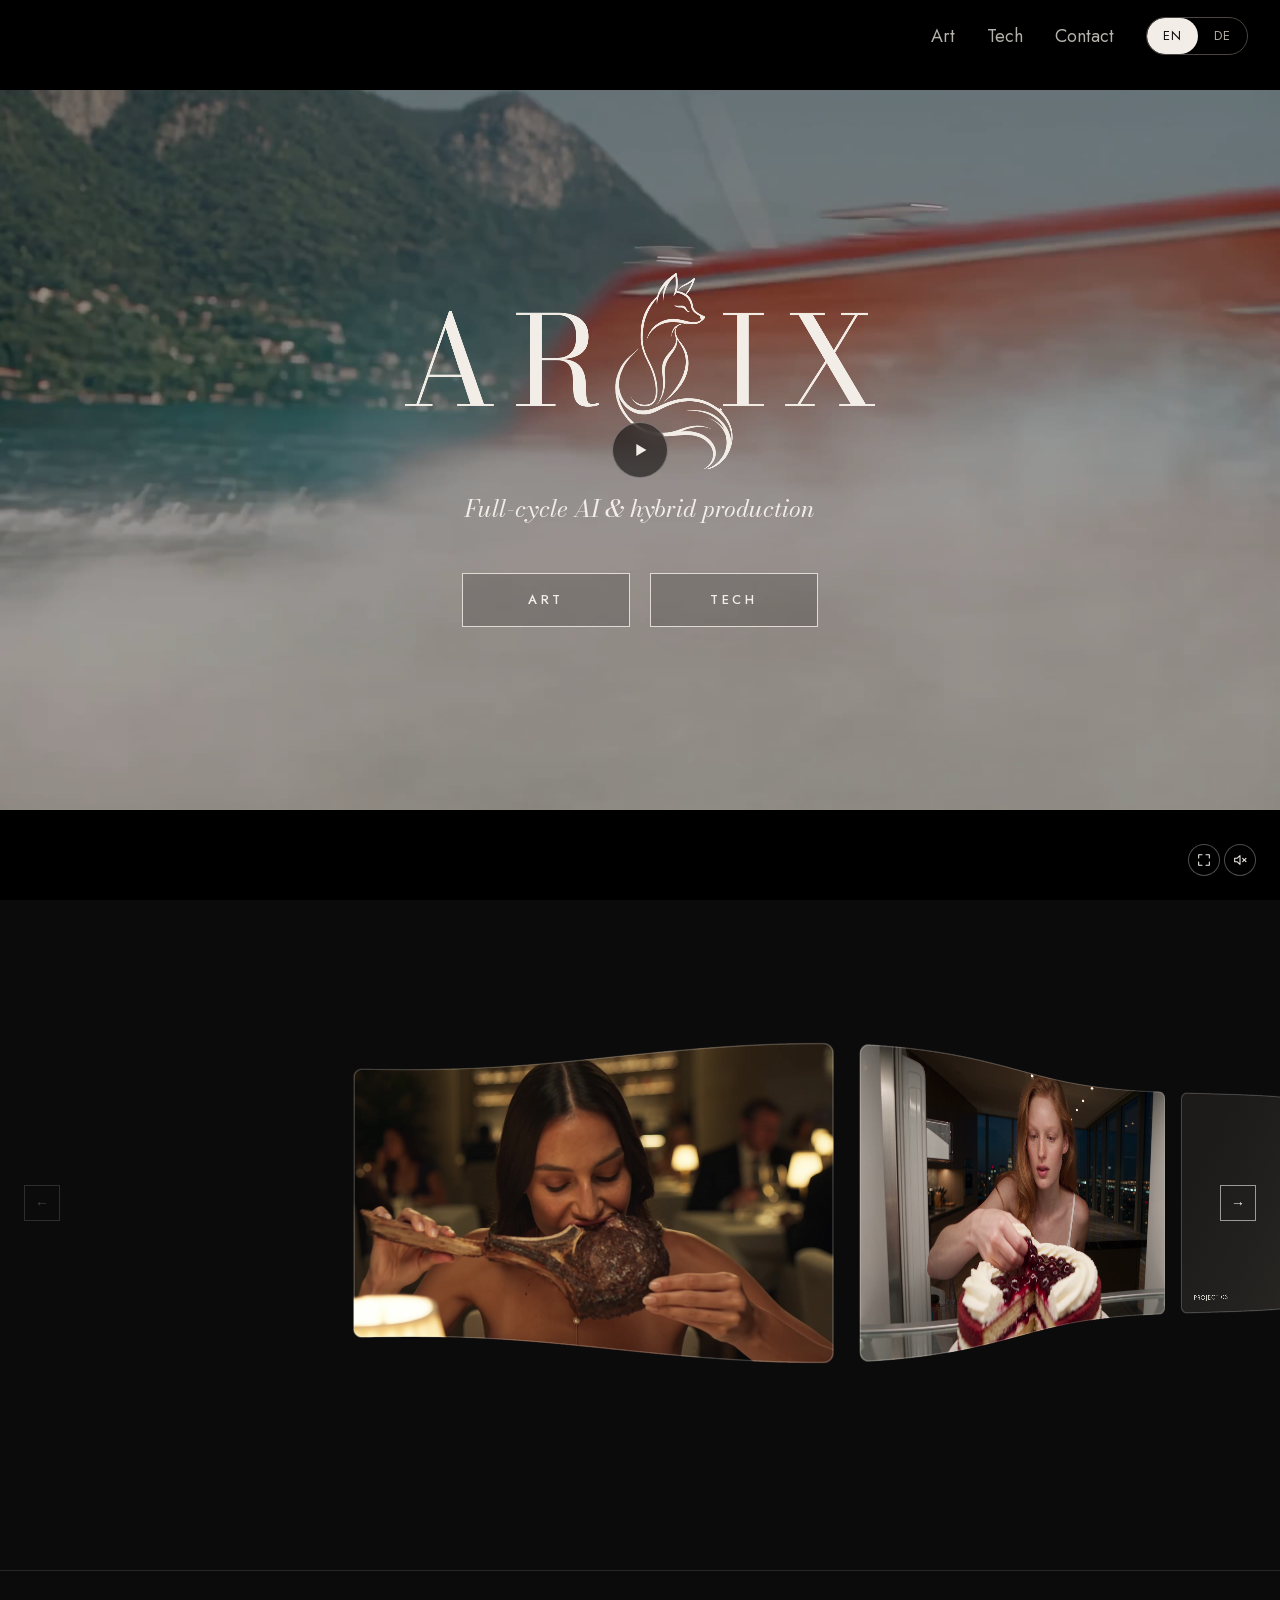
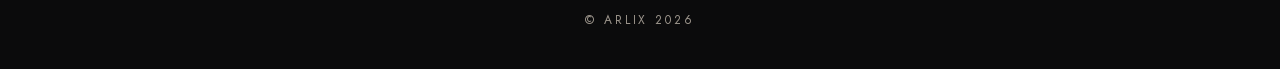
<file: index.html>
<!DOCTYPE html><!--bM2KFgs_JIRgIepv9IS1u--><html lang="en" class="__variable_2a31ca __variable_6a71ce"><head><meta charSet="utf-8"/><meta name="viewport" content="width=device-width, initial-scale=1"/><link rel="preload" href="/_next/static/media/5bbac197f803cc34-s.p.woff2" as="font" crossorigin="" type="font/woff2"/><link rel="preload" href="/_next/static/media/821d76e08f562279-s.p.woff2" as="font" crossorigin="" type="font/woff2"/><link rel="preload" href="/_next/static/media/95c8264a6767742a-s.p.woff2" as="font" crossorigin="" type="font/woff2"/><link rel="preload" href="/_next/static/media/9a8547324877773b-s.p.woff2" as="font" crossorigin="" type="font/woff2"/><link rel="preload" href="/_next/static/media/9dd75fadc5b3df29-s.p.woff2" as="font" crossorigin="" type="font/woff2"/><link rel="preload" href="/_next/static/media/e4043985c18db9d8-s.p.woff2" as="font" crossorigin="" type="font/woff2"/><link rel="preload" as="image" href="/arlix-logo-white.png"/><link rel="stylesheet" href="/_next/static/css/89e8f5875e5faea0.css" data-precedence="next"/><link rel="preload" as="script" fetchPriority="low" href="/_next/static/chunks/webpack-64ccb27e2158ce73.js"/><script src="/_next/static/chunks/4bd1b696-c023c6e3521b1417.js" async=""></script><script src="/_next/static/chunks/255-0e5ac6cd71b0e266.js" async=""></script><script src="/_next/static/chunks/main-app-4726110de7689269.js" async=""></script><script src="/_next/static/chunks/619-ba102abea3e3d0e4.js" async=""></script><script src="/_next/static/chunks/app/layout-55ba41ff5fac58a6.js" async=""></script><script src="/_next/static/chunks/263-0bd88939cb080f24.js" async=""></script><script src="/_next/static/chunks/app/page-1071cc2ed5cb1111.js" async=""></script><meta name="next-size-adjust" content=""/><title>Arlix</title><meta name="description" content="Full-cycle AI &amp; hybrid production"/><link rel="icon" href="/icon.png?243e70b7e83ca41b" type="image/png" sizes="512x512"/><script src="/_next/static/chunks/polyfills-42372ed130431b0a.js" noModule=""></script></head><body class="min-h-screen"><div hidden=""><!--$--><!--/$--></div><header class="fixed bg-gradient-to-b from-black/45 to-transparent top-0 inset-x-0 z-50 font-body text-[#F2EDE6]"><div class="flex items-center justify-between gap-3 px-4 sm:px-8 h-14 sm:h-[72px]"><a aria-label="Arlix" class="shrink-0 flex items-center transition-opacity duration-500 opacity-0 pointer-events-none" href="/"><img src="/arlix-logo-white.png" alt="Arlix" width="1400" height="585" class="h-9 sm:h-[46px] w-auto select-none" draggable="false"/></a><nav class="flex items-center gap-4 sm:gap-8 text-[15px] sm:text-lg font-normal"><a class="text-[#F2EDE6]/75 hover:text-[#C9A962]" href="/art/">Art</a><a class="text-[#F2EDE6]/75 hover:text-[#C9A962]" href="/tech/">Tech</a><a class="text-[#F2EDE6]/75 hover:text-[#C9A962]" href="/contact/">Contact</a><div class="flex border border-[#4A4540] rounded-full overflow-hidden text-[11px] sm:text-[13px] tracking-[0.08em] shrink-0" title="Language stub, no translation yet"><button class="px-2.5 sm:px-4 py-1.5 sm:py-2 rounded-full bg-[#F2EDE6] text-[#0B0B0C]">EN</button><button class="px-2.5 sm:px-4 py-1.5 sm:py-2 rounded-full text-[#B5ADA3]">DE</button></div></nav></div></header><main class="flex flex-col min-h-[calc(100svh-58px)] md:block md:min-h-0"><h1 class="sr-only">Arlix</h1><div class="relative overflow-hidden bg-black mt-14 aspect-video w-full md:mt-0 md:aspect-auto md:h-[100svh]"><video class="absolute inset-0 h-full w-full object-contain" src="/showreel-1-web.mp4" poster="/showreel-poster.jpg" autoPlay="" muted="" loop="" playsInline="" preload="auto"></video><div role="button" aria-label="Open showreel" class="absolute inset-0 bg-black/35 cursor-zoom-in"></div><div class="relative h-full pointer-events-none [&amp;_a]:pointer-events-auto [&amp;_button]:pointer-events-auto"><div class="md:hidden absolute inset-0 bg-[linear-gradient(to_bottom,#0B0B0C_0%,rgba(11,11,12,0)_22%,rgba(11,11,12,0)_55%,#0B0B0C_100%)]"></div><div class="hidden md:flex h-full flex-col items-center justify-center text-center px-6"><canvas width="1400" height="585" role="img" aria-label="Arlix" class="w-[min(56vw,470px)] h-auto"></canvas><p class="mt-6 font-display italic text-2xl text-[#F2EDE6]">Full-cycle AI &amp; hybrid production</p><div class="mt-12 flex gap-5 font-body"><a class="frame-btn" href="/art/">Art</a><a class="frame-btn" href="/tech/">Tech</a></div></div></div><button type="button" aria-label="Turn sound on" class="absolute z-20 h-8 w-8 rounded-full bg-black/55 border border-white/30 text-[#F2EDE6] flex items-center justify-center backdrop-blur-sm hover:border-[#C9A962] hover:text-[#C9A962] transition-colors bottom-2 right-2 md:bottom-6 md:right-6"><svg aria-hidden="true" width="16" height="16" viewBox="0 0 24 24" fill="none" stroke="currentColor" stroke-width="1.6" stroke-linecap="round" stroke-linejoin="round"><path d="M4 9.5h3.5L12 5.5v13l-4.5-4H4z"></path><path d="M16 9.5l5 5"></path><path d="M21 9.5l-5 5"></path></svg></button><button type="button" aria-label="Watch full screen" class="absolute z-20 bottom-2 right-11 md:bottom-6 md:right-[3.75rem] h-8 w-8 rounded-full bg-black/55 border border-white/30 text-[#F2EDE6] flex items-center justify-center backdrop-blur-sm hover:border-[#C9A962] hover:text-[#C9A962] transition-colors"><svg aria-hidden="true" width="16" height="16" viewBox="0 0 24 24" fill="none" stroke="currentColor" stroke-width="1.6" stroke-linecap="round" stroke-linejoin="round"><path d="M4 9V4h5"></path><path d="M20 9V4h-5"></path><path d="M4 15v5h5"></path><path d="M20 15v5h-5"></path></svg></button></div><div class="flex-[0.6] md:hidden"></div><div class="md:hidden relative z-10 flex flex-col items-center text-center px-6 pt-1"><canvas width="1400" height="585" role="img" aria-label="Arlix" class="w-[150px] h-auto"></canvas><div class="mt-2"><p class="font-display italic text-[#F2EDE6] text-[15px]">Full-cycle AI &amp; hybrid production</p></div><div class="mt-3.5"><div class="flex font-body gap-2.5"><a class="frame-btn !min-w-0 !w-[104px] !h-9 !text-[10px]" href="/art/">Art</a><a class="frame-btn !min-w-0 !w-[104px] !h-9 !text-[10px]" href="/tech/">Tech</a></div></div></div><div class="flex-1 md:hidden"></div><section aria-label="Selected work" class="relative bg-[#0B0B0C] pt-2 pb-1 md:pt-16 md:pb-16"><div class="relative overflow-hidden select-none" style="height:896px"><canvas aria-hidden="true" class="absolute inset-0 h-full w-full" style="touch-action:pan-y;cursor:grab"></canvas><a href="/art/#food-restaurants" class="absolute z-10 font-body uppercase tracking-[0.2em] text-[#F2EDE6] transition-opacity duration-300 whitespace-nowrap bg-[rgba(11,11,12,0.55)] backdrop-blur-sm px-2.5 py-1.5 rounded-[4px]" style="left:calc(50% + -367.82611421823515px);top:calc(50% + 191.14382687580084px);font-size:14.55136276028183px;opacity:0;pointer-events:none;text-shadow:0 1px 8px rgba(0,0,0,0.6)">Food &amp; Restaurants<!-- --> <span aria-hidden="true">→</span></a><button aria-label="Previous" disabled="" class="absolute left-3 sm:left-6 top-1/2 -translate-y-1/2 z-10 h-9 w-9 flex items-center justify-center border border-[rgba(242,237,230,0.6)] text-[#F2EDE6] text-sm hover:text-[#C9A962] hover:border-[#C9A962] disabled:opacity-25 transition-colors">←</button><button aria-label="Next" class="absolute right-3 sm:right-6 top-1/2 -translate-y-1/2 z-10 h-9 w-9 flex items-center justify-center border border-[rgba(242,237,230,0.6)] text-[#F2EDE6] text-sm hover:text-[#C9A962] hover:border-[#C9A962] disabled:opacity-25 transition-colors">→</button></div></section><div class="flex-[0.6] md:hidden"></div></main><!--$--><!--/$--><footer class="bg-[#0B0B0C] mt-1 md:mt-16 border-t border-[rgba(242,237,230,0.12)] px-6 pt-4 md:pt-10 pb-[calc(1.25rem+env(safe-area-inset-bottom))] md:pb-[calc(2.5rem+env(safe-area-inset-bottom))] text-center font-body text-[12px] tracking-[0.24em] uppercase text-[#9B948B]">© Arlix 2026</footer><script src="/_next/static/chunks/webpack-64ccb27e2158ce73.js" id="_R_" async=""></script><script>(self.__next_f=self.__next_f||[]).push([0])</script><script>self.__next_f.push([1,"1:\"$Sreact.fragment\"\n2:I[5325,[\"619\",\"static/chunks/619-ba102abea3e3d0e4.js\",\"177\",\"static/chunks/app/layout-55ba41ff5fac58a6.js\"],\"default\"]\n3:I[9766,[],\"\"]\n4:I[8924,[],\"\"]\n5:I[3629,[\"619\",\"static/chunks/619-ba102abea3e3d0e4.js\",\"263\",\"static/chunks/263-0bd88939cb080f24.js\",\"974\",\"static/chunks/app/page-1071cc2ed5cb1111.js\"],\"default\"]\n6:I[6856,[\"619\",\"static/chunks/619-ba102abea3e3d0e4.js\",\"263\",\"static/chunks/263-0bd88939cb080f24.js\",\"974\",\"static/chunks/app/page-1071cc2ed5cb1111.js\"],\"default\"]\n7:I[2619,[\"619\",\"static/chunks/619-ba102abea3e3d0e4.js\",\"263\",\"static/chunks/263-0bd88939cb080f24.js\",\"974\",\"static/chunks/app/page-1071cc2ed5cb1111.js\"],\"\"]\n8:I[3536,[\"619\",\"static/chunks/619-ba102abea3e3d0e4.js\",\"263\",\"static/chunks/263-0bd88939cb080f24.js\",\"974\",\"static/chunks/app/page-1071cc2ed5cb1111.js\"],\"default\"]\n9:I[4431,[],\"OutletBoundary\"]\nb:I[5278,[],\"AsyncMetadataOutlet\"]\nd:I[4431,[],\"ViewportBoundary\"]\nf:I[4431,[],\"MetadataBoundary\"]\n10:\"$Sreact.suspense\"\n12:I[7150,[],\"\"]\n:HL[\"/_next/static/media/5bbac197f803cc34-s.p.woff2\",\"font\",{\"crossOrigin\":\"\",\"type\":\"font/woff2\"}]\n:HL[\"/_next/static/media/821d76e08f562279-s.p.woff2\",\"font\",{\"crossOrigin\":\"\",\"type\":\"font/woff2\"}]\n:HL[\"/_next/static/media/95c8264a6767742a-s.p.woff2\",\"font\",{\"crossOrigin\":\"\",\"type\":\"font/woff2\"}]\n:HL[\"/_next/static/media/9a8547324877773b-s.p.woff2\",\"font\",{\"crossOrigin\":\"\",\"type\":\"font/woff2\"}]\n:HL[\"/_next/static/media/9dd75fadc5b3df29-s.p.woff2\",\"font\",{\"crossOrigin\":\"\",\"type\":\"font/woff2\"}]\n:HL[\"/_next/static/media/e4043985c18db9d8-s.p.woff2\",\"font\",{\"crossOrigin\":\"\",\"type\":\"font/woff2\"}]\n:HL[\"/_next/static/css/89e8f5875e5faea0.css\",\"style\"]\n"])</script><script>self.__next_f.push([1,"0:{\"P\":null,\"b\":\"bM2KFgs_JIRgIepv9IS1u\",\"p\":\"\",\"c\":[\"\",\"\"],\"i\":false,\"f\":[[[\"\",{\"children\":[\"__PAGE__\",{}]},\"$undefined\",\"$undefined\",true],[\"\",[\"$\",\"$1\",\"c\",{\"children\":[[[\"$\",\"link\",\"0\",{\"rel\":\"stylesheet\",\"href\":\"/_next/static/css/89e8f5875e5faea0.css\",\"precedence\":\"next\",\"crossOrigin\":\"$undefined\",\"nonce\":\"$undefined\"}]],[\"$\",\"html\",null,{\"lang\":\"en\",\"className\":\"__variable_2a31ca __variable_6a71ce\",\"children\":[\"$\",\"body\",null,{\"className\":\"min-h-screen\",\"children\":[[\"$\",\"$L2\",null,{}],[\"$\",\"$L3\",null,{\"parallelRouterKey\":\"children\",\"error\":\"$undefined\",\"errorStyles\":\"$undefined\",\"errorScripts\":\"$undefined\",\"template\":[\"$\",\"$L4\",null,{}],\"templateStyles\":\"$undefined\",\"templateScripts\":\"$undefined\",\"notFound\":[[[\"$\",\"title\",null,{\"children\":\"404: This page could not be found.\"}],[\"$\",\"div\",null,{\"style\":{\"fontFamily\":\"system-ui,\\\"Segoe UI\\\",Roboto,Helvetica,Arial,sans-serif,\\\"Apple Color Emoji\\\",\\\"Segoe UI Emoji\\\"\",\"height\":\"100vh\",\"textAlign\":\"center\",\"display\":\"flex\",\"flexDirection\":\"column\",\"alignItems\":\"center\",\"justifyContent\":\"center\"},\"children\":[\"$\",\"div\",null,{\"children\":[[\"$\",\"style\",null,{\"dangerouslySetInnerHTML\":{\"__html\":\"body{color:#000;background:#fff;margin:0}.next-error-h1{border-right:1px solid rgba(0,0,0,.3)}@media (prefers-color-scheme:dark){body{color:#fff;background:#000}.next-error-h1{border-right:1px solid rgba(255,255,255,.3)}}\"}}],[\"$\",\"h1\",null,{\"className\":\"next-error-h1\",\"style\":{\"display\":\"inline-block\",\"margin\":\"0 20px 0 0\",\"padding\":\"0 23px 0 0\",\"fontSize\":24,\"fontWeight\":500,\"verticalAlign\":\"top\",\"lineHeight\":\"49px\"},\"children\":404}],[\"$\",\"div\",null,{\"style\":{\"display\":\"inline-block\"},\"children\":[\"$\",\"h2\",null,{\"style\":{\"fontSize\":14,\"fontWeight\":400,\"lineHeight\":\"49px\",\"margin\":0},\"children\":\"This page could not be found.\"}]}]]}]}]],[]],\"forbidden\":\"$undefined\",\"unauthorized\":\"$undefined\"}],[\"$\",\"footer\",null,{\"className\":\"bg-[#0B0B0C] mt-1 md:mt-16 border-t border-[rgba(242,237,230,0.12)] px-6 pt-4 md:pt-10 pb-[calc(1.25rem+env(safe-area-inset-bottom))] md:pb-[calc(2.5rem+env(safe-area-inset-bottom))] text-center font-body text-[12px] tracking-[0.24em] uppercase text-[#9B948B]\",\"children\":\"© Arlix 2026\"}]]}]}]]}],{\"children\":[\"__PAGE__\",[\"$\",\"$1\",\"c\",{\"children\":[[\"$\",\"main\",null,{\"className\":\"flex flex-col min-h-[calc(100svh-58px)] md:block md:min-h-0\",\"children\":[[\"$\",\"h1\",null,{\"className\":\"sr-only\",\"children\":\"Arlix\"}],[\"$\",\"$L5\",null,{\"className\":\"mt-14 aspect-video w-full md:mt-0 md:aspect-auto md:h-[100svh]\",\"children\":[[\"$\",\"div\",null,{\"className\":\"md:hidden absolute inset-0 bg-[linear-gradient(to_bottom,#0B0B0C_0%,rgba(11,11,12,0)_22%,rgba(11,11,12,0)_55%,#0B0B0C_100%)]\"}],[\"$\",\"div\",null,{\"className\":\"hidden md:flex h-full flex-col items-center justify-center text-center px-6\",\"children\":[[\"$\",\"$L6\",null,{\"src\":\"/arlix-logo-white.png\",\"className\":\"w-[min(56vw,470px)] h-auto\"}],[\"$\",\"p\",null,{\"className\":\"mt-6 font-display italic text-2xl text-[#F2EDE6]\",\"children\":\"Full-cycle AI \u0026 hybrid production\"}],[\"$\",\"div\",null,{\"className\":\"mt-12 flex gap-5 font-body\",\"children\":[[\"$\",\"$L7\",null,{\"href\":\"/art\",\"className\":\"frame-btn\",\"children\":\"Art\"}],[\"$\",\"$L7\",null,{\"href\":\"/tech\",\"className\":\"frame-btn\",\"children\":\"Tech\"}]]}]]}]]}],[\"$\",\"div\",null,{\"className\":\"flex-[0.6] md:hidden\"}],[\"$\",\"div\",null,{\"className\":\"md:hidden relative z-10 flex flex-col items-center text-center px-6 pt-1\",\"children\":[[\"$\",\"$L6\",null,{\"src\":\"/arlix-logo-white.png\",\"className\":\"w-[150px] h-auto\"}],[\"$\",\"div\",null,{\"className\":\"mt-2\",\"children\":[\"$\",\"p\",null,{\"className\":\"font-display italic text-[#F2EDE6] text-[15px]\",\"children\":\"Full-cycle AI \u0026 hybrid production\"}]}],[\"$\",\"div\",null,{\"className\":\"mt-3.5\",\"children\":[\"$\",\"div\",null,{\"className\":\"flex font-body gap-2.5\",\"children\":[[\"$\",\"$L7\",null,{\"href\":\"/art\",\"className\":\"frame-btn !min-w-0 !w-[104px] !h-9 !text-[10px]\",\"children\":\"Art\"}],[\"$\",\"$L7\",null,{\"href\":\"/tech\",\"className\":\"frame-btn !min-w-0 !w-[104px] !h-9 !text-[10px]\",\"children\":\"Tech\"}]]}]}]]}],[\"$\",\"div\",null,{\"className\":\"flex-1 md:hidden\"}],[\"$\",\"$L8\",null,{}],[\"$\",\"div\",null,{\"className\":\"flex-[0.6] md:hidden\"}]]}],null,[\"$\",\"$L9\",null,{\"children\":[\"$La\",[\"$\",\"$Lb\",null,{\"promise\":\"$@c\"}]]}]]}],{},null,false]},null,false],[\"$\",\"$1\",\"h\",{\"children\":[null,[[\"$\",\"$Ld\",null,{\"children\":\"$Le\"}],[\"$\",\"meta\",null,{\"name\":\"next-size-adjust\",\"content\":\"\"}]],[\"$\",\"$Lf\",null,{\"children\":[\"$\",\"div\",null,{\"hidden\":true,\"children\":[\"$\",\"$10\",null,{\"fallback\":null,\"children\":\"$L11\"}]}]}]]}],false]],\"m\":\"$undefined\",\"G\":[\"$12\",[]],\"s\":false,\"S\":true}\n"])</script><script>self.__next_f.push([1,"e:[[\"$\",\"meta\",\"0\",{\"charSet\":\"utf-8\"}],[\"$\",\"meta\",\"1\",{\"name\":\"viewport\",\"content\":\"width=device-width, initial-scale=1\"}]]\na:null\n"])</script><script>self.__next_f.push([1,"13:I[622,[],\"IconMark\"]\nc:{\"metadata\":[[\"$\",\"title\",\"0\",{\"children\":\"Arlix\"}],[\"$\",\"meta\",\"1\",{\"name\":\"description\",\"content\":\"Full-cycle AI \u0026 hybrid production\"}],[\"$\",\"link\",\"2\",{\"rel\":\"icon\",\"href\":\"/icon.png?243e70b7e83ca41b\",\"type\":\"image/png\",\"sizes\":\"512x512\"}],[\"$\",\"$L13\",\"3\",{}]],\"error\":null,\"digest\":\"$undefined\"}\n"])</script><script>self.__next_f.push([1,"11:\"$c:metadata\"\n"])</script></body></html>
</file>
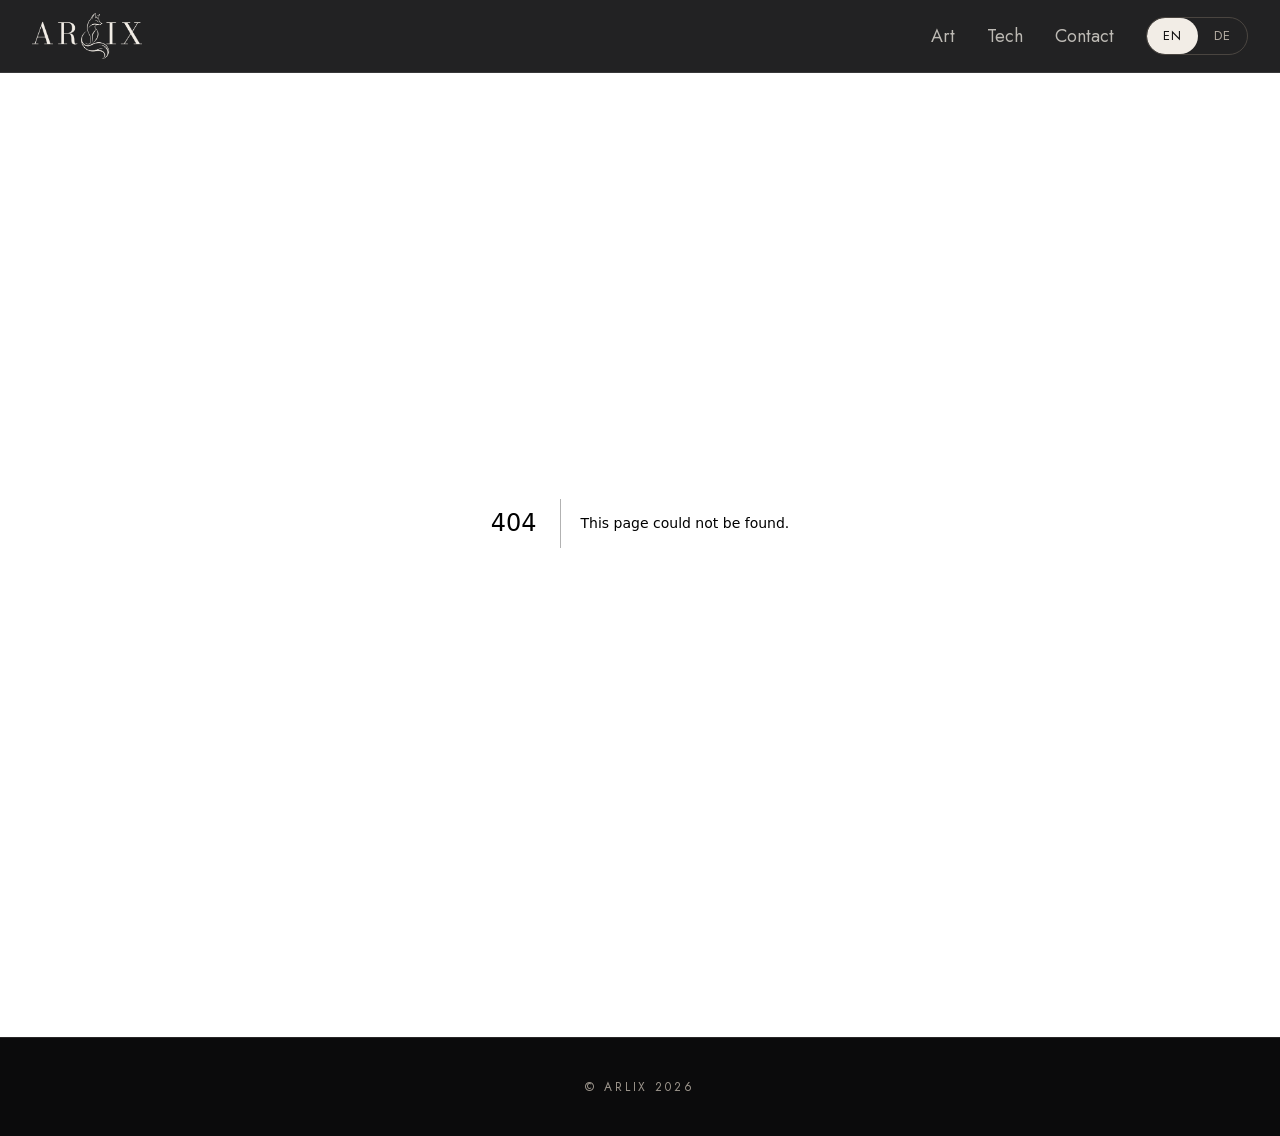
<file: 404/index.html>
<!DOCTYPE html><!--bM2KFgs_JIRgIepv9IS1u--><html lang="en" class="__variable_2a31ca __variable_6a71ce"><head><meta charSet="utf-8"/><meta name="viewport" content="width=device-width, initial-scale=1"/><link rel="preload" href="/_next/static/media/5bbac197f803cc34-s.p.woff2" as="font" crossorigin="" type="font/woff2"/><link rel="preload" href="/_next/static/media/821d76e08f562279-s.p.woff2" as="font" crossorigin="" type="font/woff2"/><link rel="preload" href="/_next/static/media/95c8264a6767742a-s.p.woff2" as="font" crossorigin="" type="font/woff2"/><link rel="preload" href="/_next/static/media/9a8547324877773b-s.p.woff2" as="font" crossorigin="" type="font/woff2"/><link rel="preload" href="/_next/static/media/9dd75fadc5b3df29-s.p.woff2" as="font" crossorigin="" type="font/woff2"/><link rel="preload" href="/_next/static/media/e4043985c18db9d8-s.p.woff2" as="font" crossorigin="" type="font/woff2"/><link rel="preload" as="image" href="/arlix-logo-white.png"/><link rel="stylesheet" href="/_next/static/css/89e8f5875e5faea0.css" data-precedence="next"/><link rel="preload" as="script" fetchPriority="low" href="/_next/static/chunks/webpack-64ccb27e2158ce73.js"/><script src="/_next/static/chunks/4bd1b696-c023c6e3521b1417.js" async=""></script><script src="/_next/static/chunks/255-0e5ac6cd71b0e266.js" async=""></script><script src="/_next/static/chunks/main-app-4726110de7689269.js" async=""></script><script src="/_next/static/chunks/619-ba102abea3e3d0e4.js" async=""></script><script src="/_next/static/chunks/app/layout-55ba41ff5fac58a6.js" async=""></script><meta name="robots" content="noindex"/><meta name="next-size-adjust" content=""/><title>404: This page could not be found.</title><title>Arlix</title><meta name="description" content="Full-cycle AI &amp; hybrid production"/><link rel="icon" href="/icon.png?243e70b7e83ca41b" type="image/png" sizes="512x512"/><script src="/_next/static/chunks/polyfills-42372ed130431b0a.js" noModule=""></script></head><body class="min-h-screen"><div hidden=""><!--$--><!--/$--></div><header class="sticky bg-[#0B0B0C]/90 backdrop-blur border-b border-white/10 top-0 inset-x-0 z-50 font-body text-[#F2EDE6]"><div class="flex items-center justify-between gap-3 px-4 sm:px-8 h-14 sm:h-[72px]"><a aria-label="Arlix" class="shrink-0 flex items-center transition-opacity duration-500 opacity-100" href="/"><img src="/arlix-logo-white.png" alt="Arlix" width="1400" height="585" class="h-9 sm:h-[46px] w-auto select-none" draggable="false"/></a><nav class="flex items-center gap-4 sm:gap-8 text-[15px] sm:text-lg font-normal"><a class="text-[#F2EDE6]/75 hover:text-[#C9A962]" href="/art/">Art</a><a class="text-[#F2EDE6]/75 hover:text-[#C9A962]" href="/tech/">Tech</a><a class="text-[#F2EDE6]/75 hover:text-[#C9A962]" href="/contact/">Contact</a><div class="flex border border-[#4A4540] rounded-full overflow-hidden text-[11px] sm:text-[13px] tracking-[0.08em] shrink-0" title="Language stub, no translation yet"><button class="px-2.5 sm:px-4 py-1.5 sm:py-2 rounded-full bg-[#F2EDE6] text-[#0B0B0C]">EN</button><button class="px-2.5 sm:px-4 py-1.5 sm:py-2 rounded-full text-[#B5ADA3]">DE</button></div></nav></div></header><div style="font-family:system-ui,&quot;Segoe UI&quot;,Roboto,Helvetica,Arial,sans-serif,&quot;Apple Color Emoji&quot;,&quot;Segoe UI Emoji&quot;;height:100vh;text-align:center;display:flex;flex-direction:column;align-items:center;justify-content:center"><div><style>body{color:#000;background:#fff;margin:0}.next-error-h1{border-right:1px solid rgba(0,0,0,.3)}@media (prefers-color-scheme:dark){body{color:#fff;background:#000}.next-error-h1{border-right:1px solid rgba(255,255,255,.3)}}</style><h1 class="next-error-h1" style="display:inline-block;margin:0 20px 0 0;padding:0 23px 0 0;font-size:24px;font-weight:500;vertical-align:top;line-height:49px">404</h1><div style="display:inline-block"><h2 style="font-size:14px;font-weight:400;line-height:49px;margin:0">This page could not be found.</h2></div></div></div><!--$--><!--/$--><footer class="bg-[#0B0B0C] mt-1 md:mt-16 border-t border-[rgba(242,237,230,0.12)] px-6 pt-4 md:pt-10 pb-[calc(1.25rem+env(safe-area-inset-bottom))] md:pb-[calc(2.5rem+env(safe-area-inset-bottom))] text-center font-body text-[12px] tracking-[0.24em] uppercase text-[#9B948B]">© Arlix 2026</footer><script src="/_next/static/chunks/webpack-64ccb27e2158ce73.js" id="_R_" async=""></script><script>(self.__next_f=self.__next_f||[]).push([0])</script><script>self.__next_f.push([1,"1:\"$Sreact.fragment\"\n2:I[5325,[\"619\",\"static/chunks/619-ba102abea3e3d0e4.js\",\"177\",\"static/chunks/app/layout-55ba41ff5fac58a6.js\"],\"default\"]\n3:I[9766,[],\"\"]\n4:I[8924,[],\"\"]\n5:I[4431,[],\"OutletBoundary\"]\n7:I[5278,[],\"AsyncMetadataOutlet\"]\n9:I[4431,[],\"ViewportBoundary\"]\nb:I[4431,[],\"MetadataBoundary\"]\nc:\"$Sreact.suspense\"\ne:I[7150,[],\"\"]\n:HL[\"/_next/static/media/5bbac197f803cc34-s.p.woff2\",\"font\",{\"crossOrigin\":\"\",\"type\":\"font/woff2\"}]\n:HL[\"/_next/static/media/821d76e08f562279-s.p.woff2\",\"font\",{\"crossOrigin\":\"\",\"type\":\"font/woff2\"}]\n:HL[\"/_next/static/media/95c8264a6767742a-s.p.woff2\",\"font\",{\"crossOrigin\":\"\",\"type\":\"font/woff2\"}]\n:HL[\"/_next/static/media/9a8547324877773b-s.p.woff2\",\"font\",{\"crossOrigin\":\"\",\"type\":\"font/woff2\"}]\n:HL[\"/_next/static/media/9dd75fadc5b3df29-s.p.woff2\",\"font\",{\"crossOrigin\":\"\",\"type\":\"font/woff2\"}]\n:HL[\"/_next/static/media/e4043985c18db9d8-s.p.woff2\",\"font\",{\"crossOrigin\":\"\",\"type\":\"font/woff2\"}]\n:HL[\"/_next/static/css/89e8f5875e5faea0.css\",\"style\"]\n"])</script><script>self.__next_f.push([1,"0:{\"P\":null,\"b\":\"bM2KFgs_JIRgIepv9IS1u\",\"p\":\"\",\"c\":[\"\",\"_not-found\",\"\"],\"i\":false,\"f\":[[[\"\",{\"children\":[\"/_not-found\",{\"children\":[\"__PAGE__\",{}]}]},\"$undefined\",\"$undefined\",true],[\"\",[\"$\",\"$1\",\"c\",{\"children\":[[[\"$\",\"link\",\"0\",{\"rel\":\"stylesheet\",\"href\":\"/_next/static/css/89e8f5875e5faea0.css\",\"precedence\":\"next\",\"crossOrigin\":\"$undefined\",\"nonce\":\"$undefined\"}]],[\"$\",\"html\",null,{\"lang\":\"en\",\"className\":\"__variable_2a31ca __variable_6a71ce\",\"children\":[\"$\",\"body\",null,{\"className\":\"min-h-screen\",\"children\":[[\"$\",\"$L2\",null,{}],[\"$\",\"$L3\",null,{\"parallelRouterKey\":\"children\",\"error\":\"$undefined\",\"errorStyles\":\"$undefined\",\"errorScripts\":\"$undefined\",\"template\":[\"$\",\"$L4\",null,{}],\"templateStyles\":\"$undefined\",\"templateScripts\":\"$undefined\",\"notFound\":\"$undefined\",\"forbidden\":\"$undefined\",\"unauthorized\":\"$undefined\"}],[\"$\",\"footer\",null,{\"className\":\"bg-[#0B0B0C] mt-1 md:mt-16 border-t border-[rgba(242,237,230,0.12)] px-6 pt-4 md:pt-10 pb-[calc(1.25rem+env(safe-area-inset-bottom))] md:pb-[calc(2.5rem+env(safe-area-inset-bottom))] text-center font-body text-[12px] tracking-[0.24em] uppercase text-[#9B948B]\",\"children\":\"© Arlix 2026\"}]]}]}]]}],{\"children\":[\"/_not-found\",[\"$\",\"$1\",\"c\",{\"children\":[null,[\"$\",\"$L3\",null,{\"parallelRouterKey\":\"children\",\"error\":\"$undefined\",\"errorStyles\":\"$undefined\",\"errorScripts\":\"$undefined\",\"template\":[\"$\",\"$L4\",null,{}],\"templateStyles\":\"$undefined\",\"templateScripts\":\"$undefined\",\"notFound\":\"$undefined\",\"forbidden\":\"$undefined\",\"unauthorized\":\"$undefined\"}]]}],{\"children\":[\"__PAGE__\",[\"$\",\"$1\",\"c\",{\"children\":[[[\"$\",\"title\",null,{\"children\":\"404: This page could not be found.\"}],[\"$\",\"div\",null,{\"style\":{\"fontFamily\":\"system-ui,\\\"Segoe UI\\\",Roboto,Helvetica,Arial,sans-serif,\\\"Apple Color Emoji\\\",\\\"Segoe UI Emoji\\\"\",\"height\":\"100vh\",\"textAlign\":\"center\",\"display\":\"flex\",\"flexDirection\":\"column\",\"alignItems\":\"center\",\"justifyContent\":\"center\"},\"children\":[\"$\",\"div\",null,{\"children\":[[\"$\",\"style\",null,{\"dangerouslySetInnerHTML\":{\"__html\":\"body{color:#000;background:#fff;margin:0}.next-error-h1{border-right:1px solid rgba(0,0,0,.3)}@media (prefers-color-scheme:dark){body{color:#fff;background:#000}.next-error-h1{border-right:1px solid rgba(255,255,255,.3)}}\"}}],[\"$\",\"h1\",null,{\"className\":\"next-error-h1\",\"style\":{\"display\":\"inline-block\",\"margin\":\"0 20px 0 0\",\"padding\":\"0 23px 0 0\",\"fontSize\":24,\"fontWeight\":500,\"verticalAlign\":\"top\",\"lineHeight\":\"49px\"},\"children\":404}],[\"$\",\"div\",null,{\"style\":{\"display\":\"inline-block\"},\"children\":[\"$\",\"h2\",null,{\"style\":{\"fontSize\":14,\"fontWeight\":400,\"lineHeight\":\"49px\",\"margin\":0},\"children\":\"This page could not be found.\"}]}]]}]}]],null,[\"$\",\"$L5\",null,{\"children\":[\"$L6\",[\"$\",\"$L7\",null,{\"promise\":\"$@8\"}]]}]]}],{},null,false]},null,false]},null,false],[\"$\",\"$1\",\"h\",{\"children\":[[\"$\",\"meta\",null,{\"name\":\"robots\",\"content\":\"noindex\"}],[[\"$\",\"$L9\",null,{\"children\":\"$La\"}],[\"$\",\"meta\",null,{\"name\":\"next-size-adjust\",\"content\":\"\"}]],[\"$\",\"$Lb\",null,{\"children\":[\"$\",\"div\",null,{\"hidden\":true,\"children\":[\"$\",\"$c\",null,{\"fallback\":null,\"children\":\"$Ld\"}]}]}]]}],false]],\"m\":\"$undefined\",\"G\":[\"$e\",[]],\"s\":false,\"S\":true}\n"])</script><script>self.__next_f.push([1,"a:[[\"$\",\"meta\",\"0\",{\"charSet\":\"utf-8\"}],[\"$\",\"meta\",\"1\",{\"name\":\"viewport\",\"content\":\"width=device-width, initial-scale=1\"}]]\n6:null\n"])</script><script>self.__next_f.push([1,"f:I[622,[],\"IconMark\"]\n8:{\"metadata\":[[\"$\",\"title\",\"0\",{\"children\":\"Arlix\"}],[\"$\",\"meta\",\"1\",{\"name\":\"description\",\"content\":\"Full-cycle AI \u0026 hybrid production\"}],[\"$\",\"link\",\"2\",{\"rel\":\"icon\",\"href\":\"/icon.png?243e70b7e83ca41b\",\"type\":\"image/png\",\"sizes\":\"512x512\"}],[\"$\",\"$Lf\",\"3\",{}]],\"error\":null,\"digest\":\"$undefined\"}\n"])</script><script>self.__next_f.push([1,"d:\"$8:metadata\"\n"])</script></body></html>
</file>
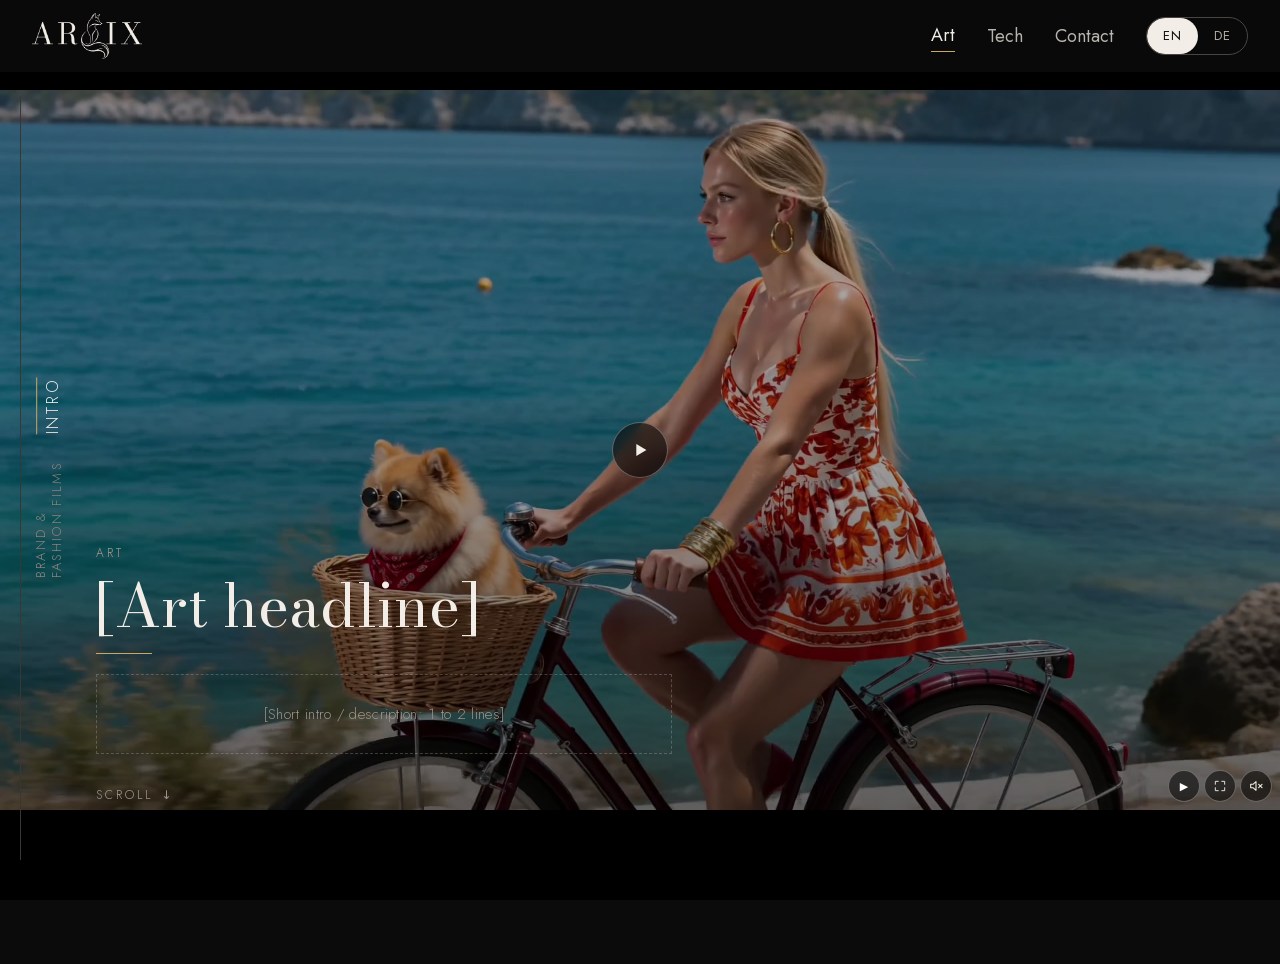
<file: art/index.html>
<!DOCTYPE html><!--bM2KFgs_JIRgIepv9IS1u--><html lang="en" class="__variable_2a31ca __variable_6a71ce"><head><meta charSet="utf-8"/><meta name="viewport" content="width=device-width, initial-scale=1"/><link rel="preload" href="/_next/static/media/5bbac197f803cc34-s.p.woff2" as="font" crossorigin="" type="font/woff2"/><link rel="preload" href="/_next/static/media/821d76e08f562279-s.p.woff2" as="font" crossorigin="" type="font/woff2"/><link rel="preload" href="/_next/static/media/95c8264a6767742a-s.p.woff2" as="font" crossorigin="" type="font/woff2"/><link rel="preload" href="/_next/static/media/9a8547324877773b-s.p.woff2" as="font" crossorigin="" type="font/woff2"/><link rel="preload" href="/_next/static/media/9dd75fadc5b3df29-s.p.woff2" as="font" crossorigin="" type="font/woff2"/><link rel="preload" href="/_next/static/media/e4043985c18db9d8-s.p.woff2" as="font" crossorigin="" type="font/woff2"/><link rel="preload" as="image" href="/arlix-logo-white.png"/><link rel="preload" as="image" href="/art/hybrid/carousel/01-hook-nodrones.jpg"/><link rel="stylesheet" href="/_next/static/css/89e8f5875e5faea0.css" data-precedence="next"/><link rel="preload" as="script" fetchPriority="low" href="/_next/static/chunks/webpack-64ccb27e2158ce73.js"/><script src="/_next/static/chunks/4bd1b696-c023c6e3521b1417.js" async=""></script><script src="/_next/static/chunks/255-0e5ac6cd71b0e266.js" async=""></script><script src="/_next/static/chunks/main-app-4726110de7689269.js" async=""></script><script src="/_next/static/chunks/619-ba102abea3e3d0e4.js" async=""></script><script src="/_next/static/chunks/app/layout-55ba41ff5fac58a6.js" async=""></script><script src="/_next/static/chunks/c15bf2b0-23b96f27db3d4449.js" async=""></script><script src="/_next/static/chunks/674-22e6f6d46a139d2d.js" async=""></script><script src="/_next/static/chunks/926-6284770128ffc426.js" async=""></script><script src="/_next/static/chunks/app/art/page-8895254a9e6a7079.js" async=""></script><meta name="next-size-adjust" content=""/><title>Arlix</title><meta name="description" content="Full-cycle AI &amp; hybrid production"/><link rel="icon" href="/icon.png?243e70b7e83ca41b" type="image/png" sizes="512x512"/><script src="/_next/static/chunks/polyfills-42372ed130431b0a.js" noModule=""></script></head><body class="min-h-screen"><div hidden=""><!--$--><!--/$--></div><header class="fixed bg-[#0B0B0C]/85 backdrop-blur top-0 inset-x-0 z-50 font-body text-[#F2EDE6]"><div class="flex items-center justify-between gap-3 px-4 sm:px-8 h-14 sm:h-[72px]"><a aria-label="Arlix" class="shrink-0 flex items-center transition-opacity duration-500 opacity-100" href="/"><img src="/arlix-logo-white.png" alt="Arlix" width="1400" height="585" class="h-9 sm:h-[46px] w-auto select-none" draggable="false"/></a><nav class="flex items-center gap-4 sm:gap-8 text-[15px] sm:text-lg font-normal"><a class="border-b border-[#C9A962] pb-0.5" href="/art/">Art</a><a class="text-[#F2EDE6]/75 hover:text-[#C9A962]" href="/tech/">Tech</a><a class="text-[#F2EDE6]/75 hover:text-[#C9A962]" href="/contact/">Contact</a><div class="flex border border-[#4A4540] rounded-full overflow-hidden text-[11px] sm:text-[13px] tracking-[0.08em] shrink-0" title="Language stub, no translation yet"><button class="px-2.5 sm:px-4 py-1.5 sm:py-2 rounded-full bg-[#F2EDE6] text-[#0B0B0C]">EN</button><button class="px-2.5 sm:px-4 py-1.5 sm:py-2 rounded-full text-[#B5ADA3]">DE</button></div></nav></div></header><div class="fixed inset-0 art-theme"><nav aria-label="Sections" class="fixed left-3 sm:left-5 top-14 sm:top-[72px] bottom-4 z-40 flex items-center gap-2 sm:gap-3 w-12 pointer-events-none"><div class="relative self-stretch my-6 w-px bg-[#3A3632] shrink-0"><div class="absolute inset-0 bg-[#C9A962] origin-top" style="transform:scaleY(0)"></div></div><ol class="flex flex-col items-center gap-7 max-h-full overflow-visible shrink-0 pointer-events-auto"><li class="flex"><button aria-label="Intro" aria-current="true" class="relative font-body uppercase whitespace-nowrap flex flex-row-reverse leading-[1.2] rotate-180 tracking-[0.18em] transition-colors duration-300 text-[#F2EDE6] text-[16px] border-r border-[#C9A962] pr-1.5"><span class="block [writing-mode:vertical-rl]">Intro</span></button></li><li class="flex"><button aria-label="Brand &amp; Fashion Films" class="relative font-body uppercase whitespace-nowrap flex flex-row-reverse leading-[1.2] rotate-180 tracking-[0.18em] transition-colors duration-300 text-[#8A837A] text-[13px] hover:text-[#C9A962]"><span class="block [writing-mode:vertical-rl]">Brand &amp;</span><span class="block [writing-mode:vertical-rl]">Fashion Films</span></button></li></ol></nav><div class="relative h-full w-full overflow-y-scroll snap-y snap-mandatory no-scrollbar"><section data-snap-item="true" data-index="0" id="intro" class="relative h-[100svh] w-full snap-start snap-always overflow-hidden bg-[#0B0B0C] max-md:!h-auto"><div data-snap-inner="true" class="h-full w-full will-change-transform origin-center relative flex flex-col pt-14 md:block md:pt-0"><div class="relative bg-black md:absolute md:inset-0 md:flex md:items-center md:justify-center"><div class="relative w-full aspect-video md:max-w-[calc(100svh*16/9)]"><video src="/art/artworks/taormina.mp4" poster="/art/artworks/taormina.jpg" autoPlay="" muted="" loop="" playsInline="" preload="auto" class="absolute inset-0 h-full w-full object-cover" aria-label="Taormina · Sicily · WIP"></video><div role="button" aria-label="Taormina · Sicily · WIP (click to enlarge)" class="md:hidden absolute inset-0 bg-black/35 bg-[linear-gradient(to_top,rgba(0,0,0,0.45),transparent_55%)] cursor-zoom-in"></div><div class="md:hidden absolute left-16 right-28 bottom-3 pointer-events-none"><div class="label mb-1">Art</div><h1 class="font-display font-normal text-2xl leading-[1.05] mb-2">[Art headline]</h1><div class="gold-rule"></div></div><button type="button" aria-label="Turn sound on" class="absolute z-20 h-8 w-8 rounded-full bg-black/55 border border-white/30 text-[#F2EDE6] flex items-center justify-center backdrop-blur-sm hover:border-[#C9A962] hover:text-[#C9A962] transition-colors right-2 bottom-2"><svg aria-hidden="true" width="16" height="16" viewBox="0 0 24 24" fill="none" stroke="currentColor" stroke-width="1.6" stroke-linecap="round" stroke-linejoin="round"><path d="M4 9.5h3.5L12 5.5v13l-4.5-4H4z"></path><path d="M16 9.5l5 5"></path><path d="M21 9.5l-5 5"></path></svg></button><button type="button" aria-label="Watch full screen" class="absolute z-20 h-8 w-8 rounded-full bg-black/55 border border-white/30 text-[#F2EDE6] flex items-center justify-center backdrop-blur-sm hover:border-[#C9A962] hover:text-[#C9A962] transition-colors right-11 bottom-2"><svg aria-hidden="true" width="14" height="14" viewBox="0 0 24 24" fill="none" stroke="currentColor" stroke-width="1.6" stroke-linecap="round" stroke-linejoin="round"><path d="M4 9V4h5"></path><path d="M20 9V4h-5"></path><path d="M4 15v5h5"></path><path d="M20 15v5h-5"></path></svg></button><button type="button" aria-label="Play" class="absolute right-20 bottom-2 z-20 h-8 w-8 rounded-full bg-black/55 border border-white/30 text-white text-[11px] leading-none flex items-center justify-center backdrop-blur-sm ">▶</button></div></div><div class="md:hidden pl-16 pr-6 pt-4 pb-10"><div class="ph flex items-center justify-center text-center p-4 h-16 max-w-xl">[Short intro / description: 1 to 2 lines]</div><div class="label mt-5">Scroll ↓</div></div><div role="button" aria-label="Taormina · Sicily · WIP (click to enlarge)" class="hidden md:block absolute inset-0 z-0 bg-black/35 bg-[linear-gradient(to_top,rgba(0,0,0,0.5),transparent_55%)] cursor-zoom-in"></div><div class="hidden md:flex relative h-full flex-col justify-end pb-24 pl-[4.5rem] lg:pl-24 pr-6 max-w-4xl pointer-events-none"><div class="label mb-3">Art</div><div class="font-display font-normal text-6xl leading-[1.05] mb-4">[Art headline]</div><div class="gold-rule mb-5"></div><div class="ph flex items-center justify-center text-center p-4 h-20 max-w-xl">[Short intro / description: 1 to 2 lines]</div><div class="label mt-8">Scroll ↓</div></div></div></section><section data-snap-item="true" data-index="1" id="brand-fashion-films" class="relative h-[100svh] w-full snap-start snap-always overflow-hidden bg-[#0B0B0C]"><div data-snap-inner="true" class="h-full w-full will-change-transform origin-center"><div class="h-full w-full grid grid-rows-[auto_auto_1fr] content-start md:content-stretch md:grid-rows-1 md:grid-cols-[minmax(0,1fr)_minmax(0,2fr)] [&amp;&gt;*:nth-child(2)]:order-2 md:[&amp;&gt;*:nth-child(2)]:order-none gap-4 md:gap-8 pl-16 sm:pl-[4.5rem] pr-4 md:pr-6 pt-20 pb-6 md:pb-8"><div class="contents md:flex md:flex-col md:justify-center min-w-0"><div class="order-1 md:order-none"><h2 class="font-display font-normal text-3xl md:text-5xl leading-[1.05] mb-3 md:mb-5">Brand &amp; Fashion Films</h2><div class="gold-rule md:mb-3"></div></div><div class="order-3 md:order-none min-w-0"><div class="ph flex items-center justify-center text-center p-4 h-16 md:h-28 mt-2">[Description: what this service is, 2 to 3 lines]</div></div></div><div class="min-h-0 min-w-0 flex items-center justify-center"><div class="relative bg-black overflow-hidden aspect-video w-full "><video src="/art/brand-fashion-films.mp4" poster="/art/brand-fashion-films.jpg" muted="" loop="" playsInline="" preload="metadata" class="absolute inset-0 h-full w-full object-contain cursor-zoom-in" aria-label="Hervé Léger · origin film (click to enlarge)"></video><button type="button" aria-label="Turn sound on" class="absolute z-20 h-8 w-8 rounded-full bg-black/55 border border-white/30 text-[#F2EDE6] flex items-center justify-center backdrop-blur-sm hover:border-[#C9A962] hover:text-[#C9A962] transition-colors right-2 bottom-2"><svg aria-hidden="true" width="16" height="16" viewBox="0 0 24 24" fill="none" stroke="currentColor" stroke-width="1.6" stroke-linecap="round" stroke-linejoin="round"><path d="M4 9.5h3.5L12 5.5v13l-4.5-4H4z"></path><path d="M16 9.5l5 5"></path><path d="M21 9.5l-5 5"></path></svg></button><button type="button" aria-label="Watch full screen" class="absolute z-20 h-8 w-8 rounded-full bg-black/55 border border-white/30 text-[#F2EDE6] flex items-center justify-center backdrop-blur-sm hover:border-[#C9A962] hover:text-[#C9A962] transition-colors right-11 bottom-2"><svg aria-hidden="true" width="14" height="14" viewBox="0 0 24 24" fill="none" stroke="currentColor" stroke-width="1.6" stroke-linecap="round" stroke-linejoin="round"><path d="M4 9V4h5"></path><path d="M20 9V4h-5"></path><path d="M4 15v5h5"></path><path d="M20 15v5h-5"></path></svg></button><button type="button" aria-label="Play" class="absolute right-20 bottom-2 z-20 h-8 w-8 rounded-full bg-black/55 border border-white/30 text-white text-[11px] leading-none flex items-center justify-center backdrop-blur-sm ">▶</button></div></div></div></div></section><section data-snap-item="true" data-index="2" id="hybrid" class="relative h-[100svh] w-full snap-start snap-always overflow-hidden bg-[#0B0B0C]"><div data-snap-inner="true" class="h-full w-full will-change-transform origin-center"><div class="h-full w-full grid grid-rows-[auto_auto_1fr] content-start md:content-stretch md:grid-rows-1 md:grid-cols-[minmax(0,1fr)_minmax(0,2fr)] [&amp;&gt;*:nth-child(2)]:order-2 md:[&amp;&gt;*:nth-child(2)]:order-none gap-4 md:gap-8 pl-16 sm:pl-[4.5rem] pr-4 md:pr-6 pt-20 pb-6 md:pb-8"><div class="contents md:flex md:flex-col md:justify-center min-w-0"><div class="order-1 md:order-none"><h2 class="font-display font-normal text-3xl md:text-5xl leading-[1.05] mb-3 md:mb-5">Hybrid</h2><div class="gold-rule md:mb-3"></div></div><div class="order-3 md:order-none min-w-0"><div class="ph flex items-center justify-center text-center p-4 h-16 md:h-28 mt-2">[Description: what this service is, 2 to 3 lines]</div><p class="label mt-3 opacity-70">Film + process carousel (10 slides, Instagram order)</p></div></div><div class="hybrid-media min-h-0 min-w-0 h-[var(--ph)] md:h-auto"><div class="relative bg-black overflow-hidden aspect-[9/16] w-full hybrid-film"><video muted="" loop="" playsInline="" preload="none" class="absolute inset-0 h-full w-full object-contain cursor-zoom-in" aria-label="Le Plongeoir · Nice · hybrid film (click to enlarge)"></video><button type="button" aria-label="Turn sound on" class="absolute z-20 h-8 w-8 rounded-full bg-black/55 border border-white/30 text-[#F2EDE6] flex items-center justify-center backdrop-blur-sm hover:border-[#C9A962] hover:text-[#C9A962] transition-colors right-2 bottom-2"><svg aria-hidden="true" width="16" height="16" viewBox="0 0 24 24" fill="none" stroke="currentColor" stroke-width="1.6" stroke-linecap="round" stroke-linejoin="round"><path d="M4 9.5h3.5L12 5.5v13l-4.5-4H4z"></path><path d="M16 9.5l5 5"></path><path d="M21 9.5l-5 5"></path></svg></button><button type="button" aria-label="Watch full screen" class="absolute z-20 h-8 w-8 rounded-full bg-black/55 border border-white/30 text-[#F2EDE6] flex items-center justify-center backdrop-blur-sm hover:border-[#C9A962] hover:text-[#C9A962] transition-colors right-11 bottom-2"><svg aria-hidden="true" width="14" height="14" viewBox="0 0 24 24" fill="none" stroke="currentColor" stroke-width="1.6" stroke-linecap="round" stroke-linejoin="round"><path d="M4 9V4h5"></path><path d="M20 9V4h-5"></path><path d="M4 15v5h5"></path><path d="M20 15v5h-5"></path></svg></button><button type="button" aria-label="Play" class="absolute right-20 bottom-2 z-20 h-8 w-8 rounded-full bg-black/55 border border-white/30 text-white text-[11px] leading-none flex items-center justify-center backdrop-blur-sm ">▶</button></div><div class="relative bg-black overflow-hidden aspect-[4/5] hybrid-carousel"><img src="/art/hybrid/carousel/01-hook-nodrones.jpg" alt="Slide 1 · NO DRONES. NO CREW. JUST IPHONE PHOTOS." class="absolute inset-0 h-full w-full object-contain"/><button type="button" aria-label="Previous" class="absolute left-2 top-1/2 -translate-y-1/2 h-9 w-9 rounded-full bg-black/50 border border-white/20 text-white">‹</button><button type="button" aria-label="Next" class="absolute right-2 top-1/2 -translate-y-1/2 h-9 w-9 rounded-full bg-black/50 border border-white/20 text-white">›</button><div class="absolute bottom-3 inset-x-0 flex justify-center gap-1.5"><button type="button" aria-label="Go to slide 1" class="h-1.5 w-1.5 rounded-full bg-white"></button><button type="button" aria-label="Go to slide 2" class="h-1.5 w-1.5 rounded-full bg-white/35"></button><button type="button" aria-label="Go to slide 3" class="h-1.5 w-1.5 rounded-full bg-white/35"></button><button type="button" aria-label="Go to slide 4" class="h-1.5 w-1.5 rounded-full bg-white/35"></button><button type="button" aria-label="Go to slide 5" class="h-1.5 w-1.5 rounded-full bg-white/35"></button><button type="button" aria-label="Go to slide 6" class="h-1.5 w-1.5 rounded-full bg-white/35"></button><button type="button" aria-label="Go to slide 7" class="h-1.5 w-1.5 rounded-full bg-white/35"></button><button type="button" aria-label="Go to slide 8" class="h-1.5 w-1.5 rounded-full bg-white/35"></button><button type="button" aria-label="Go to slide 9" class="h-1.5 w-1.5 rounded-full bg-white/35"></button><button type="button" aria-label="Go to slide 10" class="h-1.5 w-1.5 rounded-full bg-white/35"></button></div></div></div></div></div></section><section data-snap-item="true" data-index="3" id="food-restaurants" class="relative h-[100svh] w-full snap-start snap-always overflow-hidden bg-[#0B0B0C]"><div data-snap-inner="true" class="h-full w-full will-change-transform origin-center"><div class="h-full w-full grid grid-rows-[auto_auto_1fr] content-start md:content-stretch md:grid-rows-1 md:grid-cols-[minmax(0,1fr)_minmax(0,2fr)] [&amp;&gt;*:nth-child(2)]:order-2 md:[&amp;&gt;*:nth-child(2)]:order-none gap-4 md:gap-8 pl-16 sm:pl-[4.5rem] pr-4 md:pr-6 pt-20 pb-6 md:pb-8"><div class="contents md:flex md:flex-col md:justify-center min-w-0"><div class="order-1 md:order-none"><h2 class="font-display font-normal text-3xl md:text-5xl leading-[1.05] mb-3 md:mb-5">Food &amp; Restaurants</h2><div class="gold-rule md:mb-3"></div></div><div class="order-3 md:order-none min-w-0"><div class="ph flex items-center justify-center text-center p-4 h-16 md:h-28 mt-2">[Description: what this service is, 2 to 3 lines]</div></div></div><div class="min-h-0 min-w-0 flex flex-col gap-3 md:h-full"><div class="relative bg-black overflow-hidden aspect-video w-full shrink-0"><video muted="" loop="" playsInline="" preload="none" class="absolute inset-0 h-full w-full object-contain cursor-zoom-in" aria-label="Food &amp; Restaurants film (click to enlarge)"></video><button type="button" aria-label="Turn sound on" class="absolute z-20 h-8 w-8 rounded-full bg-black/55 border border-white/30 text-[#F2EDE6] flex items-center justify-center backdrop-blur-sm hover:border-[#C9A962] hover:text-[#C9A962] transition-colors right-2 bottom-2"><svg aria-hidden="true" width="16" height="16" viewBox="0 0 24 24" fill="none" stroke="currentColor" stroke-width="1.6" stroke-linecap="round" stroke-linejoin="round"><path d="M4 9.5h3.5L12 5.5v13l-4.5-4H4z"></path><path d="M16 9.5l5 5"></path><path d="M21 9.5l-5 5"></path></svg></button><button type="button" aria-label="Watch full screen" class="absolute z-20 h-8 w-8 rounded-full bg-black/55 border border-white/30 text-[#F2EDE6] flex items-center justify-center backdrop-blur-sm hover:border-[#C9A962] hover:text-[#C9A962] transition-colors right-11 bottom-2"><svg aria-hidden="true" width="14" height="14" viewBox="0 0 24 24" fill="none" stroke="currentColor" stroke-width="1.6" stroke-linecap="round" stroke-linejoin="round"><path d="M4 9V4h5"></path><path d="M20 9V4h-5"></path><path d="M4 15v5h5"></path><path d="M20 15v5h-5"></path></svg></button><button type="button" aria-label="Play" class="absolute right-20 bottom-2 z-20 h-8 w-8 rounded-full bg-black/55 border border-white/30 text-white text-[11px] leading-none flex items-center justify-center backdrop-blur-sm ">▶</button></div><div class="h-[230px] md:h-auto md:flex-1 md:min-h-[200px]"><div class="relative w-full overflow-hidden select-none " style="height:100%"><canvas aria-label="Works" class="absolute inset-0 h-full w-full" style="touch-action:pan-y;cursor:pointer"></canvas><button aria-label="Play Rupert · Petrus" class="absolute left-1/2 top-1/2 -translate-x-1/2 -translate-y-1/2 z-20 h-11 w-11 rounded-full bg-black/55 border border-white/30 text-[#F2EDE6] text-xs flex items-center justify-center backdrop-blur-sm hover:border-[#C9A962] hover:text-[#C9A962] transition-colors">▶</button><button aria-label="Previous" class="absolute top-1/2 -translate-y-1/2 z-30 h-9 w-9 flex items-center justify-center bg-black/50 border border-[rgba(242,237,230,0.6)] text-[#F2EDE6] text-sm hover:text-[#C9A962] hover:border-[#C9A962] disabled:opacity-0 disabled:pointer-events-none transition left-1">←</button><button aria-label="Next" class="absolute top-1/2 -translate-y-1/2 z-30 h-9 w-9 flex items-center justify-center bg-black/50 border border-[rgba(242,237,230,0.6)] text-[#F2EDE6] text-sm hover:text-[#C9A962] hover:border-[#C9A962] disabled:opacity-0 disabled:pointer-events-none transition right-1">→</button></div></div></div></div></div></section><section data-snap-item="true" data-index="4" id="animation" class="relative h-[100svh] w-full snap-start snap-always overflow-hidden bg-[#0B0B0C]"><div data-snap-inner="true" class="h-full w-full will-change-transform origin-center"><div class="h-full w-full grid grid-rows-[auto_auto_1fr] content-start md:content-stretch md:grid-rows-1 md:grid-cols-[minmax(0,1fr)_minmax(0,2fr)] [&amp;&gt;*:nth-child(2)]:order-2 md:[&amp;&gt;*:nth-child(2)]:order-none gap-4 md:gap-8 pl-16 sm:pl-[4.5rem] pr-4 md:pr-6 pt-20 pb-6 md:pb-8"><div class="contents md:flex md:flex-col md:justify-center min-w-0"><div class="order-1 md:order-none"><h2 class="font-display font-normal text-3xl md:text-5xl leading-[1.05] mb-3 md:mb-5">Animation</h2><div class="gold-rule md:mb-3"></div></div><div class="order-3 md:order-none min-w-0"><div class="ph flex items-center justify-center text-center p-4 h-16 md:h-28 mt-2">[Description: Amber City animated series, 2 to 3 lines]</div></div></div><div class="flex flex-col justify-center gap-3 min-h-0 min-w-0"><div class="relative bg-black overflow-hidden aspect-video w-full "><video muted="" loop="" playsInline="" preload="none" class="absolute inset-0 h-full w-full object-contain cursor-zoom-in" aria-label="Amber City · Ep 1 — Oskar (click to enlarge)"></video><button type="button" aria-label="Turn sound on" class="absolute z-20 h-8 w-8 rounded-full bg-black/55 border border-white/30 text-[#F2EDE6] flex items-center justify-center backdrop-blur-sm hover:border-[#C9A962] hover:text-[#C9A962] transition-colors right-2 bottom-2"><svg aria-hidden="true" width="16" height="16" viewBox="0 0 24 24" fill="none" stroke="currentColor" stroke-width="1.6" stroke-linecap="round" stroke-linejoin="round"><path d="M4 9.5h3.5L12 5.5v13l-4.5-4H4z"></path><path d="M16 9.5l5 5"></path><path d="M21 9.5l-5 5"></path></svg></button><button type="button" aria-label="Watch full screen" class="absolute z-20 h-8 w-8 rounded-full bg-black/55 border border-white/30 text-[#F2EDE6] flex items-center justify-center backdrop-blur-sm hover:border-[#C9A962] hover:text-[#C9A962] transition-colors right-11 bottom-2"><svg aria-hidden="true" width="14" height="14" viewBox="0 0 24 24" fill="none" stroke="currentColor" stroke-width="1.6" stroke-linecap="round" stroke-linejoin="round"><path d="M4 9V4h5"></path><path d="M20 9V4h-5"></path><path d="M4 15v5h5"></path><path d="M20 15v5h-5"></path></svg></button><button type="button" aria-label="Play" class="absolute right-20 bottom-2 z-20 h-8 w-8 rounded-full bg-black/55 border border-white/30 text-white text-[11px] leading-none flex items-center justify-center backdrop-blur-sm ">▶</button></div><div class="grid grid-cols-4 gap-2 md:gap-3 shrink-0"><div class="ph flex items-center justify-center text-center p-4 aspect-video w-full"></div><div class="ph flex items-center justify-center text-center p-4 aspect-video w-full"></div><div class="ph flex items-center justify-center text-center p-4 aspect-video w-full"></div><div class="ph flex items-center justify-center text-center p-4 aspect-video w-full"></div></div></div></div></div></section><section data-snap-item="true" data-index="5" id="commercials" class="relative h-[100svh] w-full snap-start snap-always overflow-hidden bg-[#0B0B0C]"><div data-snap-inner="true" class="h-full w-full will-change-transform origin-center"><div class="h-full w-full grid grid-rows-[auto_auto_1fr] content-start md:content-stretch md:grid-rows-1 md:grid-cols-[minmax(0,1fr)_minmax(0,2fr)] [&amp;&gt;*:nth-child(2)]:order-2 md:[&amp;&gt;*:nth-child(2)]:order-none gap-4 md:gap-8 pl-16 sm:pl-[4.5rem] pr-4 md:pr-6 pt-20 pb-6 md:pb-8"><div class="contents md:flex md:flex-col md:justify-center min-w-0"><div class="order-1 md:order-none"><h2 class="font-display font-normal text-3xl md:text-5xl leading-[1.05] mb-3 md:mb-5">Commercials</h2><div class="gold-rule md:mb-3"></div></div><div class="order-3 md:order-none min-w-0"><div class="ph flex items-center justify-center text-center p-4 h-16 md:h-28 mt-2">[Description: what this service is, 2 to 3 lines]</div></div></div><div class="min-h-0 min-w-0 flex items-center justify-center gap-3"><div class="relative bg-black overflow-hidden aspect-[9/16] w-full min-w-0 flex-1 max-w-[calc(var(--ph)*9/16)]"><video muted="" loop="" playsInline="" preload="none" class="absolute inset-0 h-full w-full object-contain cursor-zoom-in" aria-label="Lingerie · model + cat · Polish brand spec (click to enlarge)"></video><button type="button" aria-label="Turn sound on" class="absolute z-20 h-8 w-8 rounded-full bg-black/55 border border-white/30 text-[#F2EDE6] flex items-center justify-center backdrop-blur-sm hover:border-[#C9A962] hover:text-[#C9A962] transition-colors right-2 bottom-2"><svg aria-hidden="true" width="16" height="16" viewBox="0 0 24 24" fill="none" stroke="currentColor" stroke-width="1.6" stroke-linecap="round" stroke-linejoin="round"><path d="M4 9.5h3.5L12 5.5v13l-4.5-4H4z"></path><path d="M16 9.5l5 5"></path><path d="M21 9.5l-5 5"></path></svg></button><button type="button" aria-label="Watch full screen" class="absolute z-20 h-8 w-8 rounded-full bg-black/55 border border-white/30 text-[#F2EDE6] flex items-center justify-center backdrop-blur-sm hover:border-[#C9A962] hover:text-[#C9A962] transition-colors right-11 bottom-2"><svg aria-hidden="true" width="14" height="14" viewBox="0 0 24 24" fill="none" stroke="currentColor" stroke-width="1.6" stroke-linecap="round" stroke-linejoin="round"><path d="M4 9V4h5"></path><path d="M20 9V4h-5"></path><path d="M4 15v5h5"></path><path d="M20 15v5h-5"></path></svg></button><button type="button" aria-label="Play" class="absolute right-20 bottom-2 z-20 h-8 w-8 rounded-full bg-black/55 border border-white/30 text-white text-[11px] leading-none flex items-center justify-center backdrop-blur-sm ">▶</button></div><div class="relative bg-black overflow-hidden aspect-[9/16] w-full min-w-0 flex-1 max-w-[calc(var(--ph)*9/16)]"><video muted="" loop="" playsInline="" preload="none" class="absolute inset-0 h-full w-full object-contain cursor-zoom-in" aria-label="Lingerie · mannequin · Polish brand spec (click to enlarge)"></video><button type="button" aria-label="Turn sound on" class="absolute z-20 h-8 w-8 rounded-full bg-black/55 border border-white/30 text-[#F2EDE6] flex items-center justify-center backdrop-blur-sm hover:border-[#C9A962] hover:text-[#C9A962] transition-colors right-2 bottom-2"><svg aria-hidden="true" width="16" height="16" viewBox="0 0 24 24" fill="none" stroke="currentColor" stroke-width="1.6" stroke-linecap="round" stroke-linejoin="round"><path d="M4 9.5h3.5L12 5.5v13l-4.5-4H4z"></path><path d="M16 9.5l5 5"></path><path d="M21 9.5l-5 5"></path></svg></button><button type="button" aria-label="Watch full screen" class="absolute z-20 h-8 w-8 rounded-full bg-black/55 border border-white/30 text-[#F2EDE6] flex items-center justify-center backdrop-blur-sm hover:border-[#C9A962] hover:text-[#C9A962] transition-colors right-11 bottom-2"><svg aria-hidden="true" width="14" height="14" viewBox="0 0 24 24" fill="none" stroke="currentColor" stroke-width="1.6" stroke-linecap="round" stroke-linejoin="round"><path d="M4 9V4h5"></path><path d="M20 9V4h-5"></path><path d="M4 15v5h5"></path><path d="M20 15v5h-5"></path></svg></button><button type="button" aria-label="Play" class="absolute right-20 bottom-2 z-20 h-8 w-8 rounded-full bg-black/55 border border-white/30 text-white text-[11px] leading-none flex items-center justify-center backdrop-blur-sm ">▶</button></div><div class="relative bg-black overflow-hidden aspect-[9/16] w-full min-w-0 flex-1 max-w-[calc(var(--ph)*9/16)]"><video muted="" loop="" playsInline="" preload="none" class="absolute inset-0 h-full w-full object-contain cursor-zoom-in" aria-label="Wellendorff · spec (click to enlarge)"></video><button type="button" aria-label="Turn sound on" class="absolute z-20 h-8 w-8 rounded-full bg-black/55 border border-white/30 text-[#F2EDE6] flex items-center justify-center backdrop-blur-sm hover:border-[#C9A962] hover:text-[#C9A962] transition-colors right-2 bottom-2"><svg aria-hidden="true" width="16" height="16" viewBox="0 0 24 24" fill="none" stroke="currentColor" stroke-width="1.6" stroke-linecap="round" stroke-linejoin="round"><path d="M4 9.5h3.5L12 5.5v13l-4.5-4H4z"></path><path d="M16 9.5l5 5"></path><path d="M21 9.5l-5 5"></path></svg></button><button type="button" aria-label="Watch full screen" class="absolute z-20 h-8 w-8 rounded-full bg-black/55 border border-white/30 text-[#F2EDE6] flex items-center justify-center backdrop-blur-sm hover:border-[#C9A962] hover:text-[#C9A962] transition-colors right-11 bottom-2"><svg aria-hidden="true" width="14" height="14" viewBox="0 0 24 24" fill="none" stroke="currentColor" stroke-width="1.6" stroke-linecap="round" stroke-linejoin="round"><path d="M4 9V4h5"></path><path d="M20 9V4h-5"></path><path d="M4 15v5h5"></path><path d="M20 15v5h-5"></path></svg></button><button type="button" aria-label="Play" class="absolute right-20 bottom-2 z-20 h-8 w-8 rounded-full bg-black/55 border border-white/30 text-white text-[11px] leading-none flex items-center justify-center backdrop-blur-sm ">▶</button></div></div></div></div></section><section data-snap-item="true" data-index="6" id="ai-models-ugc" class="relative h-[100svh] w-full snap-start snap-always overflow-hidden bg-[#0B0B0C]"><div data-snap-inner="true" class="h-full w-full will-change-transform origin-center"><div class="h-full w-full grid grid-rows-[auto_auto_1fr] content-start md:content-stretch md:grid-rows-1 md:grid-cols-[minmax(0,1fr)_minmax(0,2fr)] [&amp;&gt;*:nth-child(2)]:order-2 md:[&amp;&gt;*:nth-child(2)]:order-none gap-4 md:gap-8 pl-16 sm:pl-[4.5rem] pr-4 md:pr-6 pt-20 pb-6 md:pb-8"><div class="contents md:flex md:flex-col md:justify-center min-w-0"><div class="order-1 md:order-none"><h2 class="font-display font-normal text-3xl md:text-5xl leading-[1.05] mb-3 md:mb-5">AI Models &amp; UGC</h2><div class="gold-rule md:mb-3"></div></div><div class="order-3 md:order-none min-w-0"><p class="mt-2 text-[13px] md:text-base leading-relaxed text-[#CFC8BE] max-w-xl">One face, made for your brand only. We create one or several AI models that become the face of your brand and appear nowhere else. A real model you book for a luxury watch campaign may turn up next month advertising a plumbing store. Yours never will. Same face in every campaign, no booking calendars, no usage rights to renew, ready for any market.</p></div></div><div class="min-h-0 min-w-0 flex flex-col gap-3 md:h-full"><div class="relative bg-black overflow-hidden aspect-video w-full shrink-0"><video muted="" loop="" playsInline="" preload="none" class="absolute inset-0 h-full w-full object-contain cursor-zoom-in" aria-label="Arlix Pâtisserie · macarons (click to enlarge)"></video><button type="button" aria-label="Turn sound on" class="absolute z-20 h-8 w-8 rounded-full bg-black/55 border border-white/30 text-[#F2EDE6] flex items-center justify-center backdrop-blur-sm hover:border-[#C9A962] hover:text-[#C9A962] transition-colors right-2 bottom-2"><svg aria-hidden="true" width="16" height="16" viewBox="0 0 24 24" fill="none" stroke="currentColor" stroke-width="1.6" stroke-linecap="round" stroke-linejoin="round"><path d="M4 9.5h3.5L12 5.5v13l-4.5-4H4z"></path><path d="M16 9.5l5 5"></path><path d="M21 9.5l-5 5"></path></svg></button><button type="button" aria-label="Watch full screen" class="absolute z-20 h-8 w-8 rounded-full bg-black/55 border border-white/30 text-[#F2EDE6] flex items-center justify-center backdrop-blur-sm hover:border-[#C9A962] hover:text-[#C9A962] transition-colors right-11 bottom-2"><svg aria-hidden="true" width="14" height="14" viewBox="0 0 24 24" fill="none" stroke="currentColor" stroke-width="1.6" stroke-linecap="round" stroke-linejoin="round"><path d="M4 9V4h5"></path><path d="M20 9V4h-5"></path><path d="M4 15v5h5"></path><path d="M20 15v5h-5"></path></svg></button><button type="button" aria-label="Play" class="absolute right-20 bottom-2 z-20 h-8 w-8 rounded-full bg-black/55 border border-white/30 text-white text-[11px] leading-none flex items-center justify-center backdrop-blur-sm ">▶</button></div><div class="h-[230px] md:h-auto md:flex-1 md:min-h-[200px]"><div class="relative w-full overflow-hidden select-none " style="height:100%"><canvas aria-label="Works" class="absolute inset-0 h-full w-full" style="touch-action:pan-y;cursor:pointer"></canvas><button aria-label="Play Keira · fashion film" class="absolute left-1/2 top-1/2 -translate-x-1/2 -translate-y-1/2 z-20 h-11 w-11 rounded-full bg-black/55 border border-white/30 text-[#F2EDE6] text-xs flex items-center justify-center backdrop-blur-sm hover:border-[#C9A962] hover:text-[#C9A962] transition-colors">▶</button></div></div></div></div></div></section><section data-snap-item="true" data-index="7" id="social-content" class="relative h-[100svh] w-full snap-start snap-always overflow-hidden bg-[#0B0B0C]"><div data-snap-inner="true" class="h-full w-full will-change-transform origin-center"><div class="h-full w-full grid grid-rows-[auto_auto_1fr] content-start md:content-stretch md:grid-rows-1 md:grid-cols-[minmax(0,1fr)_minmax(0,2fr)] [&amp;&gt;*:nth-child(2)]:order-2 md:[&amp;&gt;*:nth-child(2)]:order-none gap-4 md:gap-8 pl-16 sm:pl-[4.5rem] pr-4 md:pr-6 pt-20 pb-6 md:pb-8"><div class="contents md:flex md:flex-col md:justify-center min-w-0"><div class="order-1 md:order-none"><h2 class="font-display font-normal text-3xl md:text-5xl leading-[1.05] mb-3 md:mb-5">Social &amp; Trends</h2><div class="gold-rule md:mb-3"></div></div><div class="order-3 md:order-none min-w-0"><div class="ph flex items-center justify-center text-center p-4 h-16 md:h-28 mt-2">[Description: what this service is, 2 to 3 lines]</div></div></div><div class="min-h-0 min-w-0 flex items-center justify-center gap-3"><div class="relative bg-black overflow-hidden aspect-[9/16] w-full min-w-0 flex-1 max-w-[calc(var(--ph)*9/16)]"><video muted="" loop="" playsInline="" preload="none" class="absolute inset-0 h-full w-full object-contain cursor-zoom-in" aria-label="Paris · red suit · social (click to enlarge)"></video><button type="button" aria-label="Turn sound on" class="absolute z-20 h-8 w-8 rounded-full bg-black/55 border border-white/30 text-[#F2EDE6] flex items-center justify-center backdrop-blur-sm hover:border-[#C9A962] hover:text-[#C9A962] transition-colors right-2 bottom-2"><svg aria-hidden="true" width="16" height="16" viewBox="0 0 24 24" fill="none" stroke="currentColor" stroke-width="1.6" stroke-linecap="round" stroke-linejoin="round"><path d="M4 9.5h3.5L12 5.5v13l-4.5-4H4z"></path><path d="M16 9.5l5 5"></path><path d="M21 9.5l-5 5"></path></svg></button><button type="button" aria-label="Watch full screen" class="absolute z-20 h-8 w-8 rounded-full bg-black/55 border border-white/30 text-[#F2EDE6] flex items-center justify-center backdrop-blur-sm hover:border-[#C9A962] hover:text-[#C9A962] transition-colors right-11 bottom-2"><svg aria-hidden="true" width="14" height="14" viewBox="0 0 24 24" fill="none" stroke="currentColor" stroke-width="1.6" stroke-linecap="round" stroke-linejoin="round"><path d="M4 9V4h5"></path><path d="M20 9V4h-5"></path><path d="M4 15v5h5"></path><path d="M20 15v5h-5"></path></svg></button><button type="button" aria-label="Play" class="absolute right-20 bottom-2 z-20 h-8 w-8 rounded-full bg-black/55 border border-white/30 text-white text-[11px] leading-none flex items-center justify-center backdrop-blur-sm ">▶</button></div></div></div></div></section><section data-snap-item="true" data-index="8" id="pricing" class="relative h-[100svh] w-full snap-start snap-always overflow-hidden bg-[#0B0B0C]"><div data-snap-inner="true" class="h-full w-full will-change-transform origin-center"><div class="h-full flex flex-col justify-center pl-16 sm:pl-[4.5rem] lg:pl-24 pr-6 pt-16"><div class="label mb-3">Pricing</div><h2 class="font-display font-normal text-3xl md:text-5xl mb-8">Pricing</h2><div class="grid gap-4 md:grid-cols-3 max-w-5xl"><div class="ph flex items-center justify-center text-center p-4 h-44 flex-col gap-2"><span>[<!-- -->Package 1<!-- -->: name]</span><span>[Price]</span><span>[What is included]</span></div><div class="ph flex items-center justify-center text-center p-4 h-44 flex-col gap-2"><span>[<!-- -->Package 2<!-- -->: name]</span><span>[Price]</span><span>[What is included]</span></div><div class="ph flex items-center justify-center text-center p-4 h-44 flex-col gap-2"><span>[<!-- -->Package 3<!-- -->: name]</span><span>[Price]</span><span>[What is included]</span></div></div><div class="ph flex items-center justify-center text-center p-4 mt-4 h-12 max-w-5xl">[Pricing note: custom quotes, terms]</div></div></div></section><section data-snap-item="true" data-index="9" id="contact" class="relative h-[100svh] w-full snap-start snap-always overflow-hidden bg-[#0B0B0C]"><div data-snap-inner="true" class="h-full w-full will-change-transform origin-center"><div class="h-full flex flex-col items-center justify-center text-center pl-16 sm:pl-[4.5rem] lg:pl-24 pr-6"><div class="label mb-3">Contact</div><h2 class="font-display font-normal text-3xl md:text-5xl mb-6">Start a project</h2><div class="ph flex items-center justify-center text-center p-4 h-12 mb-8 w-full max-w-xl">[CTA line: invite to start a project]</div><a class="frame-btn" href="/contact/">Contact</a></div></div></section></div></div><!--$--><!--/$--><footer class="bg-[#0B0B0C] mt-1 md:mt-16 border-t border-[rgba(242,237,230,0.12)] px-6 pt-4 md:pt-10 pb-[calc(1.25rem+env(safe-area-inset-bottom))] md:pb-[calc(2.5rem+env(safe-area-inset-bottom))] text-center font-body text-[12px] tracking-[0.24em] uppercase text-[#9B948B]">© Arlix 2026</footer><script src="/_next/static/chunks/webpack-64ccb27e2158ce73.js" id="_R_" async=""></script><script>(self.__next_f=self.__next_f||[]).push([0])</script><script>self.__next_f.push([1,"1:\"$Sreact.fragment\"\n2:I[5325,[\"619\",\"static/chunks/619-ba102abea3e3d0e4.js\",\"177\",\"static/chunks/app/layout-55ba41ff5fac58a6.js\"],\"default\"]\n3:I[9766,[],\"\"]\n4:I[8924,[],\"\"]\n5:I[8926,[\"592\",\"static/chunks/c15bf2b0-23b96f27db3d4449.js\",\"619\",\"static/chunks/619-ba102abea3e3d0e4.js\",\"674\",\"static/chunks/674-22e6f6d46a139d2d.js\",\"926\",\"static/chunks/926-6284770128ffc426.js\",\"944\",\"static/chunks/app/art/page-8895254a9e6a7079.js\"],\"default\"]\n6:I[4431,[],\"OutletBoundary\"]\n8:I[5278,[],\"AsyncMetadataOutlet\"]\na:I[4431,[],\"ViewportBoundary\"]\nc:I[4431,[],\"MetadataBoundary\"]\nd:\"$Sreact.suspense\"\nf:I[7150,[],\"\"]\n:HL[\"/_next/static/media/5bbac197f803cc34-s.p.woff2\",\"font\",{\"crossOrigin\":\"\",\"type\":\"font/woff2\"}]\n:HL[\"/_next/static/media/821d76e08f562279-s.p.woff2\",\"font\",{\"crossOrigin\":\"\",\"type\":\"font/woff2\"}]\n:HL[\"/_next/static/media/95c8264a6767742a-s.p.woff2\",\"font\",{\"crossOrigin\":\"\",\"type\":\"font/woff2\"}]\n:HL[\"/_next/static/media/9a8547324877773b-s.p.woff2\",\"font\",{\"crossOrigin\":\"\",\"type\":\"font/woff2\"}]\n:HL[\"/_next/static/media/9dd75fadc5b3df29-s.p.woff2\",\"font\",{\"crossOrigin\":\"\",\"type\":\"font/woff2\"}]\n:HL[\"/_next/static/media/e4043985c18db9d8-s.p.woff2\",\"font\",{\"crossOrigin\":\"\",\"type\":\"font/woff2\"}]\n:HL[\"/_next/static/css/89e8f5875e5faea0.css\",\"style\"]\n"])</script><script>self.__next_f.push([1,"0:{\"P\":null,\"b\":\"bM2KFgs_JIRgIepv9IS1u\",\"p\":\"\",\"c\":[\"\",\"art\",\"\"],\"i\":false,\"f\":[[[\"\",{\"children\":[\"art\",{\"children\":[\"__PAGE__\",{}]}]},\"$undefined\",\"$undefined\",true],[\"\",[\"$\",\"$1\",\"c\",{\"children\":[[[\"$\",\"link\",\"0\",{\"rel\":\"stylesheet\",\"href\":\"/_next/static/css/89e8f5875e5faea0.css\",\"precedence\":\"next\",\"crossOrigin\":\"$undefined\",\"nonce\":\"$undefined\"}]],[\"$\",\"html\",null,{\"lang\":\"en\",\"className\":\"__variable_2a31ca __variable_6a71ce\",\"children\":[\"$\",\"body\",null,{\"className\":\"min-h-screen\",\"children\":[[\"$\",\"$L2\",null,{}],[\"$\",\"$L3\",null,{\"parallelRouterKey\":\"children\",\"error\":\"$undefined\",\"errorStyles\":\"$undefined\",\"errorScripts\":\"$undefined\",\"template\":[\"$\",\"$L4\",null,{}],\"templateStyles\":\"$undefined\",\"templateScripts\":\"$undefined\",\"notFound\":[[[\"$\",\"title\",null,{\"children\":\"404: This page could not be found.\"}],[\"$\",\"div\",null,{\"style\":{\"fontFamily\":\"system-ui,\\\"Segoe UI\\\",Roboto,Helvetica,Arial,sans-serif,\\\"Apple Color Emoji\\\",\\\"Segoe UI Emoji\\\"\",\"height\":\"100vh\",\"textAlign\":\"center\",\"display\":\"flex\",\"flexDirection\":\"column\",\"alignItems\":\"center\",\"justifyContent\":\"center\"},\"children\":[\"$\",\"div\",null,{\"children\":[[\"$\",\"style\",null,{\"dangerouslySetInnerHTML\":{\"__html\":\"body{color:#000;background:#fff;margin:0}.next-error-h1{border-right:1px solid rgba(0,0,0,.3)}@media (prefers-color-scheme:dark){body{color:#fff;background:#000}.next-error-h1{border-right:1px solid rgba(255,255,255,.3)}}\"}}],[\"$\",\"h1\",null,{\"className\":\"next-error-h1\",\"style\":{\"display\":\"inline-block\",\"margin\":\"0 20px 0 0\",\"padding\":\"0 23px 0 0\",\"fontSize\":24,\"fontWeight\":500,\"verticalAlign\":\"top\",\"lineHeight\":\"49px\"},\"children\":404}],[\"$\",\"div\",null,{\"style\":{\"display\":\"inline-block\"},\"children\":[\"$\",\"h2\",null,{\"style\":{\"fontSize\":14,\"fontWeight\":400,\"lineHeight\":\"49px\",\"margin\":0},\"children\":\"This page could not be found.\"}]}]]}]}]],[]],\"forbidden\":\"$undefined\",\"unauthorized\":\"$undefined\"}],[\"$\",\"footer\",null,{\"className\":\"bg-[#0B0B0C] mt-1 md:mt-16 border-t border-[rgba(242,237,230,0.12)] px-6 pt-4 md:pt-10 pb-[calc(1.25rem+env(safe-area-inset-bottom))] md:pb-[calc(2.5rem+env(safe-area-inset-bottom))] text-center font-body text-[12px] tracking-[0.24em] uppercase text-[#9B948B]\",\"children\":\"© Arlix 2026\"}]]}]}]]}],{\"children\":[\"art\",[\"$\",\"$1\",\"c\",{\"children\":[null,[\"$\",\"$L3\",null,{\"parallelRouterKey\":\"children\",\"error\":\"$undefined\",\"errorStyles\":\"$undefined\",\"errorScripts\":\"$undefined\",\"template\":[\"$\",\"$L4\",null,{}],\"templateStyles\":\"$undefined\",\"templateScripts\":\"$undefined\",\"notFound\":\"$undefined\",\"forbidden\":\"$undefined\",\"unauthorized\":\"$undefined\"}]]}],{\"children\":[\"__PAGE__\",[\"$\",\"$1\",\"c\",{\"children\":[[\"$\",\"$L5\",null,{}],null,[\"$\",\"$L6\",null,{\"children\":[\"$L7\",[\"$\",\"$L8\",null,{\"promise\":\"$@9\"}]]}]]}],{},null,false]},null,false]},null,false],[\"$\",\"$1\",\"h\",{\"children\":[null,[[\"$\",\"$La\",null,{\"children\":\"$Lb\"}],[\"$\",\"meta\",null,{\"name\":\"next-size-adjust\",\"content\":\"\"}]],[\"$\",\"$Lc\",null,{\"children\":[\"$\",\"div\",null,{\"hidden\":true,\"children\":[\"$\",\"$d\",null,{\"fallback\":null,\"children\":\"$Le\"}]}]}]]}],false]],\"m\":\"$undefined\",\"G\":[\"$f\",[]],\"s\":false,\"S\":true}\n"])</script><script>self.__next_f.push([1,"b:[[\"$\",\"meta\",\"0\",{\"charSet\":\"utf-8\"}],[\"$\",\"meta\",\"1\",{\"name\":\"viewport\",\"content\":\"width=device-width, initial-scale=1\"}]]\n7:null\n"])</script><script>self.__next_f.push([1,"10:I[622,[],\"IconMark\"]\n9:{\"metadata\":[[\"$\",\"title\",\"0\",{\"children\":\"Arlix\"}],[\"$\",\"meta\",\"1\",{\"name\":\"description\",\"content\":\"Full-cycle AI \u0026 hybrid production\"}],[\"$\",\"link\",\"2\",{\"rel\":\"icon\",\"href\":\"/icon.png?243e70b7e83ca41b\",\"type\":\"image/png\",\"sizes\":\"512x512\"}],[\"$\",\"$L10\",\"3\",{}]],\"error\":null,\"digest\":\"$undefined\"}\n"])</script><script>self.__next_f.push([1,"e:\"$9:metadata\"\n"])</script></body></html>
</file>
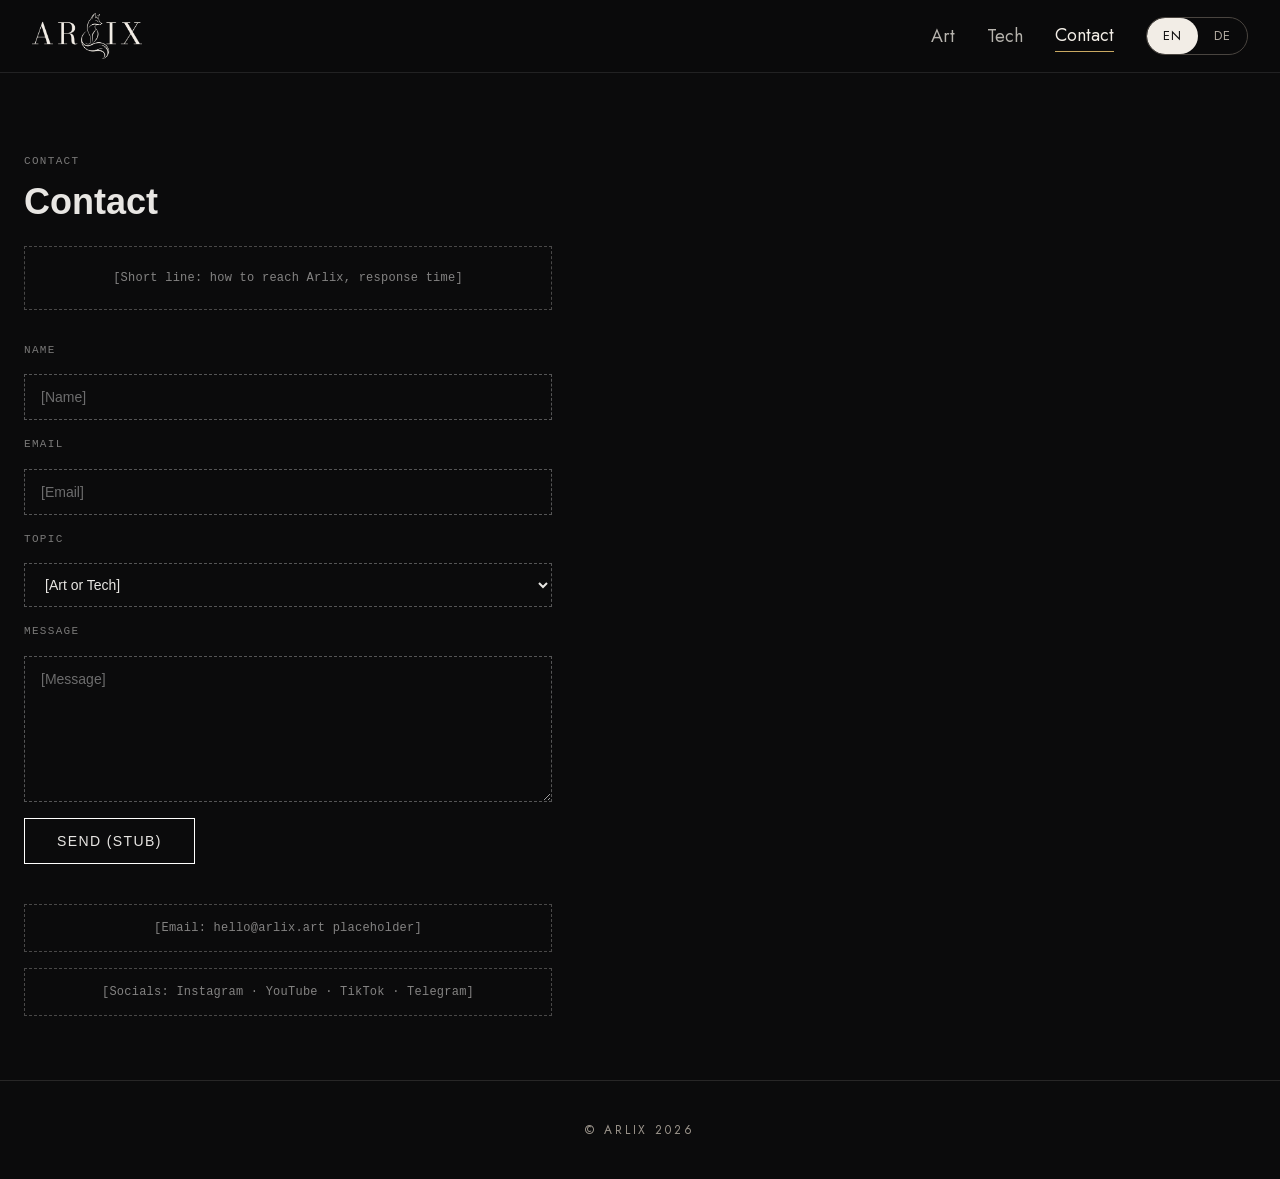
<file: contact/index.html>
<!DOCTYPE html><!--bM2KFgs_JIRgIepv9IS1u--><html lang="en" class="__variable_2a31ca __variable_6a71ce"><head><meta charSet="utf-8"/><meta name="viewport" content="width=device-width, initial-scale=1"/><link rel="preload" href="/_next/static/media/5bbac197f803cc34-s.p.woff2" as="font" crossorigin="" type="font/woff2"/><link rel="preload" href="/_next/static/media/821d76e08f562279-s.p.woff2" as="font" crossorigin="" type="font/woff2"/><link rel="preload" href="/_next/static/media/95c8264a6767742a-s.p.woff2" as="font" crossorigin="" type="font/woff2"/><link rel="preload" href="/_next/static/media/9a8547324877773b-s.p.woff2" as="font" crossorigin="" type="font/woff2"/><link rel="preload" href="/_next/static/media/9dd75fadc5b3df29-s.p.woff2" as="font" crossorigin="" type="font/woff2"/><link rel="preload" href="/_next/static/media/e4043985c18db9d8-s.p.woff2" as="font" crossorigin="" type="font/woff2"/><link rel="preload" as="image" href="/arlix-logo-white.png"/><link rel="stylesheet" href="/_next/static/css/89e8f5875e5faea0.css" data-precedence="next"/><link rel="preload" as="script" fetchPriority="low" href="/_next/static/chunks/webpack-64ccb27e2158ce73.js"/><script src="/_next/static/chunks/4bd1b696-c023c6e3521b1417.js" async=""></script><script src="/_next/static/chunks/255-0e5ac6cd71b0e266.js" async=""></script><script src="/_next/static/chunks/main-app-4726110de7689269.js" async=""></script><script src="/_next/static/chunks/619-ba102abea3e3d0e4.js" async=""></script><script src="/_next/static/chunks/app/layout-55ba41ff5fac58a6.js" async=""></script><meta name="next-size-adjust" content=""/><title>Arlix</title><meta name="description" content="Full-cycle AI &amp; hybrid production"/><link rel="icon" href="/icon.png?243e70b7e83ca41b" type="image/png" sizes="512x512"/><script src="/_next/static/chunks/polyfills-42372ed130431b0a.js" noModule=""></script></head><body class="min-h-screen"><div hidden=""><!--$--><!--/$--></div><header class="sticky bg-[#0B0B0C]/90 backdrop-blur border-b border-white/10 top-0 inset-x-0 z-50 font-body text-[#F2EDE6]"><div class="flex items-center justify-between gap-3 px-4 sm:px-8 h-14 sm:h-[72px]"><a aria-label="Arlix" class="shrink-0 flex items-center transition-opacity duration-500 opacity-100" href="/"><img src="/arlix-logo-white.png" alt="Arlix" width="1400" height="585" class="h-9 sm:h-[46px] w-auto select-none" draggable="false"/></a><nav class="flex items-center gap-4 sm:gap-8 text-[15px] sm:text-lg font-normal"><a class="text-[#F2EDE6]/75 hover:text-[#C9A962]" href="/art/">Art</a><a class="text-[#F2EDE6]/75 hover:text-[#C9A962]" href="/tech/">Tech</a><a class="border-b border-[#C9A962] pb-0.5" href="/contact/">Contact</a><div class="flex border border-[#4A4540] rounded-full overflow-hidden text-[11px] sm:text-[13px] tracking-[0.08em] shrink-0" title="Language stub, no translation yet"><button class="px-2.5 sm:px-4 py-1.5 sm:py-2 rounded-full bg-[#F2EDE6] text-[#0B0B0C]">EN</button><button class="px-2.5 sm:px-4 py-1.5 sm:py-2 rounded-full text-[#B5ADA3]">DE</button></div></nav></div></header><main class="px-6 pt-20 max-w-xl"><div class="label mb-3">Contact</div><h1 class="text-4xl font-semibold mb-6">Contact</h1><div class="ph flex items-center justify-center text-center p-4 h-16 mb-8">[Short line: how to reach Arlix, response time]</div><form class="flex flex-col gap-4"><label class="label" for="name">Name</label><input id="name" class="w-full bg-transparent border border-dashed border-white/30 px-4 py-3 text-sm placeholder:text-white/40 focus:outline-none focus:border-white" placeholder="[Name]"/><label class="label" for="email">Email</label><input id="email" type="email" class="w-full bg-transparent border border-dashed border-white/30 px-4 py-3 text-sm placeholder:text-white/40 focus:outline-none focus:border-white" placeholder="[Email]"/><label class="label" for="topic">Topic</label><select id="topic" class="w-full bg-transparent border border-dashed border-white/30 px-4 py-3 text-sm placeholder:text-white/40 focus:outline-none focus:border-white"><option value="" disabled="" selected="">[Art or Tech]</option><option>Art</option><option>Tech</option></select><label class="label" for="msg">Message</label><textarea id="msg" rows="6" class="w-full bg-transparent border border-dashed border-white/30 px-4 py-3 text-sm placeholder:text-white/40 focus:outline-none focus:border-white" placeholder="[Message]"></textarea><button type="button" class="self-start border border-white px-8 py-3 text-sm tracking-widest uppercase hover:bg-white hover:text-black">Send (stub)</button></form><div class="ph flex items-center justify-center text-center p-4 h-12 mt-10">[Email: hello@arlix.art placeholder]</div><div class="ph flex items-center justify-center text-center p-4 h-12 mt-4">[Socials: Instagram · YouTube · TikTok · Telegram]</div></main><!--$--><!--/$--><footer class="bg-[#0B0B0C] mt-1 md:mt-16 border-t border-[rgba(242,237,230,0.12)] px-6 pt-4 md:pt-10 pb-[calc(1.25rem+env(safe-area-inset-bottom))] md:pb-[calc(2.5rem+env(safe-area-inset-bottom))] text-center font-body text-[12px] tracking-[0.24em] uppercase text-[#9B948B]">© Arlix 2026</footer><script src="/_next/static/chunks/webpack-64ccb27e2158ce73.js" id="_R_" async=""></script><script>(self.__next_f=self.__next_f||[]).push([0])</script><script>self.__next_f.push([1,"1:\"$Sreact.fragment\"\n2:I[5325,[\"619\",\"static/chunks/619-ba102abea3e3d0e4.js\",\"177\",\"static/chunks/app/layout-55ba41ff5fac58a6.js\"],\"default\"]\n3:I[9766,[],\"\"]\n4:I[8924,[],\"\"]\n9:I[7150,[],\"\"]\n:HL[\"/_next/static/media/5bbac197f803cc34-s.p.woff2\",\"font\",{\"crossOrigin\":\"\",\"type\":\"font/woff2\"}]\n:HL[\"/_next/static/media/821d76e08f562279-s.p.woff2\",\"font\",{\"crossOrigin\":\"\",\"type\":\"font/woff2\"}]\n:HL[\"/_next/static/media/95c8264a6767742a-s.p.woff2\",\"font\",{\"crossOrigin\":\"\",\"type\":\"font/woff2\"}]\n:HL[\"/_next/static/media/9a8547324877773b-s.p.woff2\",\"font\",{\"crossOrigin\":\"\",\"type\":\"font/woff2\"}]\n:HL[\"/_next/static/media/9dd75fadc5b3df29-s.p.woff2\",\"font\",{\"crossOrigin\":\"\",\"type\":\"font/woff2\"}]\n:HL[\"/_next/static/media/e4043985c18db9d8-s.p.woff2\",\"font\",{\"crossOrigin\":\"\",\"type\":\"font/woff2\"}]\n:HL[\"/_next/static/css/89e8f5875e5faea0.css\",\"style\"]\n"])</script><script>self.__next_f.push([1,"0:{\"P\":null,\"b\":\"bM2KFgs_JIRgIepv9IS1u\",\"p\":\"\",\"c\":[\"\",\"contact\",\"\"],\"i\":false,\"f\":[[[\"\",{\"children\":[\"contact\",{\"children\":[\"__PAGE__\",{}]}]},\"$undefined\",\"$undefined\",true],[\"\",[\"$\",\"$1\",\"c\",{\"children\":[[[\"$\",\"link\",\"0\",{\"rel\":\"stylesheet\",\"href\":\"/_next/static/css/89e8f5875e5faea0.css\",\"precedence\":\"next\",\"crossOrigin\":\"$undefined\",\"nonce\":\"$undefined\"}]],[\"$\",\"html\",null,{\"lang\":\"en\",\"className\":\"__variable_2a31ca __variable_6a71ce\",\"children\":[\"$\",\"body\",null,{\"className\":\"min-h-screen\",\"children\":[[\"$\",\"$L2\",null,{}],[\"$\",\"$L3\",null,{\"parallelRouterKey\":\"children\",\"error\":\"$undefined\",\"errorStyles\":\"$undefined\",\"errorScripts\":\"$undefined\",\"template\":[\"$\",\"$L4\",null,{}],\"templateStyles\":\"$undefined\",\"templateScripts\":\"$undefined\",\"notFound\":[[[\"$\",\"title\",null,{\"children\":\"404: This page could not be found.\"}],[\"$\",\"div\",null,{\"style\":{\"fontFamily\":\"system-ui,\\\"Segoe UI\\\",Roboto,Helvetica,Arial,sans-serif,\\\"Apple Color Emoji\\\",\\\"Segoe UI Emoji\\\"\",\"height\":\"100vh\",\"textAlign\":\"center\",\"display\":\"flex\",\"flexDirection\":\"column\",\"alignItems\":\"center\",\"justifyContent\":\"center\"},\"children\":[\"$\",\"div\",null,{\"children\":[[\"$\",\"style\",null,{\"dangerouslySetInnerHTML\":{\"__html\":\"body{color:#000;background:#fff;margin:0}.next-error-h1{border-right:1px solid rgba(0,0,0,.3)}@media (prefers-color-scheme:dark){body{color:#fff;background:#000}.next-error-h1{border-right:1px solid rgba(255,255,255,.3)}}\"}}],[\"$\",\"h1\",null,{\"className\":\"next-error-h1\",\"style\":{\"display\":\"inline-block\",\"margin\":\"0 20px 0 0\",\"padding\":\"0 23px 0 0\",\"fontSize\":24,\"fontWeight\":500,\"verticalAlign\":\"top\",\"lineHeight\":\"49px\"},\"children\":404}],[\"$\",\"div\",null,{\"style\":{\"display\":\"inline-block\"},\"children\":[\"$\",\"h2\",null,{\"style\":{\"fontSize\":14,\"fontWeight\":400,\"lineHeight\":\"49px\",\"margin\":0},\"children\":\"This page could not be found.\"}]}]]}]}]],[]],\"forbidden\":\"$undefined\",\"unauthorized\":\"$undefined\"}],[\"$\",\"footer\",null,{\"className\":\"bg-[#0B0B0C] mt-1 md:mt-16 border-t border-[rgba(242,237,230,0.12)] px-6 pt-4 md:pt-10 pb-[calc(1.25rem+env(safe-area-inset-bottom))] md:pb-[calc(2.5rem+env(safe-area-inset-bottom))] text-center font-body text-[12px] tracking-[0.24em] uppercase text-[#9B948B]\",\"children\":\"© Arlix 2026\"}]]}]}]]}],{\"children\":[\"contact\",[\"$\",\"$1\",\"c\",{\"children\":[null,[\"$\",\"$L3\",null,{\"parallelRouterKey\":\"children\",\"error\":\"$undefined\",\"errorStyles\":\"$undefined\",\"errorScripts\":\"$undefined\",\"template\":[\"$\",\"$L4\",null,{}],\"templateStyles\":\"$undefined\",\"templateScripts\":\"$undefined\",\"notFound\":\"$undefined\",\"forbidden\":\"$undefined\",\"unauthorized\":\"$undefined\"}]]}],{\"children\":[\"__PAGE__\",[\"$\",\"$1\",\"c\",{\"children\":[[\"$\",\"main\",null,{\"className\":\"px-6 pt-20 max-w-xl\",\"children\":[[\"$\",\"div\",null,{\"className\":\"label mb-3\",\"children\":\"Contact\"}],[\"$\",\"h1\",null,{\"className\":\"text-4xl font-semibold mb-6\",\"children\":\"Contact\"}],[\"$\",\"div\",null,{\"className\":\"ph flex items-center justify-center text-center p-4 h-16 mb-8\",\"children\":\"[Short line: how to reach Arlix, response time]\"}],[\"$\",\"form\",null,{\"className\":\"flex flex-col gap-4\",\"children\":[[\"$\",\"label\",null,{\"className\":\"label\",\"htmlFor\":\"name\",\"children\":\"Name\"}],[\"$\",\"input\",null,{\"id\":\"name\",\"className\":\"w-full bg-transparent border border-dashed border-white/30 px-4 py-3 text-sm placeholder:text-white/40 focus:outline-none focus:border-white\",\"placeholder\":\"[Name]\"}],[\"$\",\"label\",null,{\"className\":\"label\",\"htmlFor\":\"email\",\"children\":\"Email\"}],[\"$\",\"input\",null,{\"id\":\"email\",\"type\":\"email\",\"className\":\"w-full bg-transparent border border-dashed border-white/30 px-4 py-3 text-sm placeholder:text-white/40 focus:outline-none focus:border-white\",\"placeholder\":\"[Email]\"}],[\"$\",\"label\",null,{\"className\":\"label\",\"htmlFor\":\"topic\",\"children\":\"Topic\"}],[\"$\",\"select\",null,{\"id\":\"topic\",\"className\":\"w-full bg-transparent border border-dashed border-white/30 px-4 py-3 text-sm placeholder:text-white/40 focus:outline-none focus:border-white\",\"defaultValue\":\"\",\"children\":[[\"$\",\"option\",null,{\"value\":\"\",\"disabled\":true,\"children\":\"[Art or Tech]\"}],[\"$\",\"option\",null,{\"children\":\"Art\"}],[\"$\",\"option\",null,{\"children\":\"Tech\"}]]}],[\"$\",\"label\",null,{\"className\":\"label\",\"htmlFor\":\"msg\",\"children\":\"Message\"}],[\"$\",\"textarea\",null,{\"id\":\"msg\",\"rows\":6,\"className\":\"w-full bg-transparent border border-dashed border-white/30 px-4 py-3 text-sm placeholder:text-white/40 focus:outline-none focus:border-white\",\"placeholder\":\"[Message]\"}],[\"$\",\"button\",null,{\"type\":\"button\",\"className\":\"self-start border border-white px-8 py-3 text-sm tracking-widest uppercase hover:bg-white hover:text-black\",\"children\":\"Send (stub)\"}]]}],\"$L5\",\"$L6\"]}],null,\"$L7\"]}],{},null,false]},null,false]},null,false],\"$L8\",false]],\"m\":\"$undefined\",\"G\":[\"$9\",[]],\"s\":false,\"S\":true}\n"])</script><script>self.__next_f.push([1,"a:I[4431,[],\"OutletBoundary\"]\nc:I[5278,[],\"AsyncMetadataOutlet\"]\ne:I[4431,[],\"ViewportBoundary\"]\n10:I[4431,[],\"MetadataBoundary\"]\n11:\"$Sreact.suspense\"\n5:[\"$\",\"div\",null,{\"className\":\"ph flex items-center justify-center text-center p-4 h-12 mt-10\",\"children\":\"[Email: hello@arlix.art placeholder]\"}]\n6:[\"$\",\"div\",null,{\"className\":\"ph flex items-center justify-center text-center p-4 h-12 mt-4\",\"children\":\"[Socials: Instagram · YouTube · TikTok · Telegram]\"}]\n7:[\"$\",\"$La\",null,{\"children\":[\"$Lb\",[\"$\",\"$Lc\",null,{\"promise\":\"$@d\"}]]}]\n8:[\"$\",\"$1\",\"h\",{\"children\":[null,[[\"$\",\"$Le\",null,{\"children\":\"$Lf\"}],[\"$\",\"meta\",null,{\"name\":\"next-size-adjust\",\"content\":\"\"}]],[\"$\",\"$L10\",null,{\"children\":[\"$\",\"div\",null,{\"hidden\":true,\"children\":[\"$\",\"$11\",null,{\"fallback\":null,\"children\":\"$L12\"}]}]}]]}]\n"])</script><script>self.__next_f.push([1,"f:[[\"$\",\"meta\",\"0\",{\"charSet\":\"utf-8\"}],[\"$\",\"meta\",\"1\",{\"name\":\"viewport\",\"content\":\"width=device-width, initial-scale=1\"}]]\nb:null\n"])</script><script>self.__next_f.push([1,"13:I[622,[],\"IconMark\"]\nd:{\"metadata\":[[\"$\",\"title\",\"0\",{\"children\":\"Arlix\"}],[\"$\",\"meta\",\"1\",{\"name\":\"description\",\"content\":\"Full-cycle AI \u0026 hybrid production\"}],[\"$\",\"link\",\"2\",{\"rel\":\"icon\",\"href\":\"/icon.png?243e70b7e83ca41b\",\"type\":\"image/png\",\"sizes\":\"512x512\"}],[\"$\",\"$L13\",\"3\",{}]],\"error\":null,\"digest\":\"$undefined\"}\n"])</script><script>self.__next_f.push([1,"12:\"$d:metadata\"\n"])</script></body></html>
</file>
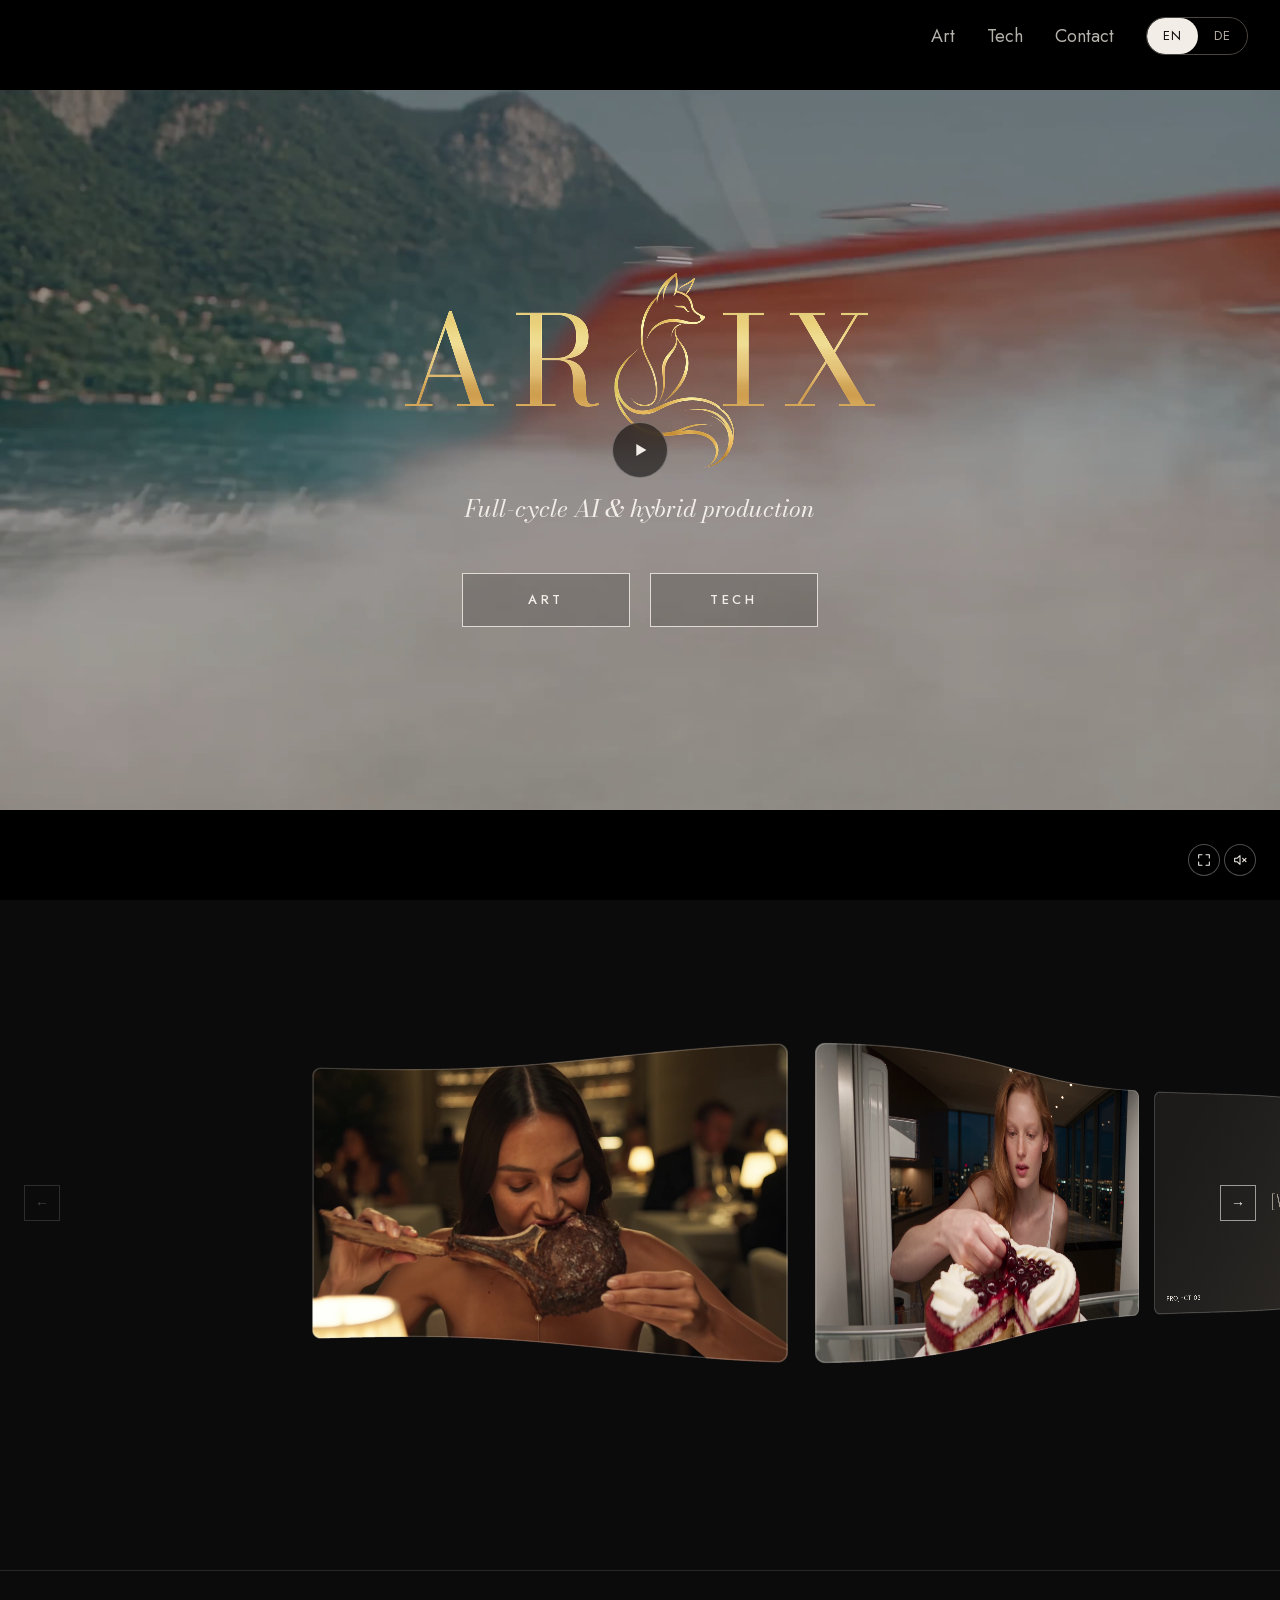
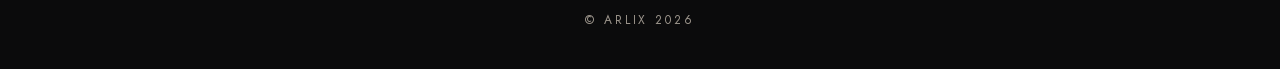
<file: gold/index.html>
<!DOCTYPE html><!--bM2KFgs_JIRgIepv9IS1u--><html lang="en" class="__variable_2a31ca __variable_6a71ce"><head><meta charSet="utf-8"/><meta name="viewport" content="width=device-width, initial-scale=1"/><link rel="preload" href="/_next/static/media/5bbac197f803cc34-s.p.woff2" as="font" crossorigin="" type="font/woff2"/><link rel="preload" href="/_next/static/media/821d76e08f562279-s.p.woff2" as="font" crossorigin="" type="font/woff2"/><link rel="preload" href="/_next/static/media/95c8264a6767742a-s.p.woff2" as="font" crossorigin="" type="font/woff2"/><link rel="preload" href="/_next/static/media/9a8547324877773b-s.p.woff2" as="font" crossorigin="" type="font/woff2"/><link rel="preload" href="/_next/static/media/9dd75fadc5b3df29-s.p.woff2" as="font" crossorigin="" type="font/woff2"/><link rel="preload" href="/_next/static/media/e4043985c18db9d8-s.p.woff2" as="font" crossorigin="" type="font/woff2"/><link rel="preload" as="image" href="/arlix-logo-white.png"/><link rel="stylesheet" href="/_next/static/css/89e8f5875e5faea0.css" data-precedence="next"/><link rel="preload" as="script" fetchPriority="low" href="/_next/static/chunks/webpack-64ccb27e2158ce73.js"/><script src="/_next/static/chunks/4bd1b696-c023c6e3521b1417.js" async=""></script><script src="/_next/static/chunks/255-0e5ac6cd71b0e266.js" async=""></script><script src="/_next/static/chunks/main-app-4726110de7689269.js" async=""></script><script src="/_next/static/chunks/619-ba102abea3e3d0e4.js" async=""></script><script src="/_next/static/chunks/app/layout-55ba41ff5fac58a6.js" async=""></script><script src="/_next/static/chunks/263-0bd88939cb080f24.js" async=""></script><script src="/_next/static/chunks/app/gold/page-982f262a80413972.js" async=""></script><meta name="next-size-adjust" content=""/><title>Arlix</title><meta name="description" content="Full-cycle AI &amp; hybrid production"/><link rel="icon" href="/icon.png?243e70b7e83ca41b" type="image/png" sizes="512x512"/><script src="/_next/static/chunks/polyfills-42372ed130431b0a.js" noModule=""></script></head><body class="min-h-screen"><div hidden=""><!--$--><!--/$--></div><header class="fixed bg-gradient-to-b from-black/45 to-transparent top-0 inset-x-0 z-50 font-body text-[#F2EDE6]"><div class="flex items-center justify-between gap-3 px-4 sm:px-8 h-14 sm:h-[72px]"><a aria-label="Arlix" class="shrink-0 flex items-center transition-opacity duration-500 opacity-0 pointer-events-none" href="/"><img src="/arlix-logo-white.png" alt="Arlix" width="1400" height="585" class="h-9 sm:h-[46px] w-auto select-none" draggable="false"/></a><nav class="flex items-center gap-4 sm:gap-8 text-[15px] sm:text-lg font-normal"><a class="text-[#F2EDE6]/75 hover:text-[#C9A962]" href="/art/">Art</a><a class="text-[#F2EDE6]/75 hover:text-[#C9A962]" href="/tech/">Tech</a><a class="text-[#F2EDE6]/75 hover:text-[#C9A962]" href="/contact/">Contact</a><div class="flex border border-[#4A4540] rounded-full overflow-hidden text-[11px] sm:text-[13px] tracking-[0.08em] shrink-0" title="Language stub, no translation yet"><button class="px-2.5 sm:px-4 py-1.5 sm:py-2 rounded-full bg-[#F2EDE6] text-[#0B0B0C]">EN</button><button class="px-2.5 sm:px-4 py-1.5 sm:py-2 rounded-full text-[#B5ADA3]">DE</button></div></nav></div></header><main><div class="relative overflow-hidden bg-black h-[100svh] w-full"><video class="absolute inset-0 h-full w-full object-contain" src="/showreel-1-web.mp4" poster="/showreel-poster.jpg" autoPlay="" muted="" loop="" playsInline="" preload="auto"></video><div role="button" aria-label="Open showreel" class="absolute inset-0 bg-black/35 cursor-zoom-in"></div><div class="relative h-full pointer-events-none [&amp;_a]:pointer-events-auto [&amp;_button]:pointer-events-auto"><div class="flex h-full flex-col items-center justify-center text-center px-6"><h1 class="sr-only">Arlix</h1><canvas width="1400" height="585" role="img" aria-label="Arlix" class="w-[min(56vw,470px)] h-auto"></canvas><p class="mt-6 font-display italic text-xl md:text-2xl text-[#F2EDE6]">Full-cycle AI &amp; hybrid production</p><div class="mt-12 flex gap-5 font-body"><a class="frame-btn" href="/art/">Art</a><a class="frame-btn" href="/tech/">Tech</a></div></div></div><button type="button" aria-label="Turn sound on" class="absolute z-20 h-8 w-8 rounded-full bg-black/55 border border-white/30 text-[#F2EDE6] flex items-center justify-center backdrop-blur-sm hover:border-[#C9A962] hover:text-[#C9A962] transition-colors bottom-2 right-2 md:bottom-6 md:right-6"><svg aria-hidden="true" width="16" height="16" viewBox="0 0 24 24" fill="none" stroke="currentColor" stroke-width="1.6" stroke-linecap="round" stroke-linejoin="round"><path d="M4 9.5h3.5L12 5.5v13l-4.5-4H4z"></path><path d="M16 9.5l5 5"></path><path d="M21 9.5l-5 5"></path></svg></button><button type="button" aria-label="Watch full screen" class="absolute z-20 bottom-2 right-11 md:bottom-6 md:right-[3.75rem] h-8 w-8 rounded-full bg-black/55 border border-white/30 text-[#F2EDE6] flex items-center justify-center backdrop-blur-sm hover:border-[#C9A962] hover:text-[#C9A962] transition-colors"><svg aria-hidden="true" width="16" height="16" viewBox="0 0 24 24" fill="none" stroke="currentColor" stroke-width="1.6" stroke-linecap="round" stroke-linejoin="round"><path d="M4 9V4h5"></path><path d="M20 9V4h-5"></path><path d="M4 15v5h5"></path><path d="M20 15v5h-5"></path></svg></button></div><section aria-label="Selected work" class="relative bg-[#0B0B0C] pt-2 pb-1 md:pt-16 md:pb-16"><div class="relative overflow-hidden select-none" style="height:896px"><canvas aria-hidden="true" class="absolute inset-0 h-full w-full" style="touch-action:pan-y;cursor:grab"></canvas><a href="/art/#food-restaurants" class="absolute z-10 font-body uppercase tracking-[0.2em] text-[#F2EDE6] transition-opacity duration-300 whitespace-nowrap bg-[rgba(11,11,12,0.55)] backdrop-blur-sm px-2.5 py-1.5 rounded-[4px]" style="left:calc(50% + -367.82611421823515px);top:calc(50% + 191.14382687580084px);font-size:14.55136276028183px;opacity:0;pointer-events:none;text-shadow:0 1px 8px rgba(0,0,0,0.6)">Food &amp; Restaurants<!-- --> <span aria-hidden="true">→</span></a><button aria-label="Previous" disabled="" class="absolute left-3 sm:left-6 top-1/2 -translate-y-1/2 z-10 h-9 w-9 flex items-center justify-center border border-[rgba(242,237,230,0.6)] text-[#F2EDE6] text-sm hover:text-[#C9A962] hover:border-[#C9A962] disabled:opacity-25 transition-colors">←</button><button aria-label="Next" class="absolute right-3 sm:right-6 top-1/2 -translate-y-1/2 z-10 h-9 w-9 flex items-center justify-center border border-[rgba(242,237,230,0.6)] text-[#F2EDE6] text-sm hover:text-[#C9A962] hover:border-[#C9A962] disabled:opacity-25 transition-colors">→</button></div></section></main><!--$--><!--/$--><footer class="bg-[#0B0B0C] mt-1 md:mt-16 border-t border-[rgba(242,237,230,0.12)] px-6 pt-4 md:pt-10 pb-[calc(1.25rem+env(safe-area-inset-bottom))] md:pb-[calc(2.5rem+env(safe-area-inset-bottom))] text-center font-body text-[12px] tracking-[0.24em] uppercase text-[#9B948B]">© Arlix 2026</footer><script src="/_next/static/chunks/webpack-64ccb27e2158ce73.js" id="_R_" async=""></script><script>(self.__next_f=self.__next_f||[]).push([0])</script><script>self.__next_f.push([1,"1:\"$Sreact.fragment\"\n2:I[5325,[\"619\",\"static/chunks/619-ba102abea3e3d0e4.js\",\"177\",\"static/chunks/app/layout-55ba41ff5fac58a6.js\"],\"default\"]\n3:I[9766,[],\"\"]\n4:I[8924,[],\"\"]\n5:I[3629,[\"619\",\"static/chunks/619-ba102abea3e3d0e4.js\",\"263\",\"static/chunks/263-0bd88939cb080f24.js\",\"529\",\"static/chunks/app/gold/page-982f262a80413972.js\"],\"default\"]\n6:I[6856,[\"619\",\"static/chunks/619-ba102abea3e3d0e4.js\",\"263\",\"static/chunks/263-0bd88939cb080f24.js\",\"529\",\"static/chunks/app/gold/page-982f262a80413972.js\"],\"default\"]\n7:I[2619,[\"619\",\"static/chunks/619-ba102abea3e3d0e4.js\",\"263\",\"static/chunks/263-0bd88939cb080f24.js\",\"529\",\"static/chunks/app/gold/page-982f262a80413972.js\"],\"\"]\n8:I[3536,[\"619\",\"static/chunks/619-ba102abea3e3d0e4.js\",\"263\",\"static/chunks/263-0bd88939cb080f24.js\",\"529\",\"static/chunks/app/gold/page-982f262a80413972.js\"],\"default\"]\n9:I[4431,[],\"OutletBoundary\"]\nb:I[5278,[],\"AsyncMetadataOutlet\"]\nd:I[4431,[],\"ViewportBoundary\"]\nf:I[4431,[],\"MetadataBoundary\"]\n10:\"$Sreact.suspense\"\n12:I[7150,[],\"\"]\n:HL[\"/_next/static/media/5bbac197f803cc34-s.p.woff2\",\"font\",{\"crossOrigin\":\"\",\"type\":\"font/woff2\"}]\n:HL[\"/_next/static/media/821d76e08f562279-s.p.woff2\",\"font\",{\"crossOrigin\":\"\",\"type\":\"font/woff2\"}]\n:HL[\"/_next/static/media/95c8264a6767742a-s.p.woff2\",\"font\",{\"crossOrigin\":\"\",\"type\":\"font/woff2\"}]\n:HL[\"/_next/static/media/9a8547324877773b-s.p.woff2\",\"font\",{\"crossOrigin\":\"\",\"type\":\"font/woff2\"}]\n:HL[\"/_next/static/media/9dd75fadc5b3df29-s.p.woff2\",\"font\",{\"crossOrigin\":\"\",\"type\":\"font/woff2\"}]\n:HL[\"/_next/static/media/e4043985c18db9d8-s.p.woff2\",\"font\",{\"crossOrigin\":\"\",\"type\":\"font/woff2\"}]\n:HL[\"/_next/static/css/89e8f5875e5faea0.css\",\"style\"]\n"])</script><script>self.__next_f.push([1,"0:{\"P\":null,\"b\":\"bM2KFgs_JIRgIepv9IS1u\",\"p\":\"\",\"c\":[\"\",\"gold\",\"\"],\"i\":false,\"f\":[[[\"\",{\"children\":[\"gold\",{\"children\":[\"__PAGE__\",{}]}]},\"$undefined\",\"$undefined\",true],[\"\",[\"$\",\"$1\",\"c\",{\"children\":[[[\"$\",\"link\",\"0\",{\"rel\":\"stylesheet\",\"href\":\"/_next/static/css/89e8f5875e5faea0.css\",\"precedence\":\"next\",\"crossOrigin\":\"$undefined\",\"nonce\":\"$undefined\"}]],[\"$\",\"html\",null,{\"lang\":\"en\",\"className\":\"__variable_2a31ca __variable_6a71ce\",\"children\":[\"$\",\"body\",null,{\"className\":\"min-h-screen\",\"children\":[[\"$\",\"$L2\",null,{}],[\"$\",\"$L3\",null,{\"parallelRouterKey\":\"children\",\"error\":\"$undefined\",\"errorStyles\":\"$undefined\",\"errorScripts\":\"$undefined\",\"template\":[\"$\",\"$L4\",null,{}],\"templateStyles\":\"$undefined\",\"templateScripts\":\"$undefined\",\"notFound\":[[[\"$\",\"title\",null,{\"children\":\"404: This page could not be found.\"}],[\"$\",\"div\",null,{\"style\":{\"fontFamily\":\"system-ui,\\\"Segoe UI\\\",Roboto,Helvetica,Arial,sans-serif,\\\"Apple Color Emoji\\\",\\\"Segoe UI Emoji\\\"\",\"height\":\"100vh\",\"textAlign\":\"center\",\"display\":\"flex\",\"flexDirection\":\"column\",\"alignItems\":\"center\",\"justifyContent\":\"center\"},\"children\":[\"$\",\"div\",null,{\"children\":[[\"$\",\"style\",null,{\"dangerouslySetInnerHTML\":{\"__html\":\"body{color:#000;background:#fff;margin:0}.next-error-h1{border-right:1px solid rgba(0,0,0,.3)}@media (prefers-color-scheme:dark){body{color:#fff;background:#000}.next-error-h1{border-right:1px solid rgba(255,255,255,.3)}}\"}}],[\"$\",\"h1\",null,{\"className\":\"next-error-h1\",\"style\":{\"display\":\"inline-block\",\"margin\":\"0 20px 0 0\",\"padding\":\"0 23px 0 0\",\"fontSize\":24,\"fontWeight\":500,\"verticalAlign\":\"top\",\"lineHeight\":\"49px\"},\"children\":404}],[\"$\",\"div\",null,{\"style\":{\"display\":\"inline-block\"},\"children\":[\"$\",\"h2\",null,{\"style\":{\"fontSize\":14,\"fontWeight\":400,\"lineHeight\":\"49px\",\"margin\":0},\"children\":\"This page could not be found.\"}]}]]}]}]],[]],\"forbidden\":\"$undefined\",\"unauthorized\":\"$undefined\"}],[\"$\",\"footer\",null,{\"className\":\"bg-[#0B0B0C] mt-1 md:mt-16 border-t border-[rgba(242,237,230,0.12)] px-6 pt-4 md:pt-10 pb-[calc(1.25rem+env(safe-area-inset-bottom))] md:pb-[calc(2.5rem+env(safe-area-inset-bottom))] text-center font-body text-[12px] tracking-[0.24em] uppercase text-[#9B948B]\",\"children\":\"© Arlix 2026\"}]]}]}]]}],{\"children\":[\"gold\",[\"$\",\"$1\",\"c\",{\"children\":[null,[\"$\",\"$L3\",null,{\"parallelRouterKey\":\"children\",\"error\":\"$undefined\",\"errorStyles\":\"$undefined\",\"errorScripts\":\"$undefined\",\"template\":[\"$\",\"$L4\",null,{}],\"templateStyles\":\"$undefined\",\"templateScripts\":\"$undefined\",\"notFound\":\"$undefined\",\"forbidden\":\"$undefined\",\"unauthorized\":\"$undefined\"}]]}],{\"children\":[\"__PAGE__\",[\"$\",\"$1\",\"c\",{\"children\":[[\"$\",\"main\",null,{\"children\":[[\"$\",\"$L5\",null,{\"className\":\"h-[100svh] w-full\",\"children\":[\"$\",\"div\",null,{\"className\":\"flex h-full flex-col items-center justify-center text-center px-6\",\"children\":[[\"$\",\"h1\",null,{\"className\":\"sr-only\",\"children\":\"Arlix\"}],[\"$\",\"$L6\",null,{\"className\":\"w-[min(56vw,470px)] h-auto\"}],[\"$\",\"p\",null,{\"className\":\"mt-6 font-display italic text-xl md:text-2xl text-[#F2EDE6]\",\"children\":\"Full-cycle AI \u0026 hybrid production\"}],[\"$\",\"div\",null,{\"className\":\"mt-12 flex gap-5 font-body\",\"children\":[[\"$\",\"$L7\",null,{\"href\":\"/art\",\"className\":\"frame-btn\",\"children\":\"Art\"}],[\"$\",\"$L7\",null,{\"href\":\"/tech\",\"className\":\"frame-btn\",\"children\":\"Tech\"}]]}]]}]}],[\"$\",\"$L8\",null,{}]]}],null,[\"$\",\"$L9\",null,{\"children\":[\"$La\",[\"$\",\"$Lb\",null,{\"promise\":\"$@c\"}]]}]]}],{},null,false]},null,false]},null,false],[\"$\",\"$1\",\"h\",{\"children\":[null,[[\"$\",\"$Ld\",null,{\"children\":\"$Le\"}],[\"$\",\"meta\",null,{\"name\":\"next-size-adjust\",\"content\":\"\"}]],[\"$\",\"$Lf\",null,{\"children\":[\"$\",\"div\",null,{\"hidden\":true,\"children\":[\"$\",\"$10\",null,{\"fallback\":null,\"children\":\"$L11\"}]}]}]]}],false]],\"m\":\"$undefined\",\"G\":[\"$12\",[]],\"s\":false,\"S\":true}\n"])</script><script>self.__next_f.push([1,"e:[[\"$\",\"meta\",\"0\",{\"charSet\":\"utf-8\"}],[\"$\",\"meta\",\"1\",{\"name\":\"viewport\",\"content\":\"width=device-width, initial-scale=1\"}]]\na:null\n"])</script><script>self.__next_f.push([1,"13:I[622,[],\"IconMark\"]\nc:{\"metadata\":[[\"$\",\"title\",\"0\",{\"children\":\"Arlix\"}],[\"$\",\"meta\",\"1\",{\"name\":\"description\",\"content\":\"Full-cycle AI \u0026 hybrid production\"}],[\"$\",\"link\",\"2\",{\"rel\":\"icon\",\"href\":\"/icon.png?243e70b7e83ca41b\",\"type\":\"image/png\",\"sizes\":\"512x512\"}],[\"$\",\"$L13\",\"3\",{}]],\"error\":null,\"digest\":\"$undefined\"}\n"])</script><script>self.__next_f.push([1,"11:\"$c:metadata\"\n"])</script></body></html>
</file>
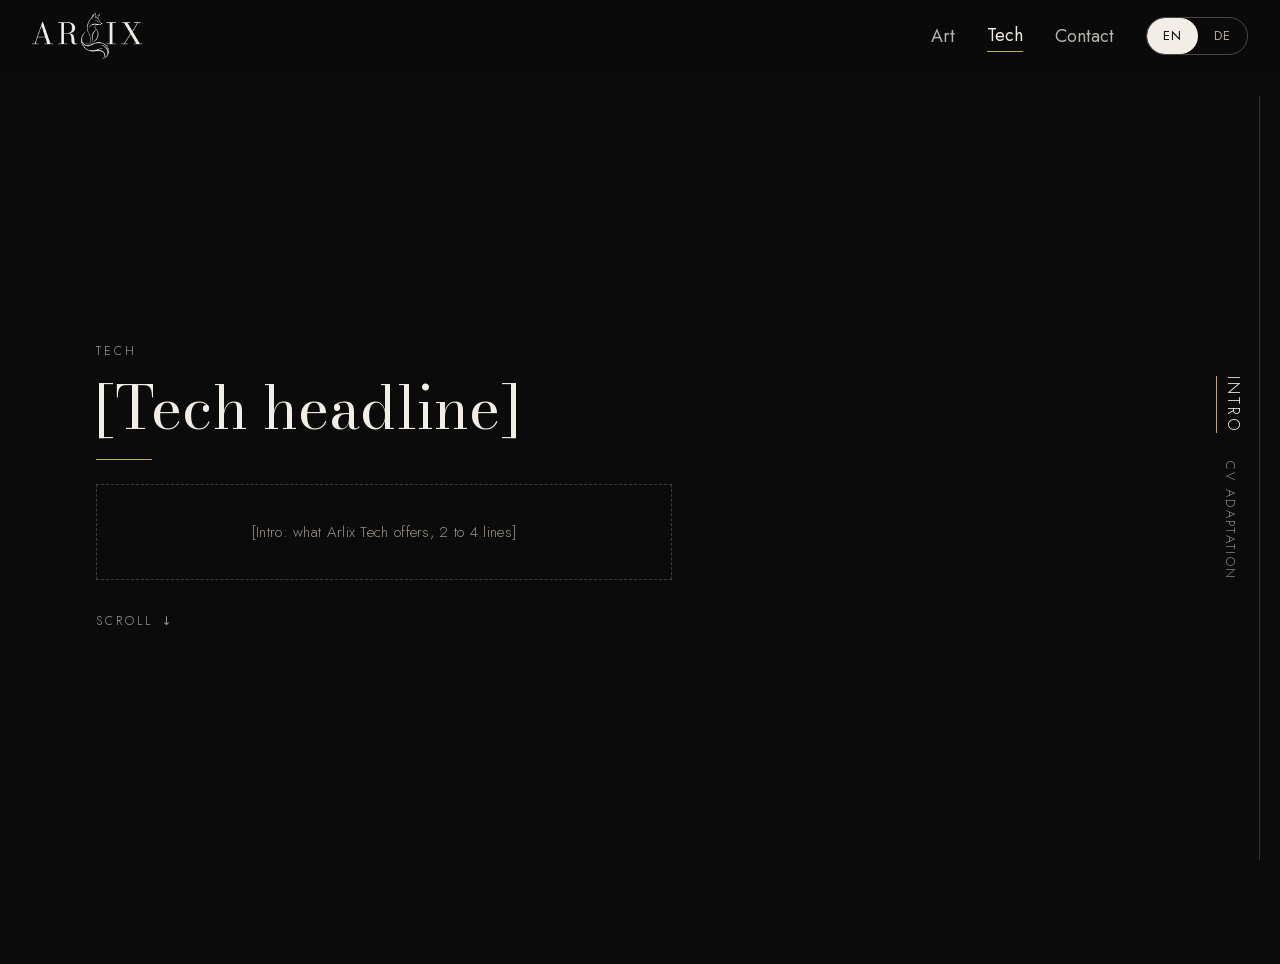
<file: tech/index.html>
<!DOCTYPE html><!--bM2KFgs_JIRgIepv9IS1u--><html lang="en" class="__variable_2a31ca __variable_6a71ce"><head><meta charSet="utf-8"/><meta name="viewport" content="width=device-width, initial-scale=1"/><link rel="preload" href="/_next/static/media/5bbac197f803cc34-s.p.woff2" as="font" crossorigin="" type="font/woff2"/><link rel="preload" href="/_next/static/media/821d76e08f562279-s.p.woff2" as="font" crossorigin="" type="font/woff2"/><link rel="preload" href="/_next/static/media/95c8264a6767742a-s.p.woff2" as="font" crossorigin="" type="font/woff2"/><link rel="preload" href="/_next/static/media/9a8547324877773b-s.p.woff2" as="font" crossorigin="" type="font/woff2"/><link rel="preload" href="/_next/static/media/9dd75fadc5b3df29-s.p.woff2" as="font" crossorigin="" type="font/woff2"/><link rel="preload" href="/_next/static/media/e4043985c18db9d8-s.p.woff2" as="font" crossorigin="" type="font/woff2"/><link rel="preload" as="image" href="/arlix-logo-white.png"/><link rel="stylesheet" href="/_next/static/css/89e8f5875e5faea0.css" data-precedence="next"/><link rel="preload" as="script" fetchPriority="low" href="/_next/static/chunks/webpack-64ccb27e2158ce73.js"/><script src="/_next/static/chunks/4bd1b696-c023c6e3521b1417.js" async=""></script><script src="/_next/static/chunks/255-0e5ac6cd71b0e266.js" async=""></script><script src="/_next/static/chunks/main-app-4726110de7689269.js" async=""></script><script src="/_next/static/chunks/619-ba102abea3e3d0e4.js" async=""></script><script src="/_next/static/chunks/app/layout-55ba41ff5fac58a6.js" async=""></script><script src="/_next/static/chunks/c15bf2b0-23b96f27db3d4449.js" async=""></script><script src="/_next/static/chunks/674-22e6f6d46a139d2d.js" async=""></script><script src="/_next/static/chunks/926-6284770128ffc426.js" async=""></script><script src="/_next/static/chunks/app/tech/page-2214ddde2752f359.js" async=""></script><meta name="next-size-adjust" content=""/><title>Arlix</title><meta name="description" content="Full-cycle AI &amp; hybrid production"/><link rel="icon" href="/icon.png?243e70b7e83ca41b" type="image/png" sizes="512x512"/><script src="/_next/static/chunks/polyfills-42372ed130431b0a.js" noModule=""></script></head><body class="min-h-screen"><div hidden=""><!--$--><!--/$--></div><header class="fixed bg-[#0B0B0C]/85 backdrop-blur top-0 inset-x-0 z-50 font-body text-[#F2EDE6]"><div class="flex items-center justify-between gap-3 px-4 sm:px-8 h-14 sm:h-[72px]"><a aria-label="Arlix" class="shrink-0 flex items-center transition-opacity duration-500 opacity-100" href="/"><img src="/arlix-logo-white.png" alt="Arlix" width="1400" height="585" class="h-9 sm:h-[46px] w-auto select-none" draggable="false"/></a><nav class="flex items-center gap-4 sm:gap-8 text-[15px] sm:text-lg font-normal"><a class="text-[#F2EDE6]/75 hover:text-[#C9A962]" href="/art/">Art</a><a class="border-b border-[#C9A962] pb-0.5" href="/tech/">Tech</a><a class="text-[#F2EDE6]/75 hover:text-[#C9A962]" href="/contact/">Contact</a><div class="flex border border-[#4A4540] rounded-full overflow-hidden text-[11px] sm:text-[13px] tracking-[0.08em] shrink-0" title="Language stub, no translation yet"><button class="px-2.5 sm:px-4 py-1.5 sm:py-2 rounded-full bg-[#F2EDE6] text-[#0B0B0C]">EN</button><button class="px-2.5 sm:px-4 py-1.5 sm:py-2 rounded-full text-[#B5ADA3]">DE</button></div></nav></div></header><div class="fixed inset-0 art-theme"><nav aria-label="Sections" class="fixed right-3 sm:right-5 top-14 sm:top-[72px] bottom-4 z-40 flex flex-row-reverse items-center gap-2 sm:gap-3 w-12 pointer-events-none"><div class="relative self-stretch my-6 w-px bg-[#3A3632] shrink-0"><div class="absolute inset-0 bg-[#C9A962] origin-top" style="transform:scaleY(0)"></div></div><ol class="flex flex-col items-center gap-7 max-h-full overflow-visible shrink-0 pointer-events-auto px-1"><li class="flex"><button aria-label="Intro" aria-current="true" class="relative font-body uppercase whitespace-nowrap flex flex-row-reverse leading-[1.25] tracking-[0.18em] transition-colors duration-300 text-[#F2EDE6] text-[16px] border-l border-[#C9A962] pl-1.5"><span class="block [writing-mode:vertical-rl]">Intro</span></button></li><li class="flex"><button aria-label="CV adaptation" class="relative font-body uppercase whitespace-nowrap flex flex-row-reverse leading-[1.25] tracking-[0.18em] transition-colors duration-300 text-[#8A837A] text-[13px] hover:text-[#C9A962]"><span class="block [writing-mode:vertical-rl]">CV adaptation</span></button></li></ol></nav><div class="relative h-full w-full overflow-y-scroll snap-y snap-mandatory no-scrollbar"><section data-snap-item="true" data-index="0" id="intro" class="relative h-[100svh] w-full snap-start snap-always overflow-hidden bg-[#0B0B0C]"><div data-snap-inner="true" class="h-full w-full will-change-transform origin-right"><div class="h-full flex flex-col justify-center pl-6 sm:pl-16 lg:pl-24 pr-16 sm:pr-24 pt-[72px] max-w-5xl"><div class="label mb-4">Tech</div><h1 class="font-display font-normal text-4xl md:text-6xl leading-[1.05] mb-5">[Tech headline]</h1><div class="gold-rule mb-6"></div><div class="ph flex items-center justify-center text-center p-4 h-24 max-w-xl">[Intro: what Arlix Tech offers, 2 to 4 lines]</div><div class="label mt-8">Scroll ↓</div></div></div></section><section data-snap-item="true" data-index="1" id="cv-linkedin" class="relative h-[100svh] w-full snap-start snap-always overflow-hidden bg-[#0B0B0C]"><div data-snap-inner="true" class="h-full w-full will-change-transform origin-right"><div class="h-full flex flex-col justify-center pl-6 sm:pl-16 lg:pl-24 pr-16 sm:pr-24 pt-[72px] max-w-4xl"><div class="flex flex-col justify-center min-w-0"><div class="label mb-4">01<!-- --> / <!-- -->06</div><h2 class="font-display font-normal text-4xl md:text-6xl leading-[1.05] mb-5">CV / LinkedIn + Career</h2><div class="gold-rule mb-6"></div><div class="ph flex items-center justify-center text-center p-4 h-24 max-w-xl">[Description]</div><div class="ph flex items-center justify-center text-center p-4 h-12 max-w-xs mt-6">[Price from]</div><a class="frame-btn mt-10 self-start" href="/contact/">Contact</a></div></div></div></section><section data-snap-item="true" data-index="2" id="web-design" class="relative h-[100svh] w-full snap-start snap-always overflow-hidden bg-[#0B0B0C]"><div data-snap-inner="true" class="h-full w-full will-change-transform origin-right"><div class="h-full flex flex-col justify-center pl-6 sm:pl-16 lg:pl-24 pr-16 sm:pr-24 pt-[72px] max-w-4xl"><div class="flex flex-col justify-center min-w-0"><div class="label mb-4">02<!-- --> / <!-- -->06</div><h2 class="font-display font-normal text-4xl md:text-6xl leading-[1.05] mb-5">Web Design</h2><div class="gold-rule mb-6"></div><div class="ph flex items-center justify-center text-center p-4 h-24 max-w-xl">[Description]</div><div class="ph flex items-center justify-center text-center p-4 h-12 max-w-xs mt-6">[Price from]</div><a class="frame-btn mt-10 self-start" href="/contact/">Contact</a></div></div></div></section><section data-snap-item="true" data-index="3" id="assistants-agents" class="relative h-[100svh] w-full snap-start snap-always overflow-hidden bg-[#0B0B0C]"><div data-snap-inner="true" class="h-full w-full will-change-transform origin-right"><div class="h-full flex flex-col justify-center pl-6 sm:pl-16 lg:pl-24 pr-16 sm:pr-24 pt-[72px] max-w-4xl"><div class="flex flex-col justify-center min-w-0"><div class="label mb-4">03<!-- --> / <!-- -->06</div><h2 class="font-display font-normal text-4xl md:text-6xl leading-[1.05] mb-5">Assistants / Agents</h2><div class="gold-rule mb-6"></div><div class="ph flex items-center justify-center text-center p-4 h-24 max-w-xl">[Description]</div><div class="ph flex items-center justify-center text-center p-4 h-12 max-w-xs mt-6">[Price from]</div><a class="frame-btn mt-10 self-start" href="/contact/">Contact</a></div></div></div></section><section data-snap-item="true" data-index="4" id="content-factory" class="relative h-[100svh] w-full snap-start snap-always overflow-hidden bg-[#0B0B0C]"><div data-snap-inner="true" class="h-full w-full will-change-transform origin-right"><div class="h-full flex flex-col justify-center pl-6 sm:pl-16 lg:pl-24 pr-16 sm:pr-24 pt-[72px] max-w-4xl"><div class="flex flex-col justify-center min-w-0"><div class="label mb-4">04<!-- --> / <!-- -->06</div><h2 class="font-display font-normal text-4xl md:text-6xl leading-[1.05] mb-5">Content Factory</h2><div class="gold-rule mb-6"></div><p class="text-lg md:text-xl leading-relaxed text-[#CFC8BE] max-w-2xl">Your brand&#x27;s visuals, handled every month: 30 to 60 pieces of content, carousels, short reels and UGC-style videos, all in one consistent look.</p><p class="mt-8 text-xl md:text-2xl text-[#C9A962] font-normal">From €1,500 / month</p><a class="frame-btn mt-10 self-start" href="/contact/">Contact</a></div></div></div></section><section data-snap-item="true" data-index="5" id="consultations-training" class="relative h-[100svh] w-full snap-start snap-always overflow-hidden bg-[#0B0B0C]"><div data-snap-inner="true" class="h-full w-full will-change-transform origin-right"><div class="h-full flex flex-col justify-center pl-6 sm:pl-16 lg:pl-24 pr-16 sm:pr-24 pt-[72px] max-w-4xl"><div class="flex flex-col justify-center min-w-0"><div class="label mb-4">05<!-- --> / <!-- -->06</div><h2 class="font-display font-normal text-4xl md:text-6xl leading-[1.05] mb-5">Individual Consultations &amp; Small Business Training</h2><div class="gold-rule mb-6"></div><div class="ph flex items-center justify-center text-center p-4 h-24 max-w-xl">[Description]</div><div class="ph flex items-center justify-center text-center p-4 h-12 max-w-xs mt-6">[Price from]</div><a class="frame-btn mt-10 self-start" href="/contact/">Contact</a></div></div></div></section><section data-snap-item="true" data-index="6" id="royalty-free-music" class="relative h-[100svh] w-full snap-start snap-always overflow-hidden bg-[#0B0B0C]"><div data-snap-inner="true" class="h-full w-full will-change-transform origin-right"><div class="h-full flex flex-col justify-center pl-6 sm:pl-16 lg:pl-24 pr-16 sm:pr-24 pt-[72px] max-w-4xl"><div class="flex flex-col justify-center min-w-0"><div class="label mb-4">06<!-- --> / <!-- -->06</div><h2 class="font-display font-normal text-4xl md:text-6xl leading-[1.05] mb-5">Royalty Free music</h2><div class="gold-rule mb-6"></div><div class="ph flex items-center justify-center text-center p-4 h-24 max-w-xl">[Description]</div><div class="ph flex items-center justify-center text-center p-4 h-12 max-w-xs mt-6">[Price from]</div><a class="frame-btn mt-10 self-start" href="/contact/">Contact</a></div></div></div></section><section data-snap-item="true" data-index="7" id="pricing" class="relative h-[100svh] w-full snap-start snap-always overflow-hidden bg-[#0B0B0C]"><div data-snap-inner="true" class="h-full w-full will-change-transform origin-right"><div class="h-full flex flex-col justify-center pl-6 sm:pl-16 lg:pl-24 pr-16 sm:pr-24 pt-[72px]"><div class="label mb-4">Pricing</div><h2 class="font-display font-normal text-3xl md:text-5xl mb-8">Pricing</h2><div class="grid gap-4 md:grid-cols-3 max-w-5xl"><div class="ph flex items-center justify-center text-center p-4 h-44 flex-col gap-2"><span>[<!-- -->Package 1<!-- -->: name]</span><span>[Price]</span><span>[What is included]</span></div><div class="ph flex items-center justify-center text-center p-4 h-44 flex-col gap-2"><span>[<!-- -->Package 2<!-- -->: name]</span><span>[Price]</span><span>[What is included]</span></div><div class="ph flex items-center justify-center text-center p-4 h-44 flex-col gap-2"><span>[<!-- -->Package 3<!-- -->: name]</span><span>[Price]</span><span>[What is included]</span></div></div><div class="ph flex items-center justify-center text-center p-4 mt-4 h-12 max-w-5xl">[Pricing note: custom quotes, terms]</div></div></div></section><section data-snap-item="true" data-index="8" id="contact" class="relative h-[100svh] w-full snap-start snap-always overflow-hidden bg-[#0B0B0C]"><div data-snap-inner="true" class="h-full w-full will-change-transform origin-right"><div class="h-full flex flex-col items-center justify-center text-center pl-6 sm:pl-16 lg:pl-24 pr-16 sm:pr-24"><div class="label mb-4">Contact</div><h2 class="font-display font-normal text-3xl md:text-5xl mb-6">Start a project</h2><div class="ph flex items-center justify-center text-center p-4 h-12 mb-8 w-full max-w-xl">[CTA line: invite to start a project]</div><a class="frame-btn" href="/contact/">Contact</a></div></div></section></div></div><!--$--><!--/$--><footer class="bg-[#0B0B0C] mt-1 md:mt-16 border-t border-[rgba(242,237,230,0.12)] px-6 pt-4 md:pt-10 pb-[calc(1.25rem+env(safe-area-inset-bottom))] md:pb-[calc(2.5rem+env(safe-area-inset-bottom))] text-center font-body text-[12px] tracking-[0.24em] uppercase text-[#9B948B]">© Arlix 2026</footer><script src="/_next/static/chunks/webpack-64ccb27e2158ce73.js" id="_R_" async=""></script><script>(self.__next_f=self.__next_f||[]).push([0])</script><script>self.__next_f.push([1,"1:\"$Sreact.fragment\"\n2:I[5325,[\"619\",\"static/chunks/619-ba102abea3e3d0e4.js\",\"177\",\"static/chunks/app/layout-55ba41ff5fac58a6.js\"],\"default\"]\n3:I[9766,[],\"\"]\n4:I[8924,[],\"\"]\n5:I[3323,[\"592\",\"static/chunks/c15bf2b0-23b96f27db3d4449.js\",\"619\",\"static/chunks/619-ba102abea3e3d0e4.js\",\"674\",\"static/chunks/674-22e6f6d46a139d2d.js\",\"926\",\"static/chunks/926-6284770128ffc426.js\",\"775\",\"static/chunks/app/tech/page-2214ddde2752f359.js\"],\"default\"]\n6:I[4431,[],\"OutletBoundary\"]\n8:I[5278,[],\"AsyncMetadataOutlet\"]\na:I[4431,[],\"ViewportBoundary\"]\nc:I[4431,[],\"MetadataBoundary\"]\nd:\"$Sreact.suspense\"\nf:I[7150,[],\"\"]\n:HL[\"/_next/static/media/5bbac197f803cc34-s.p.woff2\",\"font\",{\"crossOrigin\":\"\",\"type\":\"font/woff2\"}]\n:HL[\"/_next/static/media/821d76e08f562279-s.p.woff2\",\"font\",{\"crossOrigin\":\"\",\"type\":\"font/woff2\"}]\n:HL[\"/_next/static/media/95c8264a6767742a-s.p.woff2\",\"font\",{\"crossOrigin\":\"\",\"type\":\"font/woff2\"}]\n:HL[\"/_next/static/media/9a8547324877773b-s.p.woff2\",\"font\",{\"crossOrigin\":\"\",\"type\":\"font/woff2\"}]\n:HL[\"/_next/static/media/9dd75fadc5b3df29-s.p.woff2\",\"font\",{\"crossOrigin\":\"\",\"type\":\"font/woff2\"}]\n:HL[\"/_next/static/media/e4043985c18db9d8-s.p.woff2\",\"font\",{\"crossOrigin\":\"\",\"type\":\"font/woff2\"}]\n:HL[\"/_next/static/css/89e8f5875e5faea0.css\",\"style\"]\n"])</script><script>self.__next_f.push([1,"0:{\"P\":null,\"b\":\"bM2KFgs_JIRgIepv9IS1u\",\"p\":\"\",\"c\":[\"\",\"tech\",\"\"],\"i\":false,\"f\":[[[\"\",{\"children\":[\"tech\",{\"children\":[\"__PAGE__\",{}]}]},\"$undefined\",\"$undefined\",true],[\"\",[\"$\",\"$1\",\"c\",{\"children\":[[[\"$\",\"link\",\"0\",{\"rel\":\"stylesheet\",\"href\":\"/_next/static/css/89e8f5875e5faea0.css\",\"precedence\":\"next\",\"crossOrigin\":\"$undefined\",\"nonce\":\"$undefined\"}]],[\"$\",\"html\",null,{\"lang\":\"en\",\"className\":\"__variable_2a31ca __variable_6a71ce\",\"children\":[\"$\",\"body\",null,{\"className\":\"min-h-screen\",\"children\":[[\"$\",\"$L2\",null,{}],[\"$\",\"$L3\",null,{\"parallelRouterKey\":\"children\",\"error\":\"$undefined\",\"errorStyles\":\"$undefined\",\"errorScripts\":\"$undefined\",\"template\":[\"$\",\"$L4\",null,{}],\"templateStyles\":\"$undefined\",\"templateScripts\":\"$undefined\",\"notFound\":[[[\"$\",\"title\",null,{\"children\":\"404: This page could not be found.\"}],[\"$\",\"div\",null,{\"style\":{\"fontFamily\":\"system-ui,\\\"Segoe UI\\\",Roboto,Helvetica,Arial,sans-serif,\\\"Apple Color Emoji\\\",\\\"Segoe UI Emoji\\\"\",\"height\":\"100vh\",\"textAlign\":\"center\",\"display\":\"flex\",\"flexDirection\":\"column\",\"alignItems\":\"center\",\"justifyContent\":\"center\"},\"children\":[\"$\",\"div\",null,{\"children\":[[\"$\",\"style\",null,{\"dangerouslySetInnerHTML\":{\"__html\":\"body{color:#000;background:#fff;margin:0}.next-error-h1{border-right:1px solid rgba(0,0,0,.3)}@media (prefers-color-scheme:dark){body{color:#fff;background:#000}.next-error-h1{border-right:1px solid rgba(255,255,255,.3)}}\"}}],[\"$\",\"h1\",null,{\"className\":\"next-error-h1\",\"style\":{\"display\":\"inline-block\",\"margin\":\"0 20px 0 0\",\"padding\":\"0 23px 0 0\",\"fontSize\":24,\"fontWeight\":500,\"verticalAlign\":\"top\",\"lineHeight\":\"49px\"},\"children\":404}],[\"$\",\"div\",null,{\"style\":{\"display\":\"inline-block\"},\"children\":[\"$\",\"h2\",null,{\"style\":{\"fontSize\":14,\"fontWeight\":400,\"lineHeight\":\"49px\",\"margin\":0},\"children\":\"This page could not be found.\"}]}]]}]}]],[]],\"forbidden\":\"$undefined\",\"unauthorized\":\"$undefined\"}],[\"$\",\"footer\",null,{\"className\":\"bg-[#0B0B0C] mt-1 md:mt-16 border-t border-[rgba(242,237,230,0.12)] px-6 pt-4 md:pt-10 pb-[calc(1.25rem+env(safe-area-inset-bottom))] md:pb-[calc(2.5rem+env(safe-area-inset-bottom))] text-center font-body text-[12px] tracking-[0.24em] uppercase text-[#9B948B]\",\"children\":\"© Arlix 2026\"}]]}]}]]}],{\"children\":[\"tech\",[\"$\",\"$1\",\"c\",{\"children\":[null,[\"$\",\"$L3\",null,{\"parallelRouterKey\":\"children\",\"error\":\"$undefined\",\"errorStyles\":\"$undefined\",\"errorScripts\":\"$undefined\",\"template\":[\"$\",\"$L4\",null,{}],\"templateStyles\":\"$undefined\",\"templateScripts\":\"$undefined\",\"notFound\":\"$undefined\",\"forbidden\":\"$undefined\",\"unauthorized\":\"$undefined\"}]]}],{\"children\":[\"__PAGE__\",[\"$\",\"$1\",\"c\",{\"children\":[[\"$\",\"$L5\",null,{}],null,[\"$\",\"$L6\",null,{\"children\":[\"$L7\",[\"$\",\"$L8\",null,{\"promise\":\"$@9\"}]]}]]}],{},null,false]},null,false]},null,false],[\"$\",\"$1\",\"h\",{\"children\":[null,[[\"$\",\"$La\",null,{\"children\":\"$Lb\"}],[\"$\",\"meta\",null,{\"name\":\"next-size-adjust\",\"content\":\"\"}]],[\"$\",\"$Lc\",null,{\"children\":[\"$\",\"div\",null,{\"hidden\":true,\"children\":[\"$\",\"$d\",null,{\"fallback\":null,\"children\":\"$Le\"}]}]}]]}],false]],\"m\":\"$undefined\",\"G\":[\"$f\",[]],\"s\":false,\"S\":true}\n"])</script><script>self.__next_f.push([1,"b:[[\"$\",\"meta\",\"0\",{\"charSet\":\"utf-8\"}],[\"$\",\"meta\",\"1\",{\"name\":\"viewport\",\"content\":\"width=device-width, initial-scale=1\"}]]\n7:null\n"])</script><script>self.__next_f.push([1,"10:I[622,[],\"IconMark\"]\n9:{\"metadata\":[[\"$\",\"title\",\"0\",{\"children\":\"Arlix\"}],[\"$\",\"meta\",\"1\",{\"name\":\"description\",\"content\":\"Full-cycle AI \u0026 hybrid production\"}],[\"$\",\"link\",\"2\",{\"rel\":\"icon\",\"href\":\"/icon.png?243e70b7e83ca41b\",\"type\":\"image/png\",\"sizes\":\"512x512\"}],[\"$\",\"$L10\",\"3\",{}]],\"error\":null,\"digest\":\"$undefined\"}\n"])</script><script>self.__next_f.push([1,"e:\"$9:metadata\"\n"])</script></body></html>
</file>
<file: _next/static/css/89e8f5875e5faea0.css>
@font-face{font-family:Bodoni Moda;font-style:italic;font-weight:400;font-display:swap;src:url(/_next/static/media/7362f304958813f8-s.woff2) format("woff2");unicode-range:u+0302-0303,u+0305,u+0307-0308,u+0310,u+0312,u+0315,u+031a,u+0326-0327,u+032c,u+032f-0330,u+0332-0333,u+0338,u+033a,u+0346,u+034d,u+0391-03a1,u+03a3-03a9,u+03b1-03c9,u+03d1,u+03d5-03d6,u+03f0-03f1,u+03f4-03f5,u+2016-2017,u+2034-2038,u+203c,u+2040,u+2043,u+2047,u+2050,u+2057,u+205f,u+2070-2071,u+2074-209f,u+20d0-20dc,u+20e1,u+20e5-20ef,u+2100-2112,u+2114-2115,u+2117-2121,u+2123-214f,u+2190,u+2192,u+2194-21ae,u+21b0-21e5,u+21f1-21f2,u+21f4-2211,u+2213-2214,u+2216-22ff,u+2308-230b,u+2310,u+2319,u+231c-2321,u+2336-237a,u+237c,u+2395,u+239b-23b7,u+23d0,u+23dc-23e1,u+2474-2475,u+25af,u+25b3,u+25b7,u+25bd,u+25c1,u+25ca,u+25cc,u+25fb,u+266d-266f,u+27c0-27ff,u+2900-2aff,u+2b0e-2b11,u+2b30-2b4c,u+2bfe,u+3030,u+ff5b,u+ff5d,u+1d400-1d7ff,u+1ee??}@font-face{font-family:Bodoni Moda;font-style:italic;font-weight:400;font-display:swap;src:url(/_next/static/media/db906319981135e5-s.woff2) format("woff2");unicode-range:u+0001-000c,u+000e-001f,u+007f-009f,u+20dd-20e0,u+20e2-20e4,u+2150-218f,u+2190,u+2192,u+2194-2199,u+21af,u+21e6-21f0,u+21f3,u+2218-2219,u+2299,u+22c4-22c6,u+2300-243f,u+2440-244a,u+2460-24ff,u+25a0-27bf,u+28??,u+2921-2922,u+2981,u+29bf,u+29eb,u+2b??,u+4dc0-4dff,u+fff9-fffb,u+10140-1018e,u+10190-1019c,u+101a0,u+101d0-101fd,u+102e0-102fb,u+10e60-10e7e,u+1d2c0-1d2d3,u+1d2e0-1d37f,u+1f0??,u+1f100-1f1ae,u+1f1e6-1f1ff,u+1f30d-1f30f,u+1f315,u+1f31c,u+1f31e,u+1f320-1f32c,u+1f336,u+1f378,u+1f37d,u+1f382,u+1f393-1f39f,u+1f3a7-1f3a8,u+1f3ac-1f3af,u+1f3c2,u+1f3c4-1f3c6,u+1f3ca-1f3ce,u+1f3d4-1f3e0,u+1f3ed,u+1f3f1-1f3f3,u+1f3f5-1f3f7,u+1f408,u+1f415,u+1f41f,u+1f426,u+1f43f,u+1f441-1f442,u+1f444,u+1f446-1f449,u+1f44c-1f44e,u+1f453,u+1f46a,u+1f47d,u+1f4a3,u+1f4b0,u+1f4b3,u+1f4b9,u+1f4bb,u+1f4bf,u+1f4c8-1f4cb,u+1f4d6,u+1f4da,u+1f4df,u+1f4e3-1f4e6,u+1f4ea-1f4ed,u+1f4f7,u+1f4f9-1f4fb,u+1f4fd-1f4fe,u+1f503,u+1f507-1f50b,u+1f50d,u+1f512-1f513,u+1f53e-1f54a,u+1f54f-1f5fa,u+1f610,u+1f650-1f67f,u+1f687,u+1f68d,u+1f691,u+1f694,u+1f698,u+1f6ad,u+1f6b2,u+1f6b9-1f6ba,u+1f6bc,u+1f6c6-1f6cf,u+1f6d3-1f6d7,u+1f6e0-1f6ea,u+1f6f0-1f6f3,u+1f6f7-1f6fc,u+1f700-1f80b,u+1f810-1f847,u+1f850-1f859,u+1f860-1f887,u+1f890-1f8ad,u+1f8b0-1f8bb,u+1f8c0-1f8c1,u+1f8d0-1f8d8,u+1f900-1f90b,u+1f93b,u+1f946,u+1f984,u+1f996,u+1f9e9,u+1fa00-1fa6f,u+1fa70-1fa7c,u+1fa80-1fac6,u+1fac8,u+1facc-1fadd,u+1fadf-1faeb,u+1faef-1fafa,u+1fb??}@font-face{font-family:Bodoni Moda;font-style:italic;font-weight:400;font-display:swap;src:url(/_next/static/media/e4043985c18db9d8-s.p.woff2) format("woff2");unicode-range:u+0100-02ba,u+02bd-02c5,u+02c7-02cc,u+02ce-02d7,u+02dd-02ff,u+0304,u+0308,u+0329,u+1d00-1dbf,u+1e00-1e9f,u+1ef2-1eff,u+2020,u+20a0-20ab,u+20ad-20c4,u+2113,u+2c60-2c7f,u+a720-a7ff}@font-face{font-family:Bodoni Moda;font-style:italic;font-weight:400;font-display:swap;src:url(/_next/static/media/821d76e08f562279-s.p.woff2) format("woff2");unicode-range:u+00??,u+0131,u+0152-0153,u+02bb-02bc,u+02c6,u+02da,u+02dc,u+0304,u+0308,u+0329,u+2000-206f,u+20ac,u+2122,u+2191,u+2193,u+2212,u+2215,u+feff,u+fffd}@font-face{font-family:Bodoni Moda;font-style:italic;font-weight:500;font-display:swap;src:url(/_next/static/media/7362f304958813f8-s.woff2) format("woff2");unicode-range:u+0302-0303,u+0305,u+0307-0308,u+0310,u+0312,u+0315,u+031a,u+0326-0327,u+032c,u+032f-0330,u+0332-0333,u+0338,u+033a,u+0346,u+034d,u+0391-03a1,u+03a3-03a9,u+03b1-03c9,u+03d1,u+03d5-03d6,u+03f0-03f1,u+03f4-03f5,u+2016-2017,u+2034-2038,u+203c,u+2040,u+2043,u+2047,u+2050,u+2057,u+205f,u+2070-2071,u+2074-209f,u+20d0-20dc,u+20e1,u+20e5-20ef,u+2100-2112,u+2114-2115,u+2117-2121,u+2123-214f,u+2190,u+2192,u+2194-21ae,u+21b0-21e5,u+21f1-21f2,u+21f4-2211,u+2213-2214,u+2216-22ff,u+2308-230b,u+2310,u+2319,u+231c-2321,u+2336-237a,u+237c,u+2395,u+239b-23b7,u+23d0,u+23dc-23e1,u+2474-2475,u+25af,u+25b3,u+25b7,u+25bd,u+25c1,u+25ca,u+25cc,u+25fb,u+266d-266f,u+27c0-27ff,u+2900-2aff,u+2b0e-2b11,u+2b30-2b4c,u+2bfe,u+3030,u+ff5b,u+ff5d,u+1d400-1d7ff,u+1ee??}@font-face{font-family:Bodoni Moda;font-style:italic;font-weight:500;font-display:swap;src:url(/_next/static/media/db906319981135e5-s.woff2) format("woff2");unicode-range:u+0001-000c,u+000e-001f,u+007f-009f,u+20dd-20e0,u+20e2-20e4,u+2150-218f,u+2190,u+2192,u+2194-2199,u+21af,u+21e6-21f0,u+21f3,u+2218-2219,u+2299,u+22c4-22c6,u+2300-243f,u+2440-244a,u+2460-24ff,u+25a0-27bf,u+28??,u+2921-2922,u+2981,u+29bf,u+29eb,u+2b??,u+4dc0-4dff,u+fff9-fffb,u+10140-1018e,u+10190-1019c,u+101a0,u+101d0-101fd,u+102e0-102fb,u+10e60-10e7e,u+1d2c0-1d2d3,u+1d2e0-1d37f,u+1f0??,u+1f100-1f1ae,u+1f1e6-1f1ff,u+1f30d-1f30f,u+1f315,u+1f31c,u+1f31e,u+1f320-1f32c,u+1f336,u+1f378,u+1f37d,u+1f382,u+1f393-1f39f,u+1f3a7-1f3a8,u+1f3ac-1f3af,u+1f3c2,u+1f3c4-1f3c6,u+1f3ca-1f3ce,u+1f3d4-1f3e0,u+1f3ed,u+1f3f1-1f3f3,u+1f3f5-1f3f7,u+1f408,u+1f415,u+1f41f,u+1f426,u+1f43f,u+1f441-1f442,u+1f444,u+1f446-1f449,u+1f44c-1f44e,u+1f453,u+1f46a,u+1f47d,u+1f4a3,u+1f4b0,u+1f4b3,u+1f4b9,u+1f4bb,u+1f4bf,u+1f4c8-1f4cb,u+1f4d6,u+1f4da,u+1f4df,u+1f4e3-1f4e6,u+1f4ea-1f4ed,u+1f4f7,u+1f4f9-1f4fb,u+1f4fd-1f4fe,u+1f503,u+1f507-1f50b,u+1f50d,u+1f512-1f513,u+1f53e-1f54a,u+1f54f-1f5fa,u+1f610,u+1f650-1f67f,u+1f687,u+1f68d,u+1f691,u+1f694,u+1f698,u+1f6ad,u+1f6b2,u+1f6b9-1f6ba,u+1f6bc,u+1f6c6-1f6cf,u+1f6d3-1f6d7,u+1f6e0-1f6ea,u+1f6f0-1f6f3,u+1f6f7-1f6fc,u+1f700-1f80b,u+1f810-1f847,u+1f850-1f859,u+1f860-1f887,u+1f890-1f8ad,u+1f8b0-1f8bb,u+1f8c0-1f8c1,u+1f8d0-1f8d8,u+1f900-1f90b,u+1f93b,u+1f946,u+1f984,u+1f996,u+1f9e9,u+1fa00-1fa6f,u+1fa70-1fa7c,u+1fa80-1fac6,u+1fac8,u+1facc-1fadd,u+1fadf-1faeb,u+1faef-1fafa,u+1fb??}@font-face{font-family:Bodoni Moda;font-style:italic;font-weight:500;font-display:swap;src:url(/_next/static/media/e4043985c18db9d8-s.p.woff2) format("woff2");unicode-range:u+0100-02ba,u+02bd-02c5,u+02c7-02cc,u+02ce-02d7,u+02dd-02ff,u+0304,u+0308,u+0329,u+1d00-1dbf,u+1e00-1e9f,u+1ef2-1eff,u+2020,u+20a0-20ab,u+20ad-20c4,u+2113,u+2c60-2c7f,u+a720-a7ff}@font-face{font-family:Bodoni Moda;font-style:italic;font-weight:500;font-display:swap;src:url(/_next/static/media/821d76e08f562279-s.p.woff2) format("woff2");unicode-range:u+00??,u+0131,u+0152-0153,u+02bb-02bc,u+02c6,u+02da,u+02dc,u+0304,u+0308,u+0329,u+2000-206f,u+20ac,u+2122,u+2191,u+2193,u+2212,u+2215,u+feff,u+fffd}@font-face{font-family:Bodoni Moda;font-style:normal;font-weight:400;font-display:swap;src:url(/_next/static/media/4f52e7e286ad48dd-s.woff2) format("woff2");unicode-range:u+0302-0303,u+0305,u+0307-0308,u+0310,u+0312,u+0315,u+031a,u+0326-0327,u+032c,u+032f-0330,u+0332-0333,u+0338,u+033a,u+0346,u+034d,u+0391-03a1,u+03a3-03a9,u+03b1-03c9,u+03d1,u+03d5-03d6,u+03f0-03f1,u+03f4-03f5,u+2016-2017,u+2034-2038,u+203c,u+2040,u+2043,u+2047,u+2050,u+2057,u+205f,u+2070-2071,u+2074-209f,u+20d0-20dc,u+20e1,u+20e5-20ef,u+2100-2112,u+2114-2115,u+2117-2121,u+2123-214f,u+2190,u+2192,u+2194-21ae,u+21b0-21e5,u+21f1-21f2,u+21f4-2211,u+2213-2214,u+2216-22ff,u+2308-230b,u+2310,u+2319,u+231c-2321,u+2336-237a,u+237c,u+2395,u+239b-23b7,u+23d0,u+23dc-23e1,u+2474-2475,u+25af,u+25b3,u+25b7,u+25bd,u+25c1,u+25ca,u+25cc,u+25fb,u+266d-266f,u+27c0-27ff,u+2900-2aff,u+2b0e-2b11,u+2b30-2b4c,u+2bfe,u+3030,u+ff5b,u+ff5d,u+1d400-1d7ff,u+1ee??}@font-face{font-family:Bodoni Moda;font-style:normal;font-weight:400;font-display:swap;src:url(/_next/static/media/5b2b7a6f7f37a283-s.woff2) format("woff2");unicode-range:u+0001-000c,u+000e-001f,u+007f-009f,u+20dd-20e0,u+20e2-20e4,u+2150-218f,u+2190,u+2192,u+2194-2199,u+21af,u+21e6-21f0,u+21f3,u+2218-2219,u+2299,u+22c4-22c6,u+2300-243f,u+2440-244a,u+2460-24ff,u+25a0-27bf,u+28??,u+2921-2922,u+2981,u+29bf,u+29eb,u+2b??,u+4dc0-4dff,u+fff9-fffb,u+10140-1018e,u+10190-1019c,u+101a0,u+101d0-101fd,u+102e0-102fb,u+10e60-10e7e,u+1d2c0-1d2d3,u+1d2e0-1d37f,u+1f0??,u+1f100-1f1ae,u+1f1e6-1f1ff,u+1f30d-1f30f,u+1f315,u+1f31c,u+1f31e,u+1f320-1f32c,u+1f336,u+1f378,u+1f37d,u+1f382,u+1f393-1f39f,u+1f3a7-1f3a8,u+1f3ac-1f3af,u+1f3c2,u+1f3c4-1f3c6,u+1f3ca-1f3ce,u+1f3d4-1f3e0,u+1f3ed,u+1f3f1-1f3f3,u+1f3f5-1f3f7,u+1f408,u+1f415,u+1f41f,u+1f426,u+1f43f,u+1f441-1f442,u+1f444,u+1f446-1f449,u+1f44c-1f44e,u+1f453,u+1f46a,u+1f47d,u+1f4a3,u+1f4b0,u+1f4b3,u+1f4b9,u+1f4bb,u+1f4bf,u+1f4c8-1f4cb,u+1f4d6,u+1f4da,u+1f4df,u+1f4e3-1f4e6,u+1f4ea-1f4ed,u+1f4f7,u+1f4f9-1f4fb,u+1f4fd-1f4fe,u+1f503,u+1f507-1f50b,u+1f50d,u+1f512-1f513,u+1f53e-1f54a,u+1f54f-1f5fa,u+1f610,u+1f650-1f67f,u+1f687,u+1f68d,u+1f691,u+1f694,u+1f698,u+1f6ad,u+1f6b2,u+1f6b9-1f6ba,u+1f6bc,u+1f6c6-1f6cf,u+1f6d3-1f6d7,u+1f6e0-1f6ea,u+1f6f0-1f6f3,u+1f6f7-1f6fc,u+1f700-1f80b,u+1f810-1f847,u+1f850-1f859,u+1f860-1f887,u+1f890-1f8ad,u+1f8b0-1f8bb,u+1f8c0-1f8c1,u+1f8d0-1f8d8,u+1f900-1f90b,u+1f93b,u+1f946,u+1f984,u+1f996,u+1f9e9,u+1fa00-1fa6f,u+1fa70-1fa7c,u+1fa80-1fac6,u+1fac8,u+1facc-1fadd,u+1fadf-1faeb,u+1faef-1fafa,u+1fb??}@font-face{font-family:Bodoni Moda;font-style:normal;font-weight:400;font-display:swap;src:url(/_next/static/media/9a8547324877773b-s.p.woff2) format("woff2");unicode-range:u+0100-02ba,u+02bd-02c5,u+02c7-02cc,u+02ce-02d7,u+02dd-02ff,u+0304,u+0308,u+0329,u+1d00-1dbf,u+1e00-1e9f,u+1ef2-1eff,u+2020,u+20a0-20ab,u+20ad-20c4,u+2113,u+2c60-2c7f,u+a720-a7ff}@font-face{font-family:Bodoni Moda;font-style:normal;font-weight:400;font-display:swap;src:url(/_next/static/media/95c8264a6767742a-s.p.woff2) format("woff2");unicode-range:u+00??,u+0131,u+0152-0153,u+02bb-02bc,u+02c6,u+02da,u+02dc,u+0304,u+0308,u+0329,u+2000-206f,u+20ac,u+2122,u+2191,u+2193,u+2212,u+2215,u+feff,u+fffd}@font-face{font-family:Bodoni Moda;font-style:normal;font-weight:500;font-display:swap;src:url(/_next/static/media/4f52e7e286ad48dd-s.woff2) format("woff2");unicode-range:u+0302-0303,u+0305,u+0307-0308,u+0310,u+0312,u+0315,u+031a,u+0326-0327,u+032c,u+032f-0330,u+0332-0333,u+0338,u+033a,u+0346,u+034d,u+0391-03a1,u+03a3-03a9,u+03b1-03c9,u+03d1,u+03d5-03d6,u+03f0-03f1,u+03f4-03f5,u+2016-2017,u+2034-2038,u+203c,u+2040,u+2043,u+2047,u+2050,u+2057,u+205f,u+2070-2071,u+2074-209f,u+20d0-20dc,u+20e1,u+20e5-20ef,u+2100-2112,u+2114-2115,u+2117-2121,u+2123-214f,u+2190,u+2192,u+2194-21ae,u+21b0-21e5,u+21f1-21f2,u+21f4-2211,u+2213-2214,u+2216-22ff,u+2308-230b,u+2310,u+2319,u+231c-2321,u+2336-237a,u+237c,u+2395,u+239b-23b7,u+23d0,u+23dc-23e1,u+2474-2475,u+25af,u+25b3,u+25b7,u+25bd,u+25c1,u+25ca,u+25cc,u+25fb,u+266d-266f,u+27c0-27ff,u+2900-2aff,u+2b0e-2b11,u+2b30-2b4c,u+2bfe,u+3030,u+ff5b,u+ff5d,u+1d400-1d7ff,u+1ee??}@font-face{font-family:Bodoni Moda;font-style:normal;font-weight:500;font-display:swap;src:url(/_next/static/media/5b2b7a6f7f37a283-s.woff2) format("woff2");unicode-range:u+0001-000c,u+000e-001f,u+007f-009f,u+20dd-20e0,u+20e2-20e4,u+2150-218f,u+2190,u+2192,u+2194-2199,u+21af,u+21e6-21f0,u+21f3,u+2218-2219,u+2299,u+22c4-22c6,u+2300-243f,u+2440-244a,u+2460-24ff,u+25a0-27bf,u+28??,u+2921-2922,u+2981,u+29bf,u+29eb,u+2b??,u+4dc0-4dff,u+fff9-fffb,u+10140-1018e,u+10190-1019c,u+101a0,u+101d0-101fd,u+102e0-102fb,u+10e60-10e7e,u+1d2c0-1d2d3,u+1d2e0-1d37f,u+1f0??,u+1f100-1f1ae,u+1f1e6-1f1ff,u+1f30d-1f30f,u+1f315,u+1f31c,u+1f31e,u+1f320-1f32c,u+1f336,u+1f378,u+1f37d,u+1f382,u+1f393-1f39f,u+1f3a7-1f3a8,u+1f3ac-1f3af,u+1f3c2,u+1f3c4-1f3c6,u+1f3ca-1f3ce,u+1f3d4-1f3e0,u+1f3ed,u+1f3f1-1f3f3,u+1f3f5-1f3f7,u+1f408,u+1f415,u+1f41f,u+1f426,u+1f43f,u+1f441-1f442,u+1f444,u+1f446-1f449,u+1f44c-1f44e,u+1f453,u+1f46a,u+1f47d,u+1f4a3,u+1f4b0,u+1f4b3,u+1f4b9,u+1f4bb,u+1f4bf,u+1f4c8-1f4cb,u+1f4d6,u+1f4da,u+1f4df,u+1f4e3-1f4e6,u+1f4ea-1f4ed,u+1f4f7,u+1f4f9-1f4fb,u+1f4fd-1f4fe,u+1f503,u+1f507-1f50b,u+1f50d,u+1f512-1f513,u+1f53e-1f54a,u+1f54f-1f5fa,u+1f610,u+1f650-1f67f,u+1f687,u+1f68d,u+1f691,u+1f694,u+1f698,u+1f6ad,u+1f6b2,u+1f6b9-1f6ba,u+1f6bc,u+1f6c6-1f6cf,u+1f6d3-1f6d7,u+1f6e0-1f6ea,u+1f6f0-1f6f3,u+1f6f7-1f6fc,u+1f700-1f80b,u+1f810-1f847,u+1f850-1f859,u+1f860-1f887,u+1f890-1f8ad,u+1f8b0-1f8bb,u+1f8c0-1f8c1,u+1f8d0-1f8d8,u+1f900-1f90b,u+1f93b,u+1f946,u+1f984,u+1f996,u+1f9e9,u+1fa00-1fa6f,u+1fa70-1fa7c,u+1fa80-1fac6,u+1fac8,u+1facc-1fadd,u+1fadf-1faeb,u+1faef-1fafa,u+1fb??}@font-face{font-family:Bodoni Moda;font-style:normal;font-weight:500;font-display:swap;src:url(/_next/static/media/9a8547324877773b-s.p.woff2) format("woff2");unicode-range:u+0100-02ba,u+02bd-02c5,u+02c7-02cc,u+02ce-02d7,u+02dd-02ff,u+0304,u+0308,u+0329,u+1d00-1dbf,u+1e00-1e9f,u+1ef2-1eff,u+2020,u+20a0-20ab,u+20ad-20c4,u+2113,u+2c60-2c7f,u+a720-a7ff}@font-face{font-family:Bodoni Moda;font-style:normal;font-weight:500;font-display:swap;src:url(/_next/static/media/95c8264a6767742a-s.p.woff2) format("woff2");unicode-range:u+00??,u+0131,u+0152-0153,u+02bb-02bc,u+02c6,u+02da,u+02dc,u+0304,u+0308,u+0329,u+2000-206f,u+20ac,u+2122,u+2191,u+2193,u+2212,u+2215,u+feff,u+fffd}@font-face{font-family:Bodoni Moda Fallback;src:local("Times New Roman");ascent-override:98.50%;descent-override:35.02%;line-gap-override:0.00%;size-adjust:114.22%}.__className_2a31ca{font-family:Bodoni Moda,Bodoni Moda Fallback}.__variable_2a31ca{--font-display:"Bodoni Moda","Bodoni Moda Fallback"}@font-face{font-family:Jost;font-style:normal;font-weight:300;font-display:swap;src:url(/_next/static/media/b8c37bb59076c047-s.woff2) format("woff2");unicode-range:u+0301,u+0400-045f,u+0490-0491,u+04b0-04b1,u+2116}@font-face{font-family:Jost;font-style:normal;font-weight:300;font-display:swap;src:url(/_next/static/media/5bbac197f803cc34-s.p.woff2) format("woff2");unicode-range:u+0100-02ba,u+02bd-02c5,u+02c7-02cc,u+02ce-02d7,u+02dd-02ff,u+0304,u+0308,u+0329,u+1d00-1dbf,u+1e00-1e9f,u+1ef2-1eff,u+2020,u+20a0-20ab,u+20ad-20c4,u+2113,u+2c60-2c7f,u+a720-a7ff}@font-face{font-family:Jost;font-style:normal;font-weight:300;font-display:swap;src:url(/_next/static/media/9dd75fadc5b3df29-s.p.woff2) format("woff2");unicode-range:u+00??,u+0131,u+0152-0153,u+02bb-02bc,u+02c6,u+02da,u+02dc,u+0304,u+0308,u+0329,u+2000-206f,u+20ac,u+2122,u+2191,u+2193,u+2212,u+2215,u+feff,u+fffd}@font-face{font-family:Jost;font-style:normal;font-weight:400;font-display:swap;src:url(/_next/static/media/b8c37bb59076c047-s.woff2) format("woff2");unicode-range:u+0301,u+0400-045f,u+0490-0491,u+04b0-04b1,u+2116}@font-face{font-family:Jost;font-style:normal;font-weight:400;font-display:swap;src:url(/_next/static/media/5bbac197f803cc34-s.p.woff2) format("woff2");unicode-range:u+0100-02ba,u+02bd-02c5,u+02c7-02cc,u+02ce-02d7,u+02dd-02ff,u+0304,u+0308,u+0329,u+1d00-1dbf,u+1e00-1e9f,u+1ef2-1eff,u+2020,u+20a0-20ab,u+20ad-20c4,u+2113,u+2c60-2c7f,u+a720-a7ff}@font-face{font-family:Jost;font-style:normal;font-weight:400;font-display:swap;src:url(/_next/static/media/9dd75fadc5b3df29-s.p.woff2) format("woff2");unicode-range:u+00??,u+0131,u+0152-0153,u+02bb-02bc,u+02c6,u+02da,u+02dc,u+0304,u+0308,u+0329,u+2000-206f,u+20ac,u+2122,u+2191,u+2193,u+2212,u+2215,u+feff,u+fffd}@font-face{font-family:Jost;font-style:normal;font-weight:500;font-display:swap;src:url(/_next/static/media/b8c37bb59076c047-s.woff2) format("woff2");unicode-range:u+0301,u+0400-045f,u+0490-0491,u+04b0-04b1,u+2116}@font-face{font-family:Jost;font-style:normal;font-weight:500;font-display:swap;src:url(/_next/static/media/5bbac197f803cc34-s.p.woff2) format("woff2");unicode-range:u+0100-02ba,u+02bd-02c5,u+02c7-02cc,u+02ce-02d7,u+02dd-02ff,u+0304,u+0308,u+0329,u+1d00-1dbf,u+1e00-1e9f,u+1ef2-1eff,u+2020,u+20a0-20ab,u+20ad-20c4,u+2113,u+2c60-2c7f,u+a720-a7ff}@font-face{font-family:Jost;font-style:normal;font-weight:500;font-display:swap;src:url(/_next/static/media/9dd75fadc5b3df29-s.p.woff2) format("woff2");unicode-range:u+00??,u+0131,u+0152-0153,u+02bb-02bc,u+02c6,u+02da,u+02dc,u+0304,u+0308,u+0329,u+2000-206f,u+20ac,u+2122,u+2191,u+2193,u+2212,u+2215,u+feff,u+fffd}@font-face{font-family:Jost Fallback;src:local("Arial");ascent-override:111.45%;descent-override:39.06%;line-gap-override:0.00%;size-adjust:96.01%}.__className_6a71ce{font-family:Jost,Jost Fallback;font-style:normal}.__variable_6a71ce{--font-body:"Jost","Jost Fallback"}

/*! tailwindcss v4.3.4 | MIT License | https://tailwindcss.com */@layer properties{@supports (((-webkit-hyphens:none)) and (not (margin-trim:block))) or ((-moz-orient:inline) and (not (color:rgb(from red r g b)))){*,::backdrop,:after,:before{--tw-translate-x:0;--tw-translate-y:0;--tw-translate-z:0;--tw-rotate-x:initial;--tw-rotate-y:initial;--tw-rotate-z:initial;--tw-skew-x:initial;--tw-skew-y:initial;--tw-scroll-snap-strictness:proximity;--tw-border-style:solid;--tw-gradient-position:initial;--tw-gradient-from:#0000;--tw-gradient-via:#0000;--tw-gradient-to:#0000;--tw-gradient-stops:initial;--tw-gradient-via-stops:initial;--tw-gradient-from-position:0%;--tw-gradient-via-position:50%;--tw-gradient-to-position:100%;--tw-leading:initial;--tw-font-weight:initial;--tw-tracking:initial;--tw-ordinal:initial;--tw-slashed-zero:initial;--tw-numeric-figure:initial;--tw-numeric-spacing:initial;--tw-numeric-fraction:initial;--tw-shadow:0 0 #0000;--tw-shadow-color:initial;--tw-shadow-alpha:100%;--tw-inset-shadow:0 0 #0000;--tw-inset-shadow-color:initial;--tw-inset-shadow-alpha:100%;--tw-ring-color:initial;--tw-ring-shadow:0 0 #0000;--tw-inset-ring-color:initial;--tw-inset-ring-shadow:0 0 #0000;--tw-ring-inset:initial;--tw-ring-offset-width:0px;--tw-ring-offset-color:#fff;--tw-ring-offset-shadow:0 0 #0000;--tw-backdrop-blur:initial;--tw-backdrop-brightness:initial;--tw-backdrop-contrast:initial;--tw-backdrop-grayscale:initial;--tw-backdrop-hue-rotate:initial;--tw-backdrop-invert:initial;--tw-backdrop-opacity:initial;--tw-backdrop-saturate:initial;--tw-backdrop-sepia:initial;--tw-duration:initial}}}@layer theme{:host,:root{--font-sans:-apple-system,BlinkMacSystemFont,"Segoe UI",Roboto,"Helvetica Neue","Noto Sans",Arial,sans-serif,"Apple Color Emoji","Segoe UI Emoji","Segoe UI Symbol","Noto Color Emoji";--font-mono:ui-monospace,SFMono-Regular,Menlo,Monaco,Consolas,"Liberation Mono","Courier New",monospace;--color-black:#000;--color-white:#fff;--spacing:.25rem;--container-xs:20rem;--container-xl:36rem;--container-2xl:42rem;--container-4xl:56rem;--container-5xl:64rem;--text-xs:.75rem;--text-xs--line-height:calc(1 / .75);--text-sm:.875rem;--text-sm--line-height:calc(1.25 / .875);--text-base:1rem;--text-base--line-height:calc(1.5 / 1);--text-lg:1.125rem;--text-lg--line-height:calc(1.75 / 1.125);--text-xl:1.25rem;--text-xl--line-height:calc(1.75 / 1.25);--text-2xl:1.5rem;--text-2xl--line-height:calc(2 / 1.5);--text-3xl:1.875rem;--text-3xl--line-height:calc(2.25 / 1.875);--text-4xl:2.25rem;--text-4xl--line-height:calc(2.5 / 2.25);--text-5xl:3rem;--text-5xl--line-height:1;--text-6xl:3.75rem;--text-6xl--line-height:1;--font-weight-normal:400;--font-weight-semibold:600;--tracking-widest:.1em;--leading-relaxed:1.625;--radius-xl:.75rem;--blur-sm:8px;--aspect-video:16/9;--default-transition-duration:.15s;--default-transition-timing-function:cubic-bezier(.4,0,.2,1);--default-font-family:var(--font-sans);--default-mono-font-family:var(--font-mono)}}@layer base{*,::backdrop,:after,:before{box-sizing:border-box;border:0 solid;margin:0;padding:0}::file-selector-button{box-sizing:border-box;border:0 solid;margin:0;padding:0}:host,html{-webkit-text-size-adjust:100%;tab-size:4;line-height:1.5;font-family:var(--default-font-family,-apple-system,BlinkMacSystemFont,"Segoe UI",Roboto,"Helvetica Neue","Noto Sans",Arial,sans-serif,"Apple Color Emoji","Segoe UI Emoji","Segoe UI Symbol","Noto Color Emoji");font-feature-settings:var(--default-font-feature-settings,normal);font-variation-settings:var(--default-font-variation-settings,normal);-webkit-tap-highlight-color:transparent}hr{height:0;color:inherit;border-top-width:1px}abbr:where([title]){-webkit-text-decoration:underline dotted;text-decoration:underline dotted}h1,h2,h3,h4,h5,h6{font-size:inherit;font-weight:inherit}a{color:inherit;-webkit-text-decoration:inherit;text-decoration:inherit}b,strong{font-weight:bolder}code,kbd,pre,samp{font-family:var(--default-mono-font-family,ui-monospace,SFMono-Regular,Menlo,Monaco,Consolas,"Liberation Mono","Courier New",monospace);font-feature-settings:var(--default-mono-font-feature-settings,normal);font-variation-settings:var(--default-mono-font-variation-settings,normal);font-size:1em}small{font-size:80%}sub,sup{vertical-align:baseline;font-size:75%;line-height:0;position:relative}sub{bottom:-.25em}sup{top:-.5em}table{text-indent:0;border-color:inherit;border-collapse:collapse}:-moz-focusring:where(:not(iframe)){outline:auto}progress{vertical-align:baseline}summary{display:list-item}menu,ol,ul{list-style:none}audio,canvas,embed,iframe,img,object,svg,video{vertical-align:middle;display:block}img,video{max-width:100%;height:auto}button,input,optgroup,select,textarea{font:inherit;font-feature-settings:inherit;font-variation-settings:inherit;letter-spacing:inherit;color:inherit;opacity:1;background-color:#0000;border-radius:0}::file-selector-button{font:inherit;font-feature-settings:inherit;font-variation-settings:inherit;letter-spacing:inherit;color:inherit;opacity:1;background-color:#0000;border-radius:0}:where(select:is([multiple],[size])) optgroup{font-weight:bolder}:where(select:is([multiple],[size])) optgroup option{padding-inline-start:20px}::file-selector-button{margin-inline-end:4px}::placeholder{opacity:1}@supports (not ((-webkit-appearance:-apple-pay-button))) or (contain-intrinsic-size:1px){::placeholder{color:currentColor}@supports (color:color-mix(in lab,red,red)){::placeholder{color:color-mix(in oklab,currentcolor 50%,transparent)}}}textarea{resize:vertical}::-webkit-search-decoration{-webkit-appearance:none}::-webkit-date-and-time-value{min-height:1lh;text-align:inherit}::-webkit-datetime-edit{display:inline-flex}::-webkit-datetime-edit-fields-wrapper{padding:0}::-webkit-datetime-edit,::-webkit-datetime-edit-year-field{padding-block:0}::-webkit-datetime-edit-day-field,::-webkit-datetime-edit-month-field{padding-block:0}::-webkit-datetime-edit-hour-field,::-webkit-datetime-edit-minute-field{padding-block:0}::-webkit-datetime-edit-millisecond-field,::-webkit-datetime-edit-second-field{padding-block:0}::-webkit-datetime-edit-meridiem-field{padding-block:0}::-webkit-calendar-picker-indicator{line-height:1}:-moz-ui-invalid{box-shadow:none}button,input:where([type=button],[type=reset],[type=submit]){appearance:button}::file-selector-button{appearance:button}::-webkit-inner-spin-button,::-webkit-outer-spin-button{height:auto}[hidden]:where(:not([hidden=until-found])){display:none!important}}@layer components;@layer utilities{.pointer-events-auto{pointer-events:auto}.pointer-events-none{pointer-events:none}.visible{visibility:visible}.sr-only{clip-path:inset(50%);white-space:nowrap;border-width:0;width:1px;height:1px;margin:-1px;padding:0;overflow:hidden}.absolute,.sr-only{position:absolute}.fixed{position:fixed}.relative{position:relative}.static{position:static}.sticky{position:sticky}.inset-0{inset:0}.inset-x-0{inset-inline:0}.inset-x-3{inset-inline:calc(var(--spacing) * 3)}.top-0{top:0}.top-1\/2{top:50%}.top-3{top:calc(var(--spacing) * 3)}.top-14{top:calc(var(--spacing) * 14)}.\!right-11{right:calc(var(--spacing) * 11)!important}.right-1{right:var(--spacing)}.right-2{right:calc(var(--spacing) * 2)}.right-3{right:calc(var(--spacing) * 3)}.right-11{right:calc(var(--spacing) * 11)}.right-20{right:calc(var(--spacing) * 20)}.right-28{right:calc(var(--spacing) * 28)}.bottom-2{bottom:calc(var(--spacing) * 2)}.bottom-3{bottom:calc(var(--spacing) * 3)}.bottom-4{bottom:calc(var(--spacing) * 4)}.bottom-14{bottom:calc(var(--spacing) * 14)}.left-1{left:var(--spacing)}.left-1\/2{left:50%}.left-2{left:calc(var(--spacing) * 2)}.left-3{left:calc(var(--spacing) * 3)}.left-16{left:calc(var(--spacing) * 16)}.z-0{z-index:0}.z-10{z-index:10}.z-20{z-index:20}.z-30{z-index:30}.z-40{z-index:40}.z-50{z-index:50}.z-\[1000\]{z-index:1000}.order-1{order:1}.order-3{order:3}.mx-auto{margin-inline:auto}.my-6{margin-block:calc(var(--spacing) * 6)}.mt-1{margin-top:var(--spacing)}.mt-2{margin-top:calc(var(--spacing) * 2)}.mt-3{margin-top:calc(var(--spacing) * 3)}.mt-3\.5{margin-top:calc(var(--spacing) * 3.5)}.mt-4{margin-top:calc(var(--spacing) * 4)}.mt-5{margin-top:calc(var(--spacing) * 5)}.mt-6{margin-top:calc(var(--spacing) * 6)}.mt-8{margin-top:calc(var(--spacing) * 8)}.mt-10{margin-top:calc(var(--spacing) * 10)}.mt-12{margin-top:calc(var(--spacing) * 12)}.mt-14{margin-top:calc(var(--spacing) * 14)}.mb-1{margin-bottom:var(--spacing)}.mb-2{margin-bottom:calc(var(--spacing) * 2)}.mb-3{margin-bottom:calc(var(--spacing) * 3)}.mb-4{margin-bottom:calc(var(--spacing) * 4)}.mb-5{margin-bottom:calc(var(--spacing) * 5)}.mb-6{margin-bottom:calc(var(--spacing) * 6)}.mb-8{margin-bottom:calc(var(--spacing) * 8)}.block{display:block}.contents{display:contents}.flex{display:flex}.grid{display:grid}.hidden{display:none}.inline{display:inline}.inline-block{display:inline-block}.aspect-\[4\/5\]{aspect-ratio:4/5}.aspect-\[9\/16\]{aspect-ratio:9/16}.aspect-video{aspect-ratio:var(--aspect-video)}.\!h-9{height:calc(var(--spacing) * 9)!important}.\!h-11{height:calc(var(--spacing) * 11)!important}.h-1{height:var(--spacing)}.h-1\.5{height:calc(var(--spacing) * 1.5)}.h-8{height:calc(var(--spacing) * 8)}.h-9{height:calc(var(--spacing) * 9)}.h-11{height:calc(var(--spacing) * 11)}.h-12{height:calc(var(--spacing) * 12)}.h-14{height:calc(var(--spacing) * 14)}.h-16{height:calc(var(--spacing) * 16)}.h-20{height:calc(var(--spacing) * 20)}.h-24{height:calc(var(--spacing) * 24)}.h-44{height:calc(var(--spacing) * 44)}.h-48{height:calc(var(--spacing) * 48)}.h-\[100svh\]{height:100svh}.h-\[230px\]{height:230px}.h-\[var\(--ph\)\]{height:var(--ph)}.h-auto{height:auto}.h-full{height:100%}.max-h-full{max-height:100%}.min-h-0{min-height:0}.min-h-\[calc\(100svh-58px\)\]{min-height:calc(100svh - 58px)}.min-h-screen{min-height:100vh}.\!w-\[104px\]{width:104px!important}.\!w-\[132px\]{width:132px!important}.\!w-\[calc\(var\(--ph\)\*9\/16\)\]{width:calc(var(--ph) * 9 / 16)!important}.w-1\.5{width:calc(var(--spacing) * 1.5)}.w-8{width:calc(var(--spacing) * 8)}.w-9{width:calc(var(--spacing) * 9)}.w-11{width:calc(var(--spacing) * 11)}.w-12{width:calc(var(--spacing) * 12)}.w-14{width:calc(var(--spacing) * 14)}.w-\[150px\]{width:150px}.w-\[200px\]{width:200px}.w-\[min\(56vw\,470px\)\]{width:min(56vw,470px)}.w-auto{width:auto}.w-full{width:100%}.w-px{width:1px}.max-w-2xl{max-width:var(--container-2xl)}.max-w-4xl{max-width:var(--container-4xl)}.max-w-5xl{max-width:var(--container-5xl)}.max-w-\[calc\(var\(--ph\)\*9\/16\)\]{max-width:calc(var(--ph) * 9 / 16)}.max-w-xl{max-width:var(--container-xl)}.max-w-xs{max-width:var(--container-xs)}.\!min-w-0{min-width:0!important}.min-w-0{min-width:0}.flex-1{flex:1}.flex-\[0\.6\]{flex:.6}.shrink-0{flex-shrink:0}.origin-center{transform-origin:50%}.origin-right{transform-origin:100%}.origin-top{transform-origin:top}.-translate-x-1\/2{--tw-translate-x:calc(calc(1 / 2 * 100%) * -1)}.-translate-x-1\/2,.-translate-y-1\/2{translate:var(--tw-translate-x) var(--tw-translate-y)}.-translate-y-1\/2{--tw-translate-y:calc(calc(1 / 2 * 100%) * -1)}.rotate-180{rotate:180deg}.transform{transform:var(--tw-rotate-x, ) var(--tw-rotate-y, ) var(--tw-rotate-z, ) var(--tw-skew-x, ) var(--tw-skew-y, )}.cursor-pointer{cursor:pointer}.cursor-zoom-in{cursor:zoom-in}.resize{resize:both}.snap-y{scroll-snap-type:y var(--tw-scroll-snap-strictness)}.snap-mandatory{--tw-scroll-snap-strictness:mandatory}.snap-start{scroll-snap-align:start}.snap-always{scroll-snap-stop:always}.scroll-mt-28{scroll-margin-top:calc(var(--spacing) * 28)}.grid-cols-4{grid-template-columns:repeat(4,minmax(0,1fr))}.grid-rows-\[auto_auto_1fr\]{grid-template-rows:auto auto 1fr}.flex-col{flex-direction:column}.flex-row-reverse{flex-direction:row-reverse}.content-center{align-content:center}.content-start{align-content:flex-start}.items-center{align-items:center}.justify-between{justify-content:space-between}.justify-center{justify-content:center}.justify-end{justify-content:flex-end}.gap-1\.5{gap:calc(var(--spacing) * 1.5)}.gap-2{gap:calc(var(--spacing) * 2)}.gap-2\.5{gap:calc(var(--spacing) * 2.5)}.gap-3{gap:calc(var(--spacing) * 3)}.gap-4{gap:calc(var(--spacing) * 4)}.gap-5{gap:calc(var(--spacing) * 5)}.gap-7{gap:calc(var(--spacing) * 7)}.self-start{align-self:flex-start}.self-stretch{align-self:stretch}.overflow-hidden{overflow:hidden}.overflow-visible{overflow:visible}.overflow-y-scroll{overflow-y:scroll}.rounded{border-radius:.25rem}.rounded-\[4px\]{border-radius:4px}.rounded-\[10px\]{border-radius:10px}.rounded-full{border-radius:2147483647px}.rounded-xl{border-radius:var(--radius-xl)}.border{border-style:var(--tw-border-style);border-width:1px}.border-t{border-top-style:var(--tw-border-style);border-top-width:1px}.border-r{border-right-style:var(--tw-border-style);border-right-width:1px}.border-b{border-bottom-style:var(--tw-border-style);border-bottom-width:1px}.border-l{border-left-style:var(--tw-border-style);border-left-width:1px}.border-dashed{--tw-border-style:dashed;border-style:dashed}.border-\[\#4A4540\]{border-color:#4a4540}.border-\[\#C9A962\]{border-color:#c9a962}.border-\[rgba\(242\,237\,230\,0\.6\)\]{border-color:#f2ede699}.border-\[rgba\(242\,237\,230\,0\.12\)\]{border-color:#f2ede61f}.border-\[rgba\(242\,237\,230\,0\.22\)\]{border-color:#f2ede638}.border-white{border-color:var(--color-white)}.border-white\/10{border-color:#ffffff1a}@supports (color:color-mix(in lab,red,red)){.border-white\/10{border-color:color-mix(in oklab,var(--color-white) 10%,transparent)}}.border-white\/15{border-color:#ffffff26}@supports (color:color-mix(in lab,red,red)){.border-white\/15{border-color:color-mix(in oklab,var(--color-white) 15%,transparent)}}.border-white\/20{border-color:#fff3}@supports (color:color-mix(in lab,red,red)){.border-white\/20{border-color:color-mix(in oklab,var(--color-white) 20%,transparent)}}.border-white\/30{border-color:#ffffff4d}@supports (color:color-mix(in lab,red,red)){.border-white\/30{border-color:color-mix(in oklab,var(--color-white) 30%,transparent)}}.bg-\[\#0B0B0C\]{background-color:#0b0b0c}.bg-\[\#0B0B0C\]\/85{background-color:oklab(15.0035% .000589281 -.002036/.85)}.bg-\[\#0B0B0C\]\/90{background-color:oklab(15.0035% .000589281 -.002036/.9)}.bg-\[\#1c1b1a\]{background-color:#1c1b1a}.bg-\[\#3A3632\]{background-color:#3a3632}.bg-\[\#C9A962\]{background-color:#c9a962}.bg-\[\#F2EDE6\]{background-color:#f2ede6}.bg-\[rgba\(11\,11\,12\,0\.55\)\]{background-color:#0b0b0c8c}.bg-black{background-color:var(--color-black)}.bg-black\/35{background-color:#00000059}@supports (color:color-mix(in lab,red,red)){.bg-black\/35{background-color:color-mix(in oklab,var(--color-black) 35%,transparent)}}.bg-black\/50{background-color:#00000080}@supports (color:color-mix(in lab,red,red)){.bg-black\/50{background-color:color-mix(in oklab,var(--color-black) 50%,transparent)}}.bg-black\/55{background-color:#0000008c}@supports (color:color-mix(in lab,red,red)){.bg-black\/55{background-color:color-mix(in oklab,var(--color-black) 55%,transparent)}}.bg-black\/60{background-color:#0009}@supports (color:color-mix(in lab,red,red)){.bg-black\/60{background-color:color-mix(in oklab,var(--color-black) 60%,transparent)}}.bg-black\/85{background-color:#000000d9}@supports (color:color-mix(in lab,red,red)){.bg-black\/85{background-color:color-mix(in oklab,var(--color-black) 85%,transparent)}}.bg-transparent{background-color:#0000}.bg-white{background-color:var(--color-white)}.bg-white\/35{background-color:#ffffff59}@supports (color:color-mix(in lab,red,red)){.bg-white\/35{background-color:color-mix(in oklab,var(--color-white) 35%,transparent)}}.bg-gradient-to-b{--tw-gradient-position:to bottom in oklab;background-image:linear-gradient(var(--tw-gradient-stops))}.bg-\[linear-gradient\(to_bottom\,\#0B0B0C_0\%\,rgba\(11\,11\,12\,0\)_22\%\,rgba\(11\,11\,12\,0\)_55\%\,\#0B0B0C_100\%\)\]{background-image:linear-gradient(#0b0b0c,#0b0b0c00 22% 55%,#0b0b0c)}.bg-\[linear-gradient\(to_top\,rgba\(0\,0\,0\,0\.5\)\,transparent_55\%\)\]{background-image:linear-gradient(#0000 45%,#00000080)}.bg-\[linear-gradient\(to_top\,rgba\(0\,0\,0\,0\.45\)\,transparent_55\%\)\]{background-image:linear-gradient(#0000 45%,#00000073)}.from-black\/45{--tw-gradient-from:#00000073}@supports (color:color-mix(in lab,red,red)){.from-black\/45{--tw-gradient-from:color-mix(in oklab,var(--color-black) 45%,transparent)}}.from-black\/45{--tw-gradient-stops:var(--tw-gradient-via-stops,var(--tw-gradient-position),var(--tw-gradient-from) var(--tw-gradient-from-position),var(--tw-gradient-to) var(--tw-gradient-to-position))}.to-transparent{--tw-gradient-to:transparent;--tw-gradient-stops:var(--tw-gradient-via-stops,var(--tw-gradient-position),var(--tw-gradient-from) var(--tw-gradient-from-position),var(--tw-gradient-to) var(--tw-gradient-to-position))}.object-contain{object-fit:contain}.object-cover{object-fit:cover}.p-4{padding:calc(var(--spacing) * 4)}.px-1{padding-inline:var(--spacing)}.px-2\.5{padding-inline:calc(var(--spacing) * 2.5)}.px-4{padding-inline:calc(var(--spacing) * 4)}.px-6{padding-inline:calc(var(--spacing) * 6)}.px-8{padding-inline:calc(var(--spacing) * 8)}.py-1\.5{padding-block:calc(var(--spacing) * 1.5)}.py-3{padding-block:calc(var(--spacing) * 3)}.py-16{padding-block:calc(var(--spacing) * 16)}.pt-1{padding-top:var(--spacing)}.pt-2{padding-top:calc(var(--spacing) * 2)}.pt-4{padding-top:calc(var(--spacing) * 4)}.pt-14{padding-top:calc(var(--spacing) * 14)}.pt-16{padding-top:calc(var(--spacing) * 16)}.pt-20{padding-top:calc(var(--spacing) * 20)}.pt-\[18px\]{padding-top:18px}.pt-\[72px\]{padding-top:72px}.pr-1\.5{padding-right:calc(var(--spacing) * 1.5)}.pr-4{padding-right:calc(var(--spacing) * 4)}.pr-6{padding-right:calc(var(--spacing) * 6)}.pr-16{padding-right:calc(var(--spacing) * 16)}.pb-0\.5{padding-bottom:calc(var(--spacing) * .5)}.pb-1{padding-bottom:var(--spacing)}.pb-6{padding-bottom:calc(var(--spacing) * 6)}.pb-10{padding-bottom:calc(var(--spacing) * 10)}.pb-24{padding-bottom:calc(var(--spacing) * 24)}.pb-\[calc\(1\.25rem\+env\(safe-area-inset-bottom\)\)\]{padding-bottom:calc(1.25rem + env(safe-area-inset-bottom))}.pl-1\.5{padding-left:calc(var(--spacing) * 1.5)}.pl-6{padding-left:calc(var(--spacing) * 6)}.pl-16{padding-left:calc(var(--spacing) * 16)}.pl-\[4\.5rem\]{padding-left:4.5rem}.text-center{text-align:center}.text-2xl{font-size:var(--text-2xl);line-height:var(--tw-leading,var(--text-2xl--line-height))}.text-3xl{font-size:var(--text-3xl);line-height:var(--tw-leading,var(--text-3xl--line-height))}.text-4xl{font-size:var(--text-4xl);line-height:var(--tw-leading,var(--text-4xl--line-height))}.text-6xl{font-size:var(--text-6xl);line-height:var(--tw-leading,var(--text-6xl--line-height))}.text-lg{font-size:var(--text-lg);line-height:var(--tw-leading,var(--text-lg--line-height))}.text-sm{font-size:var(--text-sm);line-height:var(--tw-leading,var(--text-sm--line-height))}.text-xl{font-size:var(--text-xl);line-height:var(--tw-leading,var(--text-xl--line-height))}.text-xs{font-size:var(--text-xs);line-height:var(--tw-leading,var(--text-xs--line-height))}.\!text-\[10px\]{font-size:10px!important}.\!text-\[11px\]{font-size:11px!important}.text-\[10px\]{font-size:10px}.text-\[11px\]{font-size:11px}.text-\[12px\]{font-size:12px}.text-\[13px\]{font-size:13px}.text-\[15px\]{font-size:15px}.text-\[16px\]{font-size:16px}.text-\[17px\]{font-size:17px}.leading-\[1\.2\]{--tw-leading:1.2;line-height:1.2}.leading-\[1\.05\]{--tw-leading:1.05;line-height:1.05}.leading-\[1\.25\]{--tw-leading:1.25;line-height:1.25}.leading-none{--tw-leading:1;line-height:1}.leading-relaxed{--tw-leading:var(--leading-relaxed);line-height:var(--leading-relaxed)}.font-normal{--tw-font-weight:var(--font-weight-normal);font-weight:var(--font-weight-normal)}.font-semibold{--tw-font-weight:var(--font-weight-semibold);font-weight:var(--font-weight-semibold)}.tracking-\[0\.2em\]{--tw-tracking:.2em;letter-spacing:.2em}.tracking-\[0\.08em\]{--tw-tracking:.08em;letter-spacing:.08em}.tracking-\[0\.18em\]{--tw-tracking:.18em;letter-spacing:.18em}.tracking-\[0\.24em\]{--tw-tracking:.24em;letter-spacing:.24em}.tracking-widest{--tw-tracking:var(--tracking-widest);letter-spacing:var(--tracking-widest)}.whitespace-nowrap{white-space:nowrap}.text-\[\#0B0B0C\]{color:#0b0b0c}.text-\[\#8A837A\]{color:#8a837a}.text-\[\#9B948B\]{color:#9b948b}.text-\[\#B5ADA3\]{color:#b5ada3}.text-\[\#C9A962\]{color:#c9a962}.text-\[\#CFC8BE\]{color:#cfc8be}.text-\[\#F2EDE6\]{color:#f2ede6}.text-\[\#F2EDE6\]\/75{color:oklab(94.8056% .00250238 .010501/.75)}.text-white{color:var(--color-white)}.uppercase{text-transform:uppercase}.italic{font-style:italic}.tabular-nums{--tw-numeric-spacing:tabular-nums;font-variant-numeric:var(--tw-ordinal, ) var(--tw-slashed-zero, ) var(--tw-numeric-figure, ) var(--tw-numeric-spacing, ) var(--tw-numeric-fraction, )}.accent-white{accent-color:var(--color-white)}.opacity-0{opacity:0}.opacity-70{opacity:.7}.opacity-100{opacity:1}.shadow-2xl{--tw-shadow:0 25px 50px -12px var(--tw-shadow-color,#00000040)}.ring,.shadow-2xl{box-shadow:var(--tw-inset-shadow),var(--tw-inset-ring-shadow),var(--tw-ring-offset-shadow),var(--tw-ring-shadow),var(--tw-shadow)}.ring{--tw-ring-shadow:var(--tw-ring-inset, ) 0 0 0 calc(1px + var(--tw-ring-offset-width)) var(--tw-ring-color,currentcolor)}.backdrop-blur{--tw-backdrop-blur:blur(8px)}.backdrop-blur,.backdrop-blur-sm{-webkit-backdrop-filter:var(--tw-backdrop-blur, ) var(--tw-backdrop-brightness, ) var(--tw-backdrop-contrast, ) var(--tw-backdrop-grayscale, ) var(--tw-backdrop-hue-rotate, ) var(--tw-backdrop-invert, ) var(--tw-backdrop-opacity, ) var(--tw-backdrop-saturate, ) var(--tw-backdrop-sepia, );backdrop-filter:var(--tw-backdrop-blur, ) var(--tw-backdrop-brightness, ) var(--tw-backdrop-contrast, ) var(--tw-backdrop-grayscale, ) var(--tw-backdrop-hue-rotate, ) var(--tw-backdrop-invert, ) var(--tw-backdrop-opacity, ) var(--tw-backdrop-saturate, ) var(--tw-backdrop-sepia, )}.backdrop-blur-sm{--tw-backdrop-blur:blur(var(--blur-sm))}.transition{transition-property:color,background-color,border-color,outline-color,text-decoration-color,fill,stroke,--tw-gradient-from,--tw-gradient-via,--tw-gradient-to,opacity,box-shadow,transform,translate,scale,rotate,filter,-webkit-backdrop-filter,backdrop-filter,display,content-visibility,overlay,pointer-events;transition-timing-function:var(--tw-ease,var(--default-transition-timing-function));transition-duration:var(--tw-duration,var(--default-transition-duration))}.transition-colors{transition-property:color,background-color,border-color,outline-color,text-decoration-color,fill,stroke,--tw-gradient-from,--tw-gradient-via,--tw-gradient-to;transition-timing-function:var(--tw-ease,var(--default-transition-timing-function));transition-duration:var(--tw-duration,var(--default-transition-duration))}.transition-opacity{transition-property:opacity;transition-timing-function:var(--tw-ease,var(--default-transition-timing-function));transition-duration:var(--tw-duration,var(--default-transition-duration))}.duration-300{--tw-duration:.3s;transition-duration:.3s}.duration-500{--tw-duration:.5s;transition-duration:.5s}.will-change-transform{will-change:transform}.select-none{-webkit-user-select:none;user-select:none}.\[writing-mode\:vertical-rl\]{writing-mode:vertical-rl}@media (hover:hover){:is(:where(.group):hover .group-hover\:border-\[\#C9A962\]){border-color:#c9a962}:is(:where(.group):hover .group-hover\:text-\[\#C9A962\]){color:#c9a962}}.placeholder\:text-white\/40::placeholder{color:#fff6}@supports (color:color-mix(in lab,red,red)){.placeholder\:text-white\/40::placeholder{color:color-mix(in oklab,var(--color-white) 40%,transparent)}}@media (hover:hover){.hover\:border-\[\#C9A962\]:hover{border-color:#c9a962}.hover\:bg-black\/80:hover{background-color:#000c}@supports (color:color-mix(in lab,red,red)){.hover\:bg-black\/80:hover{background-color:color-mix(in oklab,var(--color-black) 80%,transparent)}}.hover\:bg-white:hover{background-color:var(--color-white)}.hover\:text-\[\#C9A962\]:hover{color:#c9a962}.hover\:text-black:hover{color:var(--color-black)}}.focus\:border-white:focus{border-color:var(--color-white)}.focus\:outline-none:focus{--tw-outline-style:none;outline-style:none}.disabled\:pointer-events-none:disabled{pointer-events:none}.disabled\:opacity-0:disabled{opacity:0}.disabled\:opacity-25:disabled{opacity:.25}@media not all and (min-width:48rem){.max-md\:\!h-auto{height:auto!important}.max-md\:rounded-none{border-radius:0}.max-md\:border-0{border-style:var(--tw-border-style);border-width:0}.max-md\:bg-black{background-color:var(--color-black)}.max-md\:p-0{padding:0}.max-md\:shadow-none{--tw-shadow:0 0 #0000;box-shadow:var(--tw-inset-shadow),var(--tw-inset-ring-shadow),var(--tw-ring-offset-shadow),var(--tw-ring-shadow),var(--tw-shadow)}}@media (min-width:40rem){.sm\:top-\[72px\]{top:72px}.sm\:right-5{right:calc(var(--spacing) * 5)}.sm\:right-6{right:calc(var(--spacing) * 6)}.sm\:left-5{left:calc(var(--spacing) * 5)}.sm\:left-6{left:calc(var(--spacing) * 6)}.sm\:inline{display:inline}.sm\:h-\[46px\]{height:46px}.sm\:h-\[72px\]{height:72px}.sm\:gap-3{gap:calc(var(--spacing) * 3)}.sm\:gap-8{gap:calc(var(--spacing) * 8)}.sm\:px-4{padding-inline:calc(var(--spacing) * 4)}.sm\:px-8{padding-inline:calc(var(--spacing) * 8)}.sm\:py-2{padding-block:calc(var(--spacing) * 2)}.sm\:pr-24{padding-right:calc(var(--spacing) * 24)}.sm\:pl-16{padding-left:calc(var(--spacing) * 16)}.sm\:pl-\[4\.5rem\]{padding-left:4.5rem}.sm\:text-lg{font-size:var(--text-lg);line-height:var(--tw-leading,var(--text-lg--line-height))}.sm\:text-\[13px\]{font-size:13px}}@media (min-width:48rem){.md\:absolute{position:absolute}.md\:inset-0{inset:0}.md\:right-6{right:calc(var(--spacing) * 6)}.md\:right-\[3\.75rem\]{right:3.75rem}.md\:bottom-6{bottom:calc(var(--spacing) * 6)}.md\:order-none{order:0}.md\:mt-0{margin-top:0}.md\:mt-16{margin-top:calc(var(--spacing) * 16)}.md\:mb-3{margin-bottom:calc(var(--spacing) * 3)}.md\:mb-5{margin-bottom:calc(var(--spacing) * 5)}.md\:block{display:block}.md\:flex{display:flex}.md\:hidden{display:none}.md\:aspect-auto{aspect-ratio:auto}.md\:h-28{height:calc(var(--spacing) * 28)}.md\:h-\[100svh\]{height:100svh}.md\:h-auto{height:auto}.md\:h-full{height:100%}.md\:min-h-0{min-height:0}.md\:min-h-\[200px\]{min-height:200px}.md\:max-w-\[calc\(100svh\*16\/9\)\]{max-width:177.778svh}.md\:flex-1{flex:1}.md\:grid-cols-3{grid-template-columns:repeat(3,minmax(0,1fr))}.md\:grid-cols-\[minmax\(0\,1fr\)_minmax\(0\,2fr\)\]{grid-template-columns:minmax(0,1fr) minmax(0,2fr)}.md\:grid-rows-1{grid-template-rows:repeat(1,minmax(0,1fr))}.md\:flex-col{flex-direction:column}.md\:content-stretch{align-content:stretch}.md\:items-center{align-items:center}.md\:justify-center{justify-content:center}.md\:gap-3{gap:calc(var(--spacing) * 3)}.md\:gap-8{gap:calc(var(--spacing) * 8)}.md\:pt-0{padding-top:0}.md\:pt-10{padding-top:calc(var(--spacing) * 10)}.md\:pt-16{padding-top:calc(var(--spacing) * 16)}.md\:pr-6{padding-right:calc(var(--spacing) * 6)}.md\:pb-8{padding-bottom:calc(var(--spacing) * 8)}.md\:pb-16{padding-bottom:calc(var(--spacing) * 16)}.md\:pb-\[calc\(2\.5rem\+env\(safe-area-inset-bottom\)\)\]{padding-bottom:calc(2.5rem + env(safe-area-inset-bottom))}.md\:text-2xl{font-size:var(--text-2xl);line-height:var(--tw-leading,var(--text-2xl--line-height))}.md\:text-5xl{font-size:var(--text-5xl);line-height:var(--tw-leading,var(--text-5xl--line-height))}.md\:text-6xl{font-size:var(--text-6xl);line-height:var(--tw-leading,var(--text-6xl--line-height))}.md\:text-base{font-size:var(--text-base);line-height:var(--tw-leading,var(--text-base--line-height))}.md\:text-xl{font-size:var(--text-xl);line-height:var(--tw-leading,var(--text-xl--line-height))}}@media (min-width:64rem){.lg\:pl-24{padding-left:calc(var(--spacing) * 24)}}.\[\&_a\]\:pointer-events-auto a,.\[\&_button\]\:pointer-events-auto button{pointer-events:auto}.\[\&\>\*\:nth-child\(2\)\]\:order-2>:nth-child(2){order:2}@media (min-width:48rem){.md\:\[\&\>\*\:nth-child\(2\)\]\:order-none>:nth-child(2){order:0}}}:root{color-scheme:dark}body,html{color:#e8e6e3;background:#0b0b0c}body{-webkit-font-smoothing:antialiased;font-family:-apple-system,BlinkMacSystemFont,SF Pro Text,Helvetica Neue,Arial,sans-serif}html{scroll-behavior:smooth}.ph{color:#e8e6e38c;letter-spacing:.02em;border:1px dashed #e8e6e347;font-size:12px}.label,.ph{font-family:ui-monospace,SF Mono,Menlo,monospace}.label{letter-spacing:.12em;color:#e8e6e380;font-size:11px}.glass-pill,.label{text-transform:uppercase}.glass-pill{text-align:center;letter-spacing:.28em;color:#fff;-webkit-backdrop-filter:blur(20px)saturate(160%);background:#ffffff0f;border:1px solid #fff3;border-radius:9999px;justify-content:center;align-items:center;min-width:120px;padding:.875rem 1rem;font-family:Inter,system-ui,-apple-system,sans-serif;font-size:.8125rem;font-weight:500;transition:background .2s,border-color .2s;display:inline-flex;box-shadow:inset 0 1px #ffffff38,0 4px 24px #0000001f}.glass-pill:hover{background:#ffffff1f;border-color:#ffffff59}.glass-bar{-webkit-backdrop-filter:blur(16px)saturate(140%);background:#0b0b0c40}.font-display{font-family:var(--font-display),Georgia,serif}.art-theme,.font-body{font-family:var(--font-body),system-ui,sans-serif}.art-theme{color:#f2ede6;background:#0b0b0c;font-weight:300}.art-theme .label{letter-spacing:.24em;font-size:12px}.art-theme .label,.art-theme .ph{font-family:var(--font-body),system-ui,sans-serif;color:#9b948b}.art-theme .ph{border-color:#f2ede638;font-size:15px}.frame-btn{color:#f2ede6;min-width:168px;height:54px;font-family:var(--font-body),system-ui,sans-serif;letter-spacing:.3em;text-transform:uppercase;white-space:nowrap;background:#0b0b0c2e;border:1px solid #f2ede6d9;justify-content:center;align-items:center;padding:0 1.25rem;font-size:13px;font-weight:500;transition:color .2s,border-color .2s;display:inline-flex}.frame-btn:hover{color:#c9a962;border-color:#c9a962}.gold-rule{background:#c9a962;width:56px;height:1px}.no-scrollbar{scrollbar-width:none}.no-scrollbar::-webkit-scrollbar{display:none}:root{--ph:min(52svh,calc((100vw - 92px) / 1.3625))}@media (min-width:768px){:root{--ph:72svh}}.hybrid-media{flex-direction:row;justify-content:center;align-items:center;gap:12px;display:flex;container-type:size}.hybrid-media>*{--h:var(--ph);flex:none}@media (min-width:768px){.hybrid-media>*{--h:min(100cqh,calc((100cqw - 12px) / 1.3625))}}.hybrid-film{width:calc(var(--h) * 9 / 16)}.hybrid-carousel,.hybrid-film{height:var(--h);max-width:none}.hybrid-carousel{width:calc(var(--h) * 4 / 5)}.reel::-webkit-scrollbar{display:none}@property --tw-translate-x{syntax:"*";inherits:false;initial-value:0}@property --tw-translate-y{syntax:"*";inherits:false;initial-value:0}@property --tw-translate-z{syntax:"*";inherits:false;initial-value:0}@property --tw-rotate-x{syntax:"*";inherits:false}@property --tw-rotate-y{syntax:"*";inherits:false}@property --tw-rotate-z{syntax:"*";inherits:false}@property --tw-skew-x{syntax:"*";inherits:false}@property --tw-skew-y{syntax:"*";inherits:false}@property --tw-scroll-snap-strictness{syntax:"*";inherits:false;initial-value:proximity}@property --tw-border-style{syntax:"*";inherits:false;initial-value:solid}@property --tw-gradient-position{syntax:"*";inherits:false}@property --tw-gradient-from{syntax:"<color>";inherits:false;initial-value:#0000}@property --tw-gradient-via{syntax:"<color>";inherits:false;initial-value:#0000}@property --tw-gradient-to{syntax:"<color>";inherits:false;initial-value:#0000}@property --tw-gradient-stops{syntax:"*";inherits:false}@property --tw-gradient-via-stops{syntax:"*";inherits:false}@property --tw-gradient-from-position{syntax:"<length-percentage>";inherits:false;initial-value:0}@property --tw-gradient-via-position{syntax:"<length-percentage>";inherits:false;initial-value:50%}@property --tw-gradient-to-position{syntax:"<length-percentage>";inherits:false;initial-value:100%}@property --tw-leading{syntax:"*";inherits:false}@property --tw-font-weight{syntax:"*";inherits:false}@property --tw-tracking{syntax:"*";inherits:false}@property --tw-ordinal{syntax:"*";inherits:false}@property --tw-slashed-zero{syntax:"*";inherits:false}@property --tw-numeric-figure{syntax:"*";inherits:false}@property --tw-numeric-spacing{syntax:"*";inherits:false}@property --tw-numeric-fraction{syntax:"*";inherits:false}@property --tw-shadow{syntax:"*";inherits:false;initial-value:0 0 #0000}@property --tw-shadow-color{syntax:"*";inherits:false}@property --tw-shadow-alpha{syntax:"<percentage>";inherits:false;initial-value:100%}@property --tw-inset-shadow{syntax:"*";inherits:false;initial-value:0 0 #0000}@property --tw-inset-shadow-color{syntax:"*";inherits:false}@property --tw-inset-shadow-alpha{syntax:"<percentage>";inherits:false;initial-value:100%}@property --tw-ring-color{syntax:"*";inherits:false}@property --tw-ring-shadow{syntax:"*";inherits:false;initial-value:0 0 #0000}@property --tw-inset-ring-color{syntax:"*";inherits:false}@property --tw-inset-ring-shadow{syntax:"*";inherits:false;initial-value:0 0 #0000}@property --tw-ring-inset{syntax:"*";inherits:false}@property --tw-ring-offset-width{syntax:"<length>";inherits:false;initial-value:0}@property --tw-ring-offset-color{syntax:"*";inherits:false;initial-value:#fff}@property --tw-ring-offset-shadow{syntax:"*";inherits:false;initial-value:0 0 #0000}@property --tw-backdrop-blur{syntax:"*";inherits:false}@property --tw-backdrop-brightness{syntax:"*";inherits:false}@property --tw-backdrop-contrast{syntax:"*";inherits:false}@property --tw-backdrop-grayscale{syntax:"*";inherits:false}@property --tw-backdrop-hue-rotate{syntax:"*";inherits:false}@property --tw-backdrop-invert{syntax:"*";inherits:false}@property --tw-backdrop-opacity{syntax:"*";inherits:false}@property --tw-backdrop-saturate{syntax:"*";inherits:false}@property --tw-backdrop-sepia{syntax:"*";inherits:false}@property --tw-duration{syntax:"*";inherits:false}
</file>
